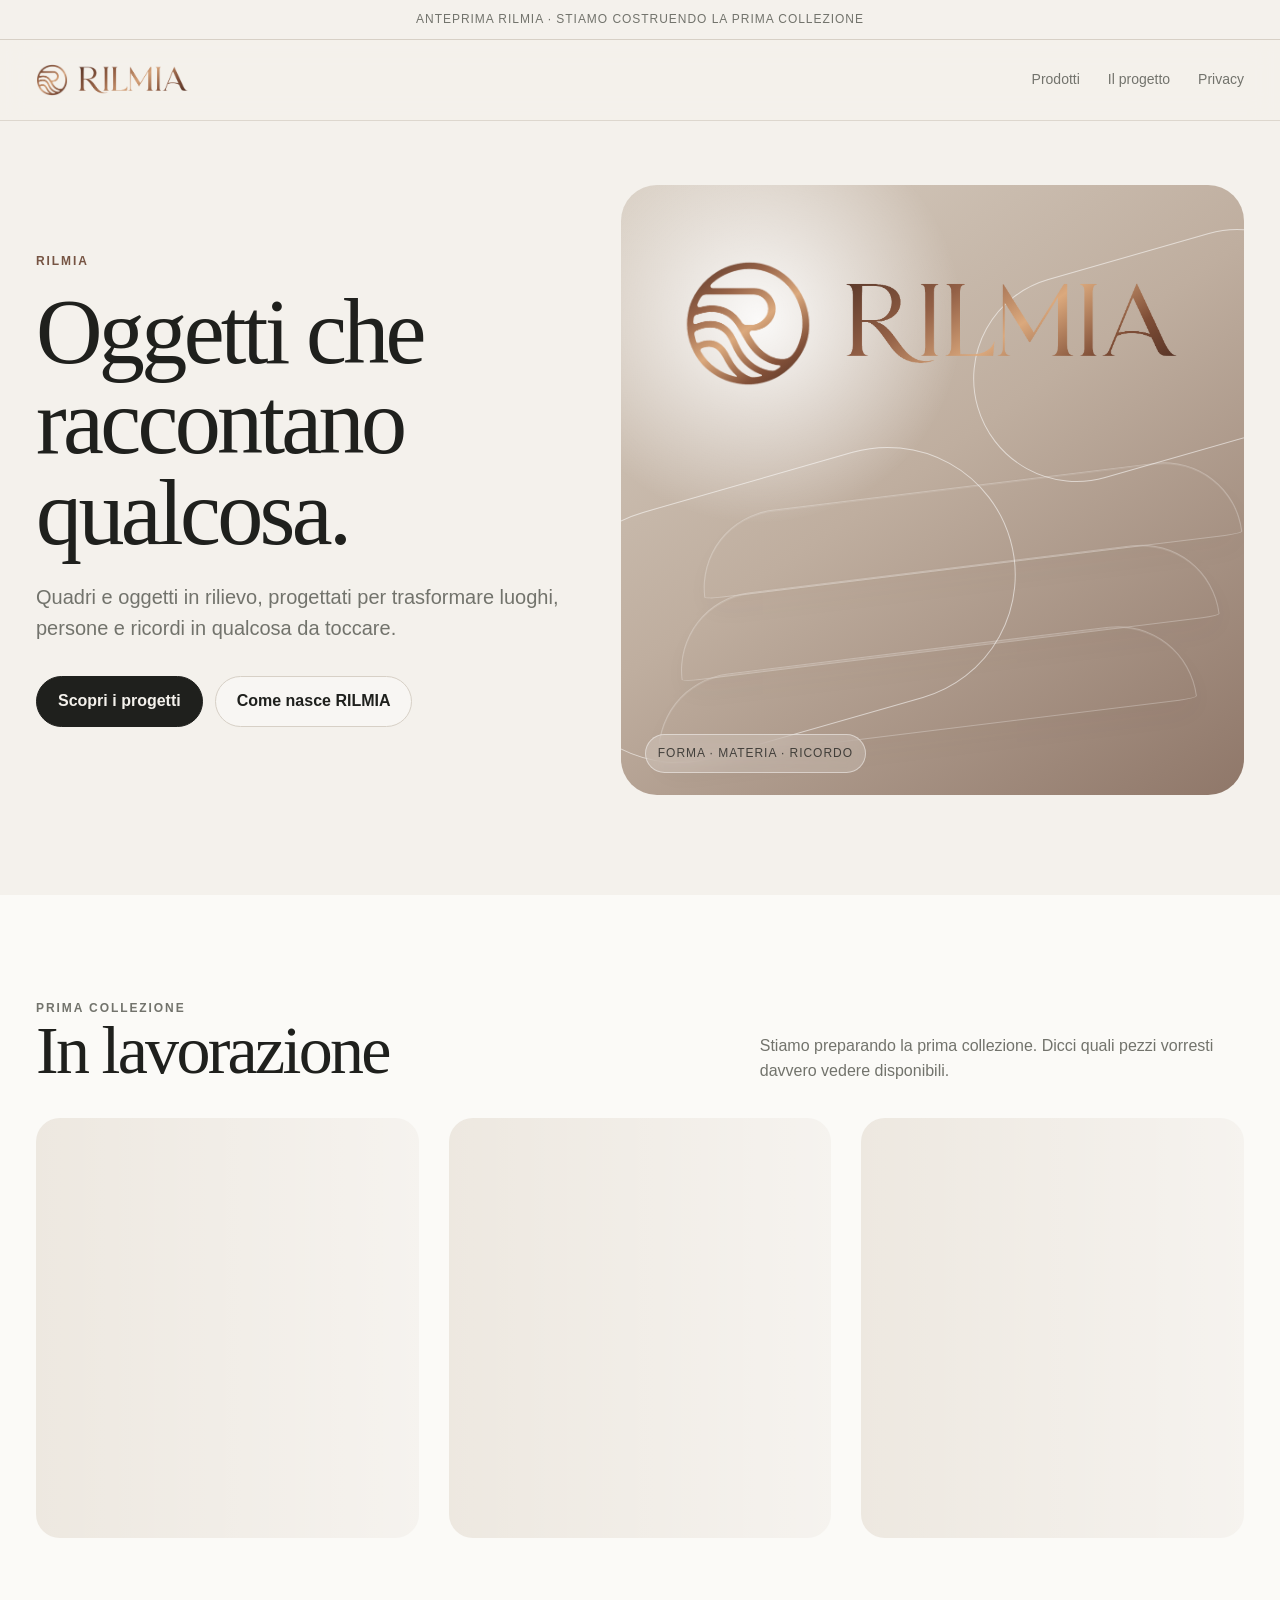
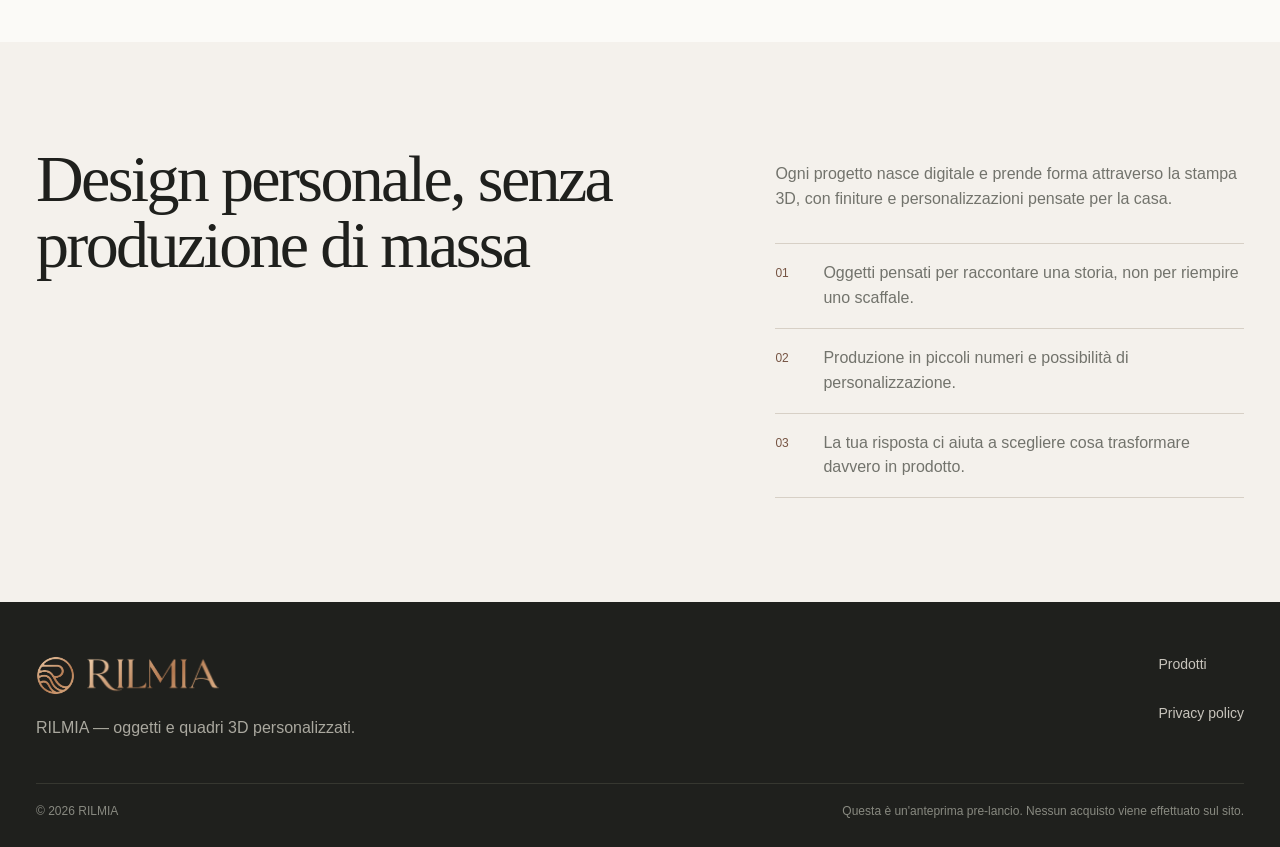
<file: index.html>
<!doctype html>
<html lang="it">
<head>
  <meta charset="utf-8">
  <meta name="viewport" content="width=device-width, initial-scale=1">
  <meta name="description" content="RILMIA crea quadri e oggetti 3D personalizzati per trasformare luoghi, persone e ricordi in forme da vivere.">
  <meta name="theme-color" content="#f4f1ec">
<title>RILMIA — Oggetti che raccontano qualcosa</title>




  <link rel="icon" type="image/png" href="[data-uri]">
  <style>
:root {
  --paper: #f4f1ec;
  --paper-2: #ebe5dc;
  --surface: #fbfaf7;
  --ink: #1f201d;
  --muted: #72736c;
  --line: #d7d0c6;
  --accent: #9a725e;
  --accent-deep: #765443;
  --olive: #6e7465;
  --white: #ffffff;
  --danger: #8a403c;
  --success: #526b55;
  --radius-sm: 14px;
  --radius-md: 24px;
  --radius-lg: 36px;
  --shadow: 0 18px 50px rgba(31, 32, 29, .07);
  --content: min(1320px, calc(100vw - 36px));
  --sans: "Avenir Next", "Segoe UI", Helvetica, Arial, sans-serif;
  --serif: Iowan Old Style, Baskerville, "Times New Roman", serif;
}

*,
*::before,
*::after {
  box-sizing: border-box;
}

html {
  scroll-behavior: smooth;
}

body {
  margin: 0;
  background: var(--paper);
  color: var(--ink);
  font-family: var(--sans);
  font-size: 16px;
  line-height: 1.55;
  -webkit-font-smoothing: antialiased;
}

body.modal-open,
body.menu-open {
  overflow: hidden;
}

img {
  display: block;
  max-width: 100%;
}

a {
  color: inherit;
  text-decoration: none;
}

button,
input {
  font: inherit;
}

button,
a {
  -webkit-tap-highlight-color: transparent;
}

button:focus-visible,
a:focus-visible,
input:focus-visible {
  outline: 2px solid var(--accent);
  outline-offset: 3px;
}

[hidden] {
  display: none !important;
}

.site-shell {
  width: var(--content);
  margin-inline: auto;
}

.announcement {
  padding: 10px 18px;
  border-bottom: 1px solid var(--line);
  text-align: center;
  color: var(--muted);
  font-size: 12px;
  letter-spacing: .08em;
  text-transform: uppercase;
}

.site-header {
  position: relative;
  z-index: 20;
  border-bottom: 1px solid rgba(215, 208, 198, .78);
  background: rgba(244, 241, 236, .9);
  backdrop-filter: blur(14px);
}

.site-header__inner {
  width: var(--content);
  min-height: 72px;
  margin: 0 auto;
  display: flex;
  align-items: center;
  justify-content: space-between;
  gap: 24px;
}

.wordmark {
  font-size: 18px;
  font-weight: 700;
  letter-spacing: .34em;
  line-height: 1;
}

.desktop-nav {
  display: none;
  align-items: center;
  gap: 28px;
  color: var(--muted);
  font-size: 14px;
}

.desktop-nav a:hover {
  color: var(--ink);
}

.menu-toggle {
  width: 44px;
  height: 44px;
  padding: 0;
  border: 0;
  background: transparent;
  display: grid;
  place-items: center;
  cursor: pointer;
}

.menu-toggle span,
.menu-toggle::before,
.menu-toggle::after {
  content: "";
  width: 21px;
  height: 1.5px;
  background: var(--ink);
  display: block;
  transition: transform .2s ease;
}

.menu-toggle span {
  margin: 5px 0;
}

.mobile-nav {
  position: fixed;
  inset: 72px 0 0;
  z-index: 30;
  padding: 28px 18px;
  background: var(--paper);
  border-top: 1px solid var(--line);
}

.mobile-nav__inner {
  display: grid;
  gap: 4px;
}

.mobile-nav a {
  padding: 16px 0;
  border-bottom: 1px solid var(--line);
  font-family: var(--serif);
  font-size: 30px;
}

.hero {
  padding: 42px 0 74px;
}

.hero__grid {
  width: var(--content);
  margin: 0 auto;
  display: grid;
  gap: 36px;
}

.eyebrow {
  margin: 0 0 16px;
  color: var(--accent-deep);
  font-size: 12px;
  font-weight: 700;
  letter-spacing: .16em;
  text-transform: uppercase;
}

.hero h1,
.section-heading h2,
.product-info h1,
.legal-page h1,
.result-card h1 {
  margin: 0;
  font-family: var(--serif);
  font-weight: 400;
  letter-spacing: -.04em;
  line-height: .98;
}

.hero h1 {
  max-width: 9.5ch;
  font-size: clamp(54px, 16vw, 94px);
}

.hero__copy {
  max-width: 620px;
}

.hero__copy > p:not(.eyebrow) {
  max-width: 52ch;
  margin: 24px 0 0;
  color: var(--muted);
  font-size: clamp(17px, 2vw, 20px);
}

.hero__actions {
  margin-top: 32px;
  display: flex;
  flex-wrap: wrap;
  gap: 12px;
}

.button {
  min-height: 48px;
  padding: 12px 21px;
  border: 1px solid var(--ink);
  border-radius: 999px;
  display: inline-flex;
  align-items: center;
  justify-content: center;
  gap: 8px;
  background: transparent;
  color: var(--ink);
  font-weight: 650;
  cursor: pointer;
  transition:
    transform .18s ease,
    background .18s ease,
    color .18s ease,
    border-color .18s ease;
}

.button:hover {
  transform: translateY(-1px);
}

.button--dark {
  background: var(--ink);
  color: var(--paper);
}

.button--dark:hover {
  background: #34352f;
}

.button--soft {
  border-color: var(--line);
  background: rgba(255,255,255,.35);
}

.button[disabled] {
  opacity: .55;
  cursor: wait;
  transform: none;
}

.hero-art {
  min-height: 410px;
  position: relative;
  overflow: hidden;
  border-radius: var(--radius-lg);
  background:
    radial-gradient(circle at 22% 22%, rgba(255,255,255,.92), transparent 30%),
    linear-gradient(145deg, #d7cdc1 0%, #bfae9f 47%, #8f7769 100%);
}

.hero-art::before,
.hero-art::after {
  content: "";
  position: absolute;
  border: 1px solid rgba(255,255,255,.55);
  border-radius: 999px;
  transform: rotate(-16deg);
}

.hero-art::before {
  width: 76%;
  height: 42%;
  left: -12%;
  bottom: 10%;
}

.hero-art::after {
  width: 60%;
  height: 34%;
  right: -16%;
  top: 11%;
}


.hero-art__tag {
  position: absolute;
  left: 24px;
  bottom: 22px;
  padding: 9px 12px;
  border: 1px solid rgba(255,255,255,.45);
  border-radius: 999px;
  background: rgba(255,255,255,.18);
  backdrop-filter: blur(8px);
  color: rgba(31,32,29,.78);
  font-size: 12px;
  letter-spacing: .08em;
  text-transform: uppercase;
}

.section {
  padding: 76px 0;
}

.section--surface {
  background: var(--surface);
}

.section-heading {
  width: var(--content);
  margin: 0 auto 34px;
  display: grid;
  gap: 16px;
}

.section-heading h2 {
  max-width: 11ch;
  font-size: clamp(42px, 11vw, 68px);
}

.section-heading p {
  max-width: 58ch;
  margin: 0;
  color: var(--muted);
}

.product-grid {
  width: var(--content);
  margin: 0 auto;
  display: grid;
  gap: 34px;
}

.product-card {
  min-width: 0;
}

.product-card__media {
  aspect-ratio: 4 / 5;
  position: relative;
  overflow: hidden;
  border-radius: var(--radius-md);
  display: block;
  background: var(--paper-2);
}

.product-card__media img,
.product-card__image {
  width: 100%;
  height: 100%;
  object-fit: cover;
  transition: transform .55s cubic-bezier(.2,.75,.25,1);
}

.product-card:hover .product-card__media img {
  transform: scale(1.025);
}

.product-status {
  position: absolute;
  left: 14px;
  top: 14px;
  padding: 8px 11px;
  border-radius: 999px;
  background: rgba(251,250,247,.9);
  backdrop-filter: blur(8px);
  font-size: 11px;
  font-weight: 700;
  letter-spacing: .08em;
  text-transform: uppercase;
}

.product-card__content {
  padding-top: 18px;
}

.product-card__content h3 {
  margin: 3px 0 0;
  font-family: var(--serif);
  font-size: 30px;
  font-weight: 400;
  letter-spacing: -.025em;
}

.product-card__eyebrow {
  margin: 0;
  color: var(--muted);
  font-size: 12px;
  letter-spacing: .08em;
  text-transform: uppercase;
}

.product-card__meta {
  margin-top: 13px;
  padding-top: 13px;
  border-top: 1px solid var(--line);
  display: flex;
  align-items: center;
  justify-content: space-between;
  gap: 15px;
  color: var(--muted);
  font-size: 13px;
}

.arrow-link {
  flex: 0 0 auto;
  width: 38px;
  height: 38px;
  display: grid;
  place-items: center;
  border: 1px solid var(--line);
  border-radius: 50%;
  color: var(--ink);
}

.image-placeholder {
  width: 100%;
  height: 100%;
  min-height: 260px;
  display: grid;
  place-items: center;
  background:
    linear-gradient(135deg, rgba(255,255,255,.5), transparent 42%),
    radial-gradient(circle at 70% 25%, #dbd0c6, transparent 32%),
    #c8b8aa;
  color: rgba(31,32,29,.72);
}

.image-placeholder span {
  font-size: 14px;
  font-weight: 700;
  letter-spacing: .35em;
}

.loading-grid,
.empty-state {
  width: var(--content);
  margin: 0 auto;
}

.loading-grid {
  display: grid;
  gap: 22px;
}

.skeleton {
  min-height: 420px;
  border-radius: var(--radius-md);
  background:
    linear-gradient(90deg,
      rgba(255,255,255,.12),
      rgba(255,255,255,.58),
      rgba(255,255,255,.12)
    ),
    var(--paper-2);
  background-size: 220% 100%;
  animation: shimmer 1.7s infinite linear;
}

@keyframes shimmer {
  to { background-position: -220% 0; }
}

.empty-state {
  padding: 42px 0 10px;
  border-top: 1px solid var(--line);
}

.empty-state strong {
  display: block;
  font-family: var(--serif);
  font-size: 30px;
  font-weight: 400;
}

.empty-state span {
  color: var(--muted);
}

.about-grid {
  width: var(--content);
  margin: 0 auto;
  display: grid;
  gap: 28px;
}

.about-grid__lead {
  font-family: var(--serif);
  font-size: clamp(38px, 10vw, 66px);
  letter-spacing: -.04em;
  line-height: 1;
}

.about-grid__lead p {
  margin: 0;
}

.about-grid__body {
  max-width: 58ch;
  color: var(--muted);
}

.about-points {
  margin-top: 32px;
  display: grid;
  gap: 0;
  border-top: 1px solid var(--line);
}

.about-point {
  padding: 17px 0;
  border-bottom: 1px solid var(--line);
  display: grid;
  grid-template-columns: 36px 1fr;
  gap: 12px;
}

.about-point__number {
  color: var(--accent-deep);
  font-size: 12px;
  padding-top: 3px;
}

.site-footer {
  padding: 52px 0 26px;
  background: var(--ink);
  color: #e8e3db;
}

.site-footer__grid {
  width: var(--content);
  margin: 0 auto;
  display: grid;
  gap: 38px;
}

.site-footer .wordmark {
  font-size: 21px;
}

.site-footer__text {
  max-width: 40ch;
  margin: 14px 0 0;
  color: #aaa89f;
}

.footer-links {
  display: grid;
  gap: 10px;
  color: #c8c4bc;
  font-size: 14px;
}

.footer-bottom {
  width: var(--content);
  margin: 42px auto 0;
  padding-top: 18px;
  border-top: 1px solid #363730;
  display: flex;
  flex-wrap: wrap;
  justify-content: space-between;
  gap: 10px 20px;
  color: #888980;
  font-size: 12px;
}

/* PRODUCT PAGE */
.product-page {
  padding: 34px 0 80px;
}

.product-layout {
  width: var(--content);
  margin: 0 auto;
  display: grid;
  gap: 34px;
}

.product-gallery__main {
  aspect-ratio: 1 / 1.14;
  overflow: hidden;
  border-radius: var(--radius-md);
  background: var(--paper-2);
}

.product-gallery__main img,
.product-gallery__main-image,
.product-gallery__main-placeholder {
  width: 100%;
  height: 100%;
  object-fit: cover;
}

.product-gallery__thumbs {
  margin-top: 10px;
  display: grid;
  grid-template-columns: repeat(5, 1fr);
  gap: 8px;
}

.gallery-thumb {
  aspect-ratio: 1;
  padding: 0;
  overflow: hidden;
  border: 1px solid transparent;
  border-radius: 10px;
  background: transparent;
  opacity: .64;
  cursor: pointer;
}

.gallery-thumb.is-active {
  opacity: 1;
  border-color: var(--ink);
}

.gallery-thumb img {
  width: 100%;
  height: 100%;
  object-fit: cover;
}

.product-info {
  align-self: start;
}

.product-info__status {
  display: inline-flex;
  margin-bottom: 18px;
  padding: 7px 11px;
  border: 1px solid var(--line);
  border-radius: 999px;
  color: var(--accent-deep);
  font-size: 11px;
  font-weight: 700;
  letter-spacing: .08em;
  text-transform: uppercase;
}

.product-info h1 {
  font-size: clamp(50px, 14vw, 82px);
}

.product-info__subtitle {
  max-width: 46ch;
  margin: 20px 0 0;
  color: var(--muted);
  font-size: 18px;
}

.product-info__price {
  margin: 30px 0 0;
  font-size: 17px;
  font-weight: 700;
}

.product-info__price small {
  display: block;
  color: var(--muted);
  font-size: 11px;
  font-weight: 500;
  letter-spacing: .08em;
  text-transform: uppercase;
}

.product-info__cta {
  width: 100%;
  margin-top: 26px;
}

.product-details {
  margin-top: 36px;
  border-top: 1px solid var(--line);
}

.product-detail-row {
  padding: 17px 0;
  border-bottom: 1px solid var(--line);
  display: grid;
  grid-template-columns: 120px 1fr;
  gap: 14px;
  font-size: 14px;
}

.product-detail-row dt {
  color: var(--muted);
}

.product-detail-row dd {
  margin: 0;
}

.product-story {
  width: var(--content);
  margin: 62px auto 0;
  padding-top: 42px;
  border-top: 1px solid var(--line);
  display: grid;
  gap: 24px;
}

.product-story h2 {
  margin: 0;
  font-family: var(--serif);
  font-size: clamp(38px, 9vw, 58px);
  font-weight: 400;
  letter-spacing: -.035em;
  line-height: 1;
}

.product-story p {
  max-width: 65ch;
  margin: 0;
  color: var(--muted);
  white-space: pre-line;
}

/* MODAL */
.modal {
  position: fixed;
  inset: 0;
  z-index: 100;
}

.modal__backdrop {
  position: absolute;
  inset: 0;
  background: rgba(23,24,21,.58);
  backdrop-filter: blur(7px);
}

.modal__panel {
  width: min(620px, calc(100vw - 24px));
  max-height: calc(100vh - 24px);
  overflow-y: auto;
  position: absolute;
  left: 50%;
  bottom: 12px;
  transform: translateX(-50%);
  padding: 26px 20px 22px;
  border-radius: 28px;
  background: var(--surface);
  box-shadow: 0 30px 90px rgba(0,0,0,.24);
}

.modal__close {
  width: 40px;
  height: 40px;
  position: absolute;
  right: 14px;
  top: 14px;
  border: 1px solid var(--line);
  border-radius: 50%;
  background: transparent;
  cursor: pointer;
}

.modal h2 {
  max-width: 11ch;
  margin: 4px 48px 8px 0;
  font-family: var(--serif);
  font-size: 42px;
  font-weight: 400;
  letter-spacing: -.035em;
  line-height: 1;
}

.modal__lead {
  margin: 0 0 26px;
  color: var(--muted);
}

.form-field {
  display: grid;
  gap: 8px;
  margin-bottom: 17px;
}

.form-field label {
  font-size: 13px;
  font-weight: 650;
}

.form-field input[type="email"],
.form-field input[type="number"] {
  width: 100%;
  min-height: 52px;
  padding: 12px 14px;
  border: 1px solid var(--line);
  border-radius: 13px;
  background: var(--white);
  color: var(--ink);
}

.form-field input:focus {
  border-color: var(--accent);
  outline: none;
  box-shadow: 0 0 0 3px rgba(154,114,94,.13);
}

.checkbox {
  margin: 6px 0 22px;
  display: grid;
  grid-template-columns: 20px 1fr;
  align-items: start;
  gap: 10px;
  color: var(--muted);
  font-size: 12px;
}

.checkbox input {
  width: 18px;
  height: 18px;
  margin: 1px 0 0;
  accent-color: var(--ink);
}

.checkbox a {
  text-decoration: underline;
  text-underline-offset: 2px;
}

.form-status {
  min-height: 22px;
  margin: 0 0 10px;
  color: var(--danger);
  font-size: 13px;
}

.form-success {
  padding: 24px 0 10px;
}

.form-success strong {
  display: block;
  font-family: var(--serif);
  font-size: 36px;
  font-weight: 400;
}

.form-success span {
  color: var(--muted);
}

/* LEGAL / RESULT */
.legal-page,
.result-page {
  min-height: calc(100vh - 73px);
  padding: 58px 0 90px;
}

.legal-page__inner,
.result-card {
  width: min(850px, calc(100vw - 36px));
  margin: 0 auto;
}

.legal-page h1,
.result-card h1 {
  font-size: clamp(48px, 12vw, 78px);
}

.legal-page__intro {
  max-width: 60ch;
  margin: 22px 0 46px;
  color: var(--muted);
}

.legal-section {
  padding: 26px 0;
  border-top: 1px solid var(--line);
}

.legal-section h2 {
  margin: 0 0 10px;
  font-size: 17px;
}

.legal-section p,
.legal-section li {
  color: var(--muted);
}

.legal-section ul {
  padding-left: 22px;
}

.result-card {
  padding-top: 40px;
}

.result-mark {
  width: 54px;
  height: 54px;
  margin-bottom: 24px;
  display: grid;
  place-items: center;
  border: 1px solid var(--line);
  border-radius: 50%;
  font-family: var(--serif);
  font-size: 28px;
}

.result-card p {
  max-width: 48ch;
  margin: 20px 0 28px;
  color: var(--muted);
}

/* UTILITIES */
.toast-host {
  position: fixed;
  z-index: 200;
  right: 16px;
  bottom: 16px;
  display: grid;
  gap: 8px;
}

.toast {
  max-width: min(360px, calc(100vw - 32px));
  padding: 13px 15px;
  border: 1px solid var(--line);
  border-radius: 13px;
  background: var(--surface);
  box-shadow: var(--shadow);
  opacity: 0;
  transform: translateY(8px);
  transition: all .2s ease;
}

.toast.is-visible {
  opacity: 1;
  transform: none;
}

.reveal {
  animation: reveal .6s both;
  animation-delay: var(--delay, 0ms);
}

@keyframes reveal {
  from {
    opacity: 0;
    transform: translateY(12px);
  }
}

@media (prefers-reduced-motion: reduce) {
  *,
  *::before,
  *::after {
    scroll-behavior: auto !important;
    animation-duration: .001ms !important;
    animation-iteration-count: 1 !important;
    transition-duration: .001ms !important;
  }
}

@media (min-width: 720px) {
  :root {
    --content: min(1320px, calc(100vw - 72px));
  }

  .site-header__inner {
    min-height: 80px;
  }

  .menu-toggle,
  .mobile-nav {
    display: none !important;
  }

  .desktop-nav {
    display: flex;
  }

  .hero {
    padding: 64px 0 100px;
  }

  .hero__grid {
    grid-template-columns: minmax(0, .92fr) minmax(380px, 1.08fr);
    align-items: center;
    gap: 54px;
  }

  .hero-art {
    min-height: 610px;
  }

  .section {
    padding: 104px 0;
  }

  .section-heading {
    grid-template-columns: minmax(0, .95fr) minmax(300px, .65fr);
    align-items: end;
  }

  .product-grid,
  .loading-grid {
    grid-template-columns: repeat(2, minmax(0, 1fr));
  }

  .about-grid {
    grid-template-columns: minmax(0, 1fr) minmax(320px, .7fr);
    gap: 70px;
  }

  .site-footer__grid {
    grid-template-columns: 1fr auto;
  }

  .product-layout {
    grid-template-columns: minmax(0, 1.15fr) minmax(340px, .85fr);
    gap: 64px;
    align-items: start;
  }

  .product-info {
    position: sticky;
    top: 112px;
  }

  .product-story {
    grid-template-columns: minmax(260px, .7fr) minmax(0, 1fr);
  }

  .modal__panel {
    bottom: auto;
    top: 50%;
    transform: translate(-50%, -50%);
    padding: 34px;
  }
}

@media (min-width: 1080px) {
  .product-grid,
  .loading-grid {
    grid-template-columns: repeat(3, minmax(0, 1fr));
    gap: 30px;
  }

  .product-card__media {
    aspect-ratio: 4 / 5.15;
  }

  .hero h1 {
    font-size: clamp(72px, 7.2vw, 116px);
  }
}


/* =========================================================
   RILMIA — IDENTITÀ APPROVATA
   simbolo + scritta separati, finitura rilievo/bronzo
   ========================================================= */
.brand-link {
  display: inline-flex;
  align-items: center;
  min-width: 0;
}

.brand-lockup {
  display: inline-flex;
  align-items: center;
  gap: 9px;
  height: 34px;
}

.brand-symbol,
.brand-wordmark {
  display: block;
  flex: 0 0 auto;
  background:
    linear-gradient(145deg, #553326 0%, #946044 31%, #d3a077 54%, #825039 77%, #492c21 100%);
  filter:
    drop-shadow(0 1px 0 rgba(255,255,255,.58))
    drop-shadow(0 2px 2px rgba(65,37,25,.18));
}

.brand-symbol {
  width: 32px;
  height: 32px;
  -webkit-mask: url("[data-uri]") center / contain no-repeat;
  mask: url("[data-uri]") center / contain no-repeat;
}

.brand-wordmark {
  width: 112px;
  height: 30px;
  -webkit-mask: url("[data-uri]") center / contain no-repeat;
  mask: url("[data-uri]") center / contain no-repeat;
}

@supports not ((mask: url("")) or (-webkit-mask: url(""))) {
  .brand-symbol {
    background: transparent url("[data-uri]") center / contain no-repeat;
  }
  .brand-wordmark {
    background: transparent url("[data-uri]") center / contain no-repeat;
  }
}

.site-footer .brand-lockup {
  height: 42px;
}

.site-footer .brand-symbol {
  width: 39px;
  height: 39px;
  background: linear-gradient(145deg, #f0d0ad, #b47a51 58%, #e0b58c);
}

.site-footer .brand-wordmark {
  width: 138px;
  height: 36px;
  background: linear-gradient(145deg, #f0d0ad, #b47a51 58%, #e0b58c);
}

.hero-brand {
  position: absolute;
  z-index: 4;
  left: clamp(24px, 5vw, 62px);
  top: clamp(30px, 7vw, 74px);
  right: clamp(24px, 5vw, 62px);
  display: grid;
  grid-template-columns: auto minmax(0, 1fr);
  align-items: center;
  gap: clamp(16px, 2.2vw, 30px);
}

.hero-brand .brand-symbol {
  width: clamp(82px, 12vw, 130px);
  height: clamp(82px, 12vw, 130px);
  background:
    linear-gradient(145deg, #513124 0%, #966247 29%, #dba97d 52%, #835139 76%, #482b20 100%);
  filter:
    drop-shadow(0 2px 0 rgba(255,255,255,.52))
    drop-shadow(0 8px 9px rgba(69,39,25,.23));
}

.hero-brand .brand-wordmark {
  width: min(100%, 380px);
  height: clamp(70px, 9vw, 108px);
  background:
    linear-gradient(145deg, #513124 0%, #936046 29%, #dba97d 52%, #7e4d36 76%, #472a20 100%);
  filter:
    drop-shadow(0 2px 0 rgba(255,255,255,.52))
    drop-shadow(0 8px 9px rgba(69,39,25,.22));
}

.hero-art__relief {
  position: absolute;
  inset: auto 5% 7% 8%;
  height: 43%;
  opacity: .44;
  transform: rotate(-7deg);
}

.hero-art__relief span {
  position: absolute;
  left: 0;
  right: 0;
  height: 31%;
  border: 1px solid rgba(255,255,255,.60);
  border-radius: 999px 999px 42% 42%;
  box-shadow:
    inset 0 1px 0 rgba(255,255,255,.28),
    0 13px 30px rgba(81,50,34,.07);
}

.hero-art__relief span:nth-child(1) { top: 0; transform: translateX(7%); }
.hero-art__relief span:nth-child(2) { top: 30%; transform: translateX(1%); }
.hero-art__relief span:nth-child(3) { top: 60%; transform: translateX(-5%); }

.wordmark {
  display: none;
}

@media (max-width: 420px) {
  .brand-lockup {
    gap: 7px;
  }

  .brand-symbol {
    width: 29px;
    height: 29px;
  }

  .brand-wordmark {
    width: 99px;
    height: 27px;
  }

  .hero-brand {
    grid-template-columns: 72px minmax(0, 1fr);
    gap: 12px;
    left: 22px;
    right: 22px;
    top: 28px;
  }

  .hero-brand .brand-symbol {
    width: 72px;
    height: 72px;
  }

  .hero-brand .brand-wordmark {
    width: 100%;
    height: 62px;
  }
}

</style>
  <script>
window.RILMIA_CONFIG = Object.freeze({
  API_URL: "https://script.google.com/macros/s/AKfycbxsMFN6wtDQnZLeILydhGnTCQIdBZ5mix4perwW59-XrvgP5bIa4fxM4Z-cCzrNdbBt/exec",
  BRIDGE_URL: "https://script.google.com/macros/s/AKfycbxsMFN6wtDQnZLeILydhGnTCQIdBZ5mix4perwW59-XrvgP5bIa4fxM4Z-cCzrNdbBt/exec?bridge=1",
  API_TIMEOUT_MS: 20000,

  BRAND_NAME: "RILMIA",
  PRIVACY_EMAIL: "privacy@rilmia.it",

  // Cambia questi valori quando avrai dominio/social definitivi.
  INSTAGRAM_URL: "",
  SITE_URL: "",

  PRODUCT_PAGE: "prodotto.html",
  PRIVACY_PAGE: "privacy.html",
  UNSUBSCRIBE_PAGE: "unsubscribe.html"
});

</script>
<script>
(() => {
  "use strict";

  const cfg = window.RILMIA_CONFIG;
  if (!cfg) throw new Error("RILMIA_CONFIG non caricato.");

  const SITE_ORIGIN = window.location.origin;
  const BRIDGE_URL = "https://script.google.com/macros/s/AKfycbxsMFN6wtDQnZLeILydhGnTCQIdBZ5mix4perwW59-XrvgP5bIa4fxM4Z-cCzrNdbBt/exec?bridge=1";

  let outerFrame = null;
  let bridgeSource = null;
  let bridgeReadyPromise = null;
  const pending = new Map();

  function requestId() {
    if (window.crypto && crypto.randomUUID) return crypto.randomUUID();
    return "req_" + Date.now() + "_" + Math.random().toString(36).slice(2);
  }

  function sourceBelongsToFrame(source, frameWindow) {
    try {
      let current = source;
      for (let i = 0; i < 6 && current; i++) {
        if (current === frameWindow) return true;
        if (current === current.parent) break;
        current = current.parent;
      }
    } catch (_) {
      // WindowProxy cross-origin: il confronto/parent è comunque normalmente disponibile.
    }
    return false;
  }

  window.addEventListener("message", event => {
    const data = event.data || {};
    if (data.type !== "RILMIA_FROM_IFRAME") return;

    // Apps Script HTMLService esegue il JS dentro un frame googleusercontent.
    // Non assumiamo che event.source === outerFrame.contentWindow:
    // catturiamo la vera finestra interna quando invia bridgeReady.
    if (data.action === "bridgeReady") {
      if (!outerFrame) return;

      const host = (() => {
        try { return new URL(event.origin).hostname; }
        catch (_) { return ""; }
      })();

      const googleOrigin =
        host === "script.google.com" ||
        host.endsWith(".googleusercontent.com");

      if (!googleOrigin) return;

      if (!sourceBelongsToFrame(event.source, outerFrame.contentWindow)) {
        return;
      }

      bridgeSource = event.source;
      document.dispatchEvent(new CustomEvent("rilmia:bridge-ready"));
      return;
    }

    if (data.action === "serverResponse" && data.idRequest) {
      const req = pending.get(data.idRequest);
      if (!req) return;

      pending.delete(data.idRequest);
      clearTimeout(req.timer);

      if (data.data && data.data.error) {
        req.reject(new Error(data.data.error));
      } else {
        req.resolve(data.data ? data.data.result : null);
      }
    }
  });

  function ensureBridge() {
    if (bridgeSource) return Promise.resolve();

    if (bridgeReadyPromise) return bridgeReadyPromise;

    bridgeReadyPromise = new Promise((resolve, reject) => {
      if (!document.body) {
        reject(new Error("DOM non pronto."));
        return;
      }

      outerFrame = document.createElement("iframe");
      outerFrame.src = BRIDGE_URL;
      outerFrame.title = "RILMIA backend bridge";
      outerFrame.setAttribute("aria-hidden", "true");
      outerFrame.tabIndex = -1;
      outerFrame.style.cssText =
        "position:fixed;width:1px;height:1px;left:-9999px;top:-9999px;border:0;opacity:0;pointer-events:none;";

      const timeout = window.setTimeout(() => {
        reject(new Error(
          "Bridge Apps Script non inizializzato. Verifica Bridge.html e il deployment."
        ));
      }, cfg.API_TIMEOUT_MS);

      const onReady = () => {
        clearTimeout(timeout);
        document.removeEventListener("rilmia:bridge-ready", onReady);
        resolve();
      };

      document.addEventListener("rilmia:bridge-ready", onReady);
      document.body.appendChild(outerFrame);
    });

    return bridgeReadyPromise;
  }

  async function call(action, payload = {}) {
    await ensureBridge();

    if (!bridgeSource) {
      throw new Error("Bridge non disponibile.");
    }

    const id = requestId();

    return new Promise((resolve, reject) => {
      const timer = window.setTimeout(() => {
        pending.delete(id);
        reject(new Error("Timeout backend RILMIA."));
      }, cfg.API_TIMEOUT_MS);

      pending.set(id, { resolve, reject, timer });

      bridgeSource.postMessage(
        {
          type: "RILMIA_FROM_PARENT",
          action: "serverRequest",
          idRequest: id,
          data: {
            functionName: "rilmiaRpc",
            arguments: JSON.stringify([action, payload])
          }
        },
        "*"
      );
    });
  }

  window.RilmiaAPI = Object.freeze({ call, ensureBridge });
})();

</script>
<script>
(() => {
  "use strict";

  function escapeHtml(value) {
    return String(value ?? "")
      .replace(/&/g, "&amp;")
      .replace(/</g, "&lt;")
      .replace(/>/g, "&gt;")
      .replace(/"/g, "&quot;")
      .replace(/'/g, "&#039;");
  }

  function formatPrice(value) {
    if (value === "" || value === null || value === undefined) return "";
    const number = Number(value);
    if (!Number.isFinite(number)) return String(value);
    return new Intl.NumberFormat("it-IT", {
      style: "currency",
      currency: "EUR",
      maximumFractionDigits: Number.isInteger(number) ? 0 : 2
    }).format(number);
  }

  function statusLabel(status) {
    const map = {
      in_arrivo: "In arrivo",
      disponibile: "Disponibile"
    };
    return map[status] || status || "";
  }

  function imageOrPlaceholder(url, alt, className = "") {
    if (!url) {
      return `
        <div class="image-placeholder ${escapeHtml(className)}" role="img"
             aria-label="${escapeHtml(alt || "Immagine prodotto")}">
          <span>RILMIA</span>
        </div>`;
    }

    return `
      <img
        class="${escapeHtml(className)}"
        src="${escapeHtml(url)}"
        alt="${escapeHtml(alt || "")}"
        loading="lazy"
        decoding="async"
      >`;
  }

  function setYear() {
    document.querySelectorAll("[data-current-year]").forEach(el => {
      el.textContent = String(new Date().getFullYear());
    });
  }

  function initMenu() {
    const button = document.querySelector("[data-menu-toggle]");
    const nav = document.querySelector("[data-mobile-nav]");
    if (!button || !nav) return;

    button.addEventListener("click", () => {
      const open = button.getAttribute("aria-expanded") === "true";
      button.setAttribute("aria-expanded", String(!open));
      nav.hidden = open;
      document.body.classList.toggle("menu-open", !open);
    });

    nav.querySelectorAll("a").forEach(link => {
      link.addEventListener("click", () => {
        button.setAttribute("aria-expanded", "false");
        nav.hidden = true;
        document.body.classList.remove("menu-open");
      });
    });
  }

  function showToast(message, type = "info") {
    let host = document.querySelector(".toast-host");
    if (!host) {
      host = document.createElement("div");
      host.className = "toast-host";
      host.setAttribute("aria-live", "polite");
      document.body.appendChild(host);
    }

    const toast = document.createElement("div");
    toast.className = `toast toast--${type}`;
    toast.textContent = message;
    host.appendChild(toast);

    requestAnimationFrame(() => toast.classList.add("is-visible"));

    window.setTimeout(() => {
      toast.classList.remove("is-visible");
      window.setTimeout(() => toast.remove(), 220);
    }, 3600);
  }

  document.addEventListener("DOMContentLoaded", () => {
    setYear();
    initMenu();
  });

  window.RilmiaUI = Object.freeze({
    escapeHtml,
    formatPrice,
    statusLabel,
    imageOrPlaceholder,
    showToast
  });
})();

</script>
<script>
(() => {
  "use strict";

  const SESSION_KEY = "rilmia_session_id";
  const UTM_KEY = "rilmia_utm";

  function randomId() {
    if (window.crypto && crypto.randomUUID) return crypto.randomUUID();
    return "ses_" + Date.now() + "_" + Math.random().toString(36).slice(2);
  }

  function sessionId() {
    let id = sessionStorage.getItem(SESSION_KEY);
    if (!id) {
      id = randomId();
      sessionStorage.setItem(SESSION_KEY, id);
    }
    return id;
  }

  function captureUtm() {
    const url = new URL(window.location.href);
    const current = {
      utm_source: url.searchParams.get("utm_source") || "",
      utm_medium: url.searchParams.get("utm_medium") || "",
      utm_campaign: url.searchParams.get("utm_campaign") || ""
    };

    if (current.utm_source || current.utm_medium || current.utm_campaign) {
      sessionStorage.setItem(UTM_KEY, JSON.stringify(current));
      return current;
    }

    try {
      return JSON.parse(sessionStorage.getItem(UTM_KEY) || "{}");
    } catch {
      return {};
    }
  }

  function context(extra = {}) {
    const utm = captureUtm();

    return {
      sessionId: sessionId(),
      page: window.location.pathname + window.location.search,
      referrer: document.referrer || "",
      utm_source: utm.utm_source || "",
      utm_medium: utm.utm_medium || "",
      utm_campaign: utm.utm_campaign || "",
      ...extra
    };
  }

  async function track(eventType, extra = {}) {
    try {
      await window.RilmiaAPI.call("track", {
        eventType,
        ...context(extra)
      });
    } catch (error) {
      // L'analytics non deve mai bloccare la navigazione.
      console.warn("RILMIA analytics:", error.message);
    }
  }

  window.RilmiaAnalytics = Object.freeze({
    track,
    context,
    sessionId
  });
})();

</script>
<script>
(() => {
  "use strict";

  const productsGrid = document.querySelector("[data-products-grid]");
  const loading = document.querySelector("[data-products-loading]");
  const empty = document.querySelector("[data-products-empty]");

  async function loadHome() {
    try {
      const [homeResponse, productsResponse] = await Promise.all([
        window.RilmiaAPI.call("getHome"),
        window.RilmiaAPI.call("getProducts")
      ]);

      if (homeResponse && homeResponse.success) {
        applyHome(homeResponse.home || {});
      }

      if (!productsResponse || !productsResponse.success) {
        throw new Error(
          (productsResponse && productsResponse.message) ||
          "Impossibile caricare i prodotti."
        );
      }

      renderProducts(productsResponse.products || []);
    } catch (error) {
      loading.hidden = true;
      empty.hidden = false;
      empty.querySelector("strong").textContent =
        "Non riusciamo a caricare i prodotti.";
      empty.querySelector("span").textContent =
        error.message || "Riprova tra qualche secondo.";
      console.error(error);
    }
  }

  function applyHome(home) {
    const bindings = {
      hero_eyebrow: "[data-home-hero-eyebrow]",
      hero_title: "[data-home-hero-title]",
      hero_text: "[data-home-hero-text]",
      products_title: "[data-home-products-title]",
      products_text: "[data-home-products-text]",
      about_title: "[data-home-about-title]",
      about_text: "[data-home-about-text]",
      footer_text: "[data-home-footer-text]"
    };

    Object.entries(bindings).forEach(([key, selector]) => {
      const element = document.querySelector(selector);
      if (element && home[key]) element.textContent = home[key];
    });
  }

  function renderProducts(products) {
    loading.hidden = true;

    if (!products.length) {
      empty.hidden = false;
      return;
    }

    empty.hidden = true;

    productsGrid.innerHTML = products.map((product, index) => {
      const href = `${window.RILMIA_CONFIG.PRODUCT_PAGE}?slug=${encodeURIComponent(product.slug)}`;
      const status = window.RilmiaUI.statusLabel(product.stato);
      const price = window.RilmiaUI.formatPrice(product.prezzo);
      const image = window.RilmiaUI.imageOrPlaceholder(
        product.foto_cover,
        product.nome,
        "product-card__image"
      );

      return `
        <article class="product-card reveal" style="--delay:${Math.min(index * 70, 350)}ms">
          <a class="product-card__media" href="${href}" aria-label="Scopri ${window.RilmiaUI.escapeHtml(product.nome)}">
            ${image}
            ${status ? `<span class="product-status">${window.RilmiaUI.escapeHtml(status)}</span>` : ""}
          </a>

          <div class="product-card__content">
            <div>
              <p class="product-card__eyebrow">${window.RilmiaUI.escapeHtml(product.materiali || "Oggetto 3D")}</p>
              <h3><a href="${href}">${window.RilmiaUI.escapeHtml(product.nome)}</a></h3>
            </div>

            <div class="product-card__meta">
              ${price ? `<span>Indicativamente ${price}</span>` : `<span>Prezzo in definizione</span>`}
              <a class="arrow-link" href="${href}" aria-label="Apri ${window.RilmiaUI.escapeHtml(product.nome)}">↗</a>
            </div>
          </div>
        </article>
      `;
    }).join("");
  }

  document.addEventListener("DOMContentLoaded", () => {
    loadHome();
    window.RilmiaAnalytics.track("page_view");
  });
})();

</script>
  <meta name="rilmia-build" content="final-bridge-v2">
</head>
<body>
  <div class="announcement">
    Anteprima RILMIA · stiamo costruendo la prima collezione
  </div>

  <header class="site-header">
    <div class="site-header__inner">
      <a class="brand-link" href="index.html" aria-label="RILMIA, home"><span class="brand-lockup" aria-label="RILMIA">
          <span class="brand-symbol" aria-hidden="true"></span>
          <span class="brand-wordmark" aria-hidden="true"></span>
        </span></a>

      <nav class="desktop-nav" aria-label="Navigazione principale">
        <a href="#prodotti">Prodotti</a>
        <a href="#manifesto">Il progetto</a>
        <a href="privacy.html">Privacy</a>
      </nav>

      <button class="menu-toggle" type="button" data-menu-toggle
              aria-expanded="false" aria-label="Apri menu">
        <span></span>
      </button>
    </div>
  </header>

  <nav class="mobile-nav" data-mobile-nav hidden aria-label="Navigazione mobile">
    <div class="mobile-nav__inner">
      <a href="#prodotti">Prodotti</a>
      <a href="#manifesto">Il progetto</a>
      <a href="privacy.html">Privacy</a>
    </div>
  </nav>

  <main>
    <section class="hero">
      <div class="hero__grid">
        <div class="hero__copy">
          <p class="eyebrow" data-home-hero-eyebrow>RILMIA</p>
          <h1 data-home-hero-title>Oggetti che raccontano qualcosa.</h1>
          <p data-home-hero-text>
            Quadri e oggetti in rilievo, progettati per trasformare luoghi,
            persone e ricordi in qualcosa da toccare.
          </p>

          <div class="hero__actions">
            <a class="button button--dark" href="#prodotti">Scopri i progetti</a>
            <a class="button button--soft" href="#manifesto">Come nasce RILMIA</a>
          </div>
        </div>

        <div class="hero-art" aria-label="Identità visiva RILMIA">
          <div class="hero-brand" aria-label="Logo RILMIA">
            <span class="hero-brand__symbol brand-symbol" aria-hidden="true"></span>
            <span class="hero-brand__wordmark brand-wordmark" aria-hidden="true"></span>
          </div>
          <div class="hero-art__relief" aria-hidden="true">
            <span></span><span></span><span></span>
          </div>
          <span class="hero-art__tag">Forma · materia · ricordo</span>
        </div>
      </div>
    </section>

    <section class="section section--surface" id="prodotti">
      <div class="section-heading">
        <div>
          <p class="eyebrow">Prima collezione</p>
          <h2 data-home-products-title>In lavorazione</h2>
        </div>
        <p data-home-products-text>
          Stiamo preparando la prima collezione. Dicci quali pezzi vorresti
          davvero vedere disponibili.
        </p>
      </div>

      <div class="loading-grid" data-products-loading aria-label="Caricamento prodotti">
        <div class="skeleton"></div>
        <div class="skeleton"></div>
        <div class="skeleton"></div>
      </div>

      <div class="product-grid" data-products-grid></div>

      <div class="empty-state" data-products-empty hidden>
        <strong>I primi pezzi stanno prendendo forma.</strong>
        <span>Presto troverai qui i progetti RILMIA da valutare.</span>
      </div>
    </section>

    <section class="section" id="manifesto">
      <div class="about-grid">
        <div class="about-grid__lead">
          <p data-home-about-title>Design personale, senza produzione di massa</p>
        </div>

        <div class="about-grid__body">
          <p data-home-about-text>
            Ogni progetto nasce digitale e prende forma attraverso la stampa 3D,
            con finiture e personalizzazioni pensate per la casa.
          </p>

          <div class="about-points">
            <div class="about-point">
              <span class="about-point__number">01</span>
              <span>Oggetti pensati per raccontare una storia, non per riempire uno scaffale.</span>
            </div>
            <div class="about-point">
              <span class="about-point__number">02</span>
              <span>Produzione in piccoli numeri e possibilità di personalizzazione.</span>
            </div>
            <div class="about-point">
              <span class="about-point__number">03</span>
              <span>La tua risposta ci aiuta a scegliere cosa trasformare davvero in prodotto.</span>
            </div>
          </div>
        </div>
      </div>
    </section>
  </main>

  <footer class="site-footer">
    <div class="site-footer__grid">
      <div>
        <a class="brand-link" href="index.html"><span class="brand-lockup" aria-label="RILMIA">
          <span class="brand-symbol" aria-hidden="true"></span>
          <span class="brand-wordmark" aria-hidden="true"></span>
        </span></a>
        <p class="site-footer__text" data-home-footer-text>
          RILMIA — oggetti e quadri 3D personalizzati.
        </p>
      </div>

      <div class="footer-links">
        <a href="#prodotti">Prodotti</a>
        <a href="privacy.html">Privacy policy</a>
      </div>
    </div>

    <div class="footer-bottom">
      <span>© <span data-current-year></span> RILMIA</span>
      <span>Questa è un'anteprima pre-lancio. Nessun acquisto viene effettuato sul sito.</span>
    </div>
  </footer>

  <noscript>
    <div style="padding:20px;text-align:center">
      Per visualizzare i prodotti RILMIA è necessario abilitare JavaScript.
    </div>
  </noscript>
</body>
</html>
</file>
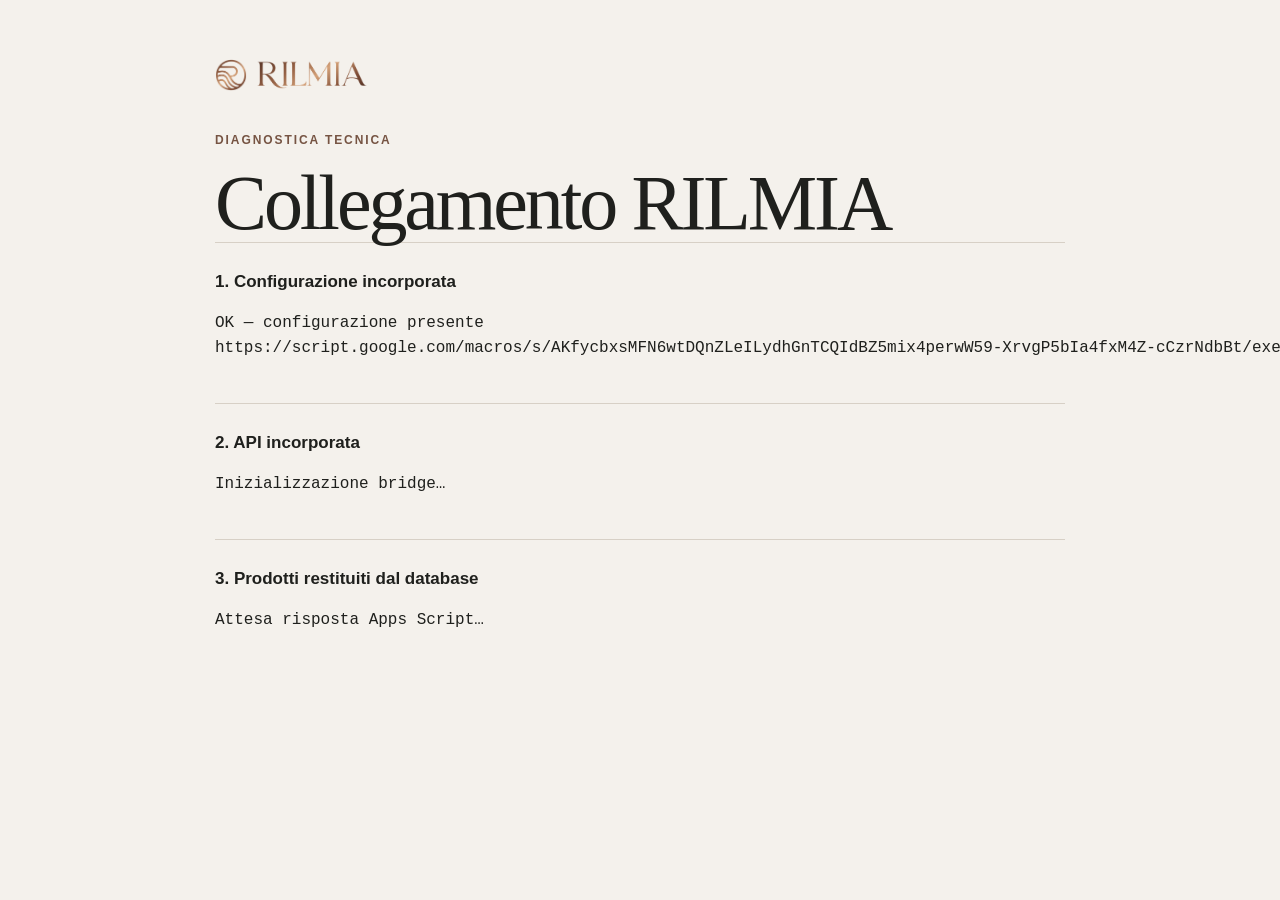
<file: diagnostica.html>
<!doctype html>
<html lang="it">
<head>
  <meta charset="utf-8">
  <meta name="viewport" content="width=device-width,initial-scale=1">
  <meta name="theme-color" content="#f4f1ec">
  <link rel="icon" type="image/png" href="[data-uri]">
  <title>Diagnostica — RILMIA</title>
  <style>:root {
  --paper: #f4f1ec;
  --paper-2: #ebe5dc;
  --surface: #fbfaf7;
  --ink: #1f201d;
  --muted: #72736c;
  --line: #d7d0c6;
  --accent: #9a725e;
  --accent-deep: #765443;
  --olive: #6e7465;
  --white: #ffffff;
  --danger: #8a403c;
  --success: #526b55;
  --radius-sm: 14px;
  --radius-md: 24px;
  --radius-lg: 36px;
  --shadow: 0 18px 50px rgba(31, 32, 29, .07);
  --content: min(1320px, calc(100vw - 36px));
  --sans: "Avenir Next", "Segoe UI", Helvetica, Arial, sans-serif;
  --serif: Iowan Old Style, Baskerville, "Times New Roman", serif;
}

*,
*::before,
*::after {
  box-sizing: border-box;
}

html {
  scroll-behavior: smooth;
}

body {
  margin: 0;
  background: var(--paper);
  color: var(--ink);
  font-family: var(--sans);
  font-size: 16px;
  line-height: 1.55;
  -webkit-font-smoothing: antialiased;
}

body.modal-open,
body.menu-open {
  overflow: hidden;
}

img {
  display: block;
  max-width: 100%;
}

a {
  color: inherit;
  text-decoration: none;
}

button,
input {
  font: inherit;
}

button,
a {
  -webkit-tap-highlight-color: transparent;
}

button:focus-visible,
a:focus-visible,
input:focus-visible {
  outline: 2px solid var(--accent);
  outline-offset: 3px;
}

[hidden] {
  display: none !important;
}

.site-shell {
  width: var(--content);
  margin-inline: auto;
}

.announcement {
  padding: 10px 18px;
  border-bottom: 1px solid var(--line);
  text-align: center;
  color: var(--muted);
  font-size: 12px;
  letter-spacing: .08em;
  text-transform: uppercase;
}

.site-header {
  position: relative;
  z-index: 20;
  border-bottom: 1px solid rgba(215, 208, 198, .78);
  background: rgba(244, 241, 236, .9);
  backdrop-filter: blur(14px);
}

.site-header__inner {
  width: var(--content);
  min-height: 72px;
  margin: 0 auto;
  display: flex;
  align-items: center;
  justify-content: space-between;
  gap: 24px;
}

.wordmark {
  font-size: 18px;
  font-weight: 700;
  letter-spacing: .34em;
  line-height: 1;
}

.desktop-nav {
  display: none;
  align-items: center;
  gap: 28px;
  color: var(--muted);
  font-size: 14px;
}

.desktop-nav a:hover {
  color: var(--ink);
}

.menu-toggle {
  width: 44px;
  height: 44px;
  padding: 0;
  border: 0;
  background: transparent;
  display: grid;
  place-items: center;
  cursor: pointer;
}

.menu-toggle span,
.menu-toggle::before,
.menu-toggle::after {
  content: "";
  width: 21px;
  height: 1.5px;
  background: var(--ink);
  display: block;
  transition: transform .2s ease;
}

.menu-toggle span {
  margin: 5px 0;
}

.mobile-nav {
  position: fixed;
  inset: 72px 0 0;
  z-index: 30;
  padding: 28px 18px;
  background: var(--paper);
  border-top: 1px solid var(--line);
}

.mobile-nav__inner {
  display: grid;
  gap: 4px;
}

.mobile-nav a {
  padding: 16px 0;
  border-bottom: 1px solid var(--line);
  font-family: var(--serif);
  font-size: 30px;
}

.hero {
  padding: 42px 0 74px;
}

.hero__grid {
  width: var(--content);
  margin: 0 auto;
  display: grid;
  gap: 36px;
}

.eyebrow {
  margin: 0 0 16px;
  color: var(--accent-deep);
  font-size: 12px;
  font-weight: 700;
  letter-spacing: .16em;
  text-transform: uppercase;
}

.hero h1,
.section-heading h2,
.product-info h1,
.legal-page h1,
.result-card h1 {
  margin: 0;
  font-family: var(--serif);
  font-weight: 400;
  letter-spacing: -.04em;
  line-height: .98;
}

.hero h1 {
  max-width: 9.5ch;
  font-size: clamp(54px, 16vw, 94px);
}

.hero__copy {
  max-width: 620px;
}

.hero__copy > p:not(.eyebrow) {
  max-width: 52ch;
  margin: 24px 0 0;
  color: var(--muted);
  font-size: clamp(17px, 2vw, 20px);
}

.hero__actions {
  margin-top: 32px;
  display: flex;
  flex-wrap: wrap;
  gap: 12px;
}

.button {
  min-height: 48px;
  padding: 12px 21px;
  border: 1px solid var(--ink);
  border-radius: 999px;
  display: inline-flex;
  align-items: center;
  justify-content: center;
  gap: 8px;
  background: transparent;
  color: var(--ink);
  font-weight: 650;
  cursor: pointer;
  transition:
    transform .18s ease,
    background .18s ease,
    color .18s ease,
    border-color .18s ease;
}

.button:hover {
  transform: translateY(-1px);
}

.button--dark {
  background: var(--ink);
  color: var(--paper);
}

.button--dark:hover {
  background: #34352f;
}

.button--soft {
  border-color: var(--line);
  background: rgba(255,255,255,.35);
}

.button[disabled] {
  opacity: .55;
  cursor: wait;
  transform: none;
}

.hero-art {
  min-height: 410px;
  position: relative;
  overflow: hidden;
  border-radius: var(--radius-lg);
  background:
    radial-gradient(circle at 22% 22%, rgba(255,255,255,.92), transparent 30%),
    linear-gradient(145deg, #d7cdc1 0%, #bfae9f 47%, #8f7769 100%);
}

.hero-art::before,
.hero-art::after {
  content: "";
  position: absolute;
  border: 1px solid rgba(255,255,255,.55);
  border-radius: 999px;
  transform: rotate(-16deg);
}

.hero-art::before {
  width: 76%;
  height: 42%;
  left: -12%;
  bottom: 10%;
}

.hero-art::after {
  width: 60%;
  height: 34%;
  right: -16%;
  top: 11%;
}


.hero-art__tag {
  position: absolute;
  left: 24px;
  bottom: 22px;
  padding: 9px 12px;
  border: 1px solid rgba(255,255,255,.45);
  border-radius: 999px;
  background: rgba(255,255,255,.18);
  backdrop-filter: blur(8px);
  color: rgba(31,32,29,.78);
  font-size: 12px;
  letter-spacing: .08em;
  text-transform: uppercase;
}

.section {
  padding: 76px 0;
}

.section--surface {
  background: var(--surface);
}

.section-heading {
  width: var(--content);
  margin: 0 auto 34px;
  display: grid;
  gap: 16px;
}

.section-heading h2 {
  max-width: 11ch;
  font-size: clamp(42px, 11vw, 68px);
}

.section-heading p {
  max-width: 58ch;
  margin: 0;
  color: var(--muted);
}

.product-grid {
  width: var(--content);
  margin: 0 auto;
  display: grid;
  gap: 34px;
}

.product-card {
  min-width: 0;
}

.product-card__media {
  aspect-ratio: 4 / 5;
  position: relative;
  overflow: hidden;
  border-radius: var(--radius-md);
  display: block;
  background: var(--paper-2);
}

.product-card__media img,
.product-card__image {
  width: 100%;
  height: 100%;
  object-fit: cover;
  transition: transform .55s cubic-bezier(.2,.75,.25,1);
}

.product-card:hover .product-card__media img {
  transform: scale(1.025);
}

.product-status {
  position: absolute;
  left: 14px;
  top: 14px;
  padding: 8px 11px;
  border-radius: 999px;
  background: rgba(251,250,247,.9);
  backdrop-filter: blur(8px);
  font-size: 11px;
  font-weight: 700;
  letter-spacing: .08em;
  text-transform: uppercase;
}

.product-card__content {
  padding-top: 18px;
}

.product-card__content h3 {
  margin: 3px 0 0;
  font-family: var(--serif);
  font-size: 30px;
  font-weight: 400;
  letter-spacing: -.025em;
}

.product-card__eyebrow {
  margin: 0;
  color: var(--muted);
  font-size: 12px;
  letter-spacing: .08em;
  text-transform: uppercase;
}

.product-card__meta {
  margin-top: 13px;
  padding-top: 13px;
  border-top: 1px solid var(--line);
  display: flex;
  align-items: center;
  justify-content: space-between;
  gap: 15px;
  color: var(--muted);
  font-size: 13px;
}

.arrow-link {
  flex: 0 0 auto;
  width: 38px;
  height: 38px;
  display: grid;
  place-items: center;
  border: 1px solid var(--line);
  border-radius: 50%;
  color: var(--ink);
}

.image-placeholder {
  width: 100%;
  height: 100%;
  min-height: 260px;
  display: grid;
  place-items: center;
  background:
    linear-gradient(135deg, rgba(255,255,255,.5), transparent 42%),
    radial-gradient(circle at 70% 25%, #dbd0c6, transparent 32%),
    #c8b8aa;
  color: rgba(31,32,29,.72);
}

.image-placeholder span {
  font-size: 14px;
  font-weight: 700;
  letter-spacing: .35em;
}

.loading-grid,
.empty-state {
  width: var(--content);
  margin: 0 auto;
}

.loading-grid {
  display: grid;
  gap: 22px;
}

.skeleton {
  min-height: 420px;
  border-radius: var(--radius-md);
  background:
    linear-gradient(90deg,
      rgba(255,255,255,.12),
      rgba(255,255,255,.58),
      rgba(255,255,255,.12)
    ),
    var(--paper-2);
  background-size: 220% 100%;
  animation: shimmer 1.7s infinite linear;
}

@keyframes shimmer {
  to { background-position: -220% 0; }
}

.empty-state {
  padding: 42px 0 10px;
  border-top: 1px solid var(--line);
}

.empty-state strong {
  display: block;
  font-family: var(--serif);
  font-size: 30px;
  font-weight: 400;
}

.empty-state span {
  color: var(--muted);
}

.about-grid {
  width: var(--content);
  margin: 0 auto;
  display: grid;
  gap: 28px;
}

.about-grid__lead {
  font-family: var(--serif);
  font-size: clamp(38px, 10vw, 66px);
  letter-spacing: -.04em;
  line-height: 1;
}

.about-grid__lead p {
  margin: 0;
}

.about-grid__body {
  max-width: 58ch;
  color: var(--muted);
}

.about-points {
  margin-top: 32px;
  display: grid;
  gap: 0;
  border-top: 1px solid var(--line);
}

.about-point {
  padding: 17px 0;
  border-bottom: 1px solid var(--line);
  display: grid;
  grid-template-columns: 36px 1fr;
  gap: 12px;
}

.about-point__number {
  color: var(--accent-deep);
  font-size: 12px;
  padding-top: 3px;
}

.site-footer {
  padding: 52px 0 26px;
  background: var(--ink);
  color: #e8e3db;
}

.site-footer__grid {
  width: var(--content);
  margin: 0 auto;
  display: grid;
  gap: 38px;
}

.site-footer .wordmark {
  font-size: 21px;
}

.site-footer__text {
  max-width: 40ch;
  margin: 14px 0 0;
  color: #aaa89f;
}

.footer-links {
  display: grid;
  gap: 10px;
  color: #c8c4bc;
  font-size: 14px;
}

.footer-bottom {
  width: var(--content);
  margin: 42px auto 0;
  padding-top: 18px;
  border-top: 1px solid #363730;
  display: flex;
  flex-wrap: wrap;
  justify-content: space-between;
  gap: 10px 20px;
  color: #888980;
  font-size: 12px;
}

/* PRODUCT PAGE */
.product-page {
  padding: 34px 0 80px;
}

.product-layout {
  width: var(--content);
  margin: 0 auto;
  display: grid;
  gap: 34px;
}

.product-gallery__main {
  aspect-ratio: 1 / 1.14;
  overflow: hidden;
  border-radius: var(--radius-md);
  background: var(--paper-2);
}

.product-gallery__main img,
.product-gallery__main-image,
.product-gallery__main-placeholder {
  width: 100%;
  height: 100%;
  object-fit: cover;
}

.product-gallery__thumbs {
  margin-top: 10px;
  display: grid;
  grid-template-columns: repeat(5, 1fr);
  gap: 8px;
}

.gallery-thumb {
  aspect-ratio: 1;
  padding: 0;
  overflow: hidden;
  border: 1px solid transparent;
  border-radius: 10px;
  background: transparent;
  opacity: .64;
  cursor: pointer;
}

.gallery-thumb.is-active {
  opacity: 1;
  border-color: var(--ink);
}

.gallery-thumb img {
  width: 100%;
  height: 100%;
  object-fit: cover;
}

.product-info {
  align-self: start;
}

.product-info__status {
  display: inline-flex;
  margin-bottom: 18px;
  padding: 7px 11px;
  border: 1px solid var(--line);
  border-radius: 999px;
  color: var(--accent-deep);
  font-size: 11px;
  font-weight: 700;
  letter-spacing: .08em;
  text-transform: uppercase;
}

.product-info h1 {
  font-size: clamp(50px, 14vw, 82px);
}

.product-info__subtitle {
  max-width: 46ch;
  margin: 20px 0 0;
  color: var(--muted);
  font-size: 18px;
}

.product-info__price {
  margin: 30px 0 0;
  font-size: 17px;
  font-weight: 700;
}

.product-info__price small {
  display: block;
  color: var(--muted);
  font-size: 11px;
  font-weight: 500;
  letter-spacing: .08em;
  text-transform: uppercase;
}

.product-info__cta {
  width: 100%;
  margin-top: 26px;
}

.product-details {
  margin-top: 36px;
  border-top: 1px solid var(--line);
}

.product-detail-row {
  padding: 17px 0;
  border-bottom: 1px solid var(--line);
  display: grid;
  grid-template-columns: 120px 1fr;
  gap: 14px;
  font-size: 14px;
}

.product-detail-row dt {
  color: var(--muted);
}

.product-detail-row dd {
  margin: 0;
}

.product-story {
  width: var(--content);
  margin: 62px auto 0;
  padding-top: 42px;
  border-top: 1px solid var(--line);
  display: grid;
  gap: 24px;
}

.product-story h2 {
  margin: 0;
  font-family: var(--serif);
  font-size: clamp(38px, 9vw, 58px);
  font-weight: 400;
  letter-spacing: -.035em;
  line-height: 1;
}

.product-story p {
  max-width: 65ch;
  margin: 0;
  color: var(--muted);
  white-space: pre-line;
}

/* MODAL */
.modal {
  position: fixed;
  inset: 0;
  z-index: 100;
}

.modal__backdrop {
  position: absolute;
  inset: 0;
  background: rgba(23,24,21,.58);
  backdrop-filter: blur(7px);
}

.modal__panel {
  width: min(620px, calc(100vw - 24px));
  max-height: calc(100vh - 24px);
  overflow-y: auto;
  position: absolute;
  left: 50%;
  bottom: 12px;
  transform: translateX(-50%);
  padding: 26px 20px 22px;
  border-radius: 28px;
  background: var(--surface);
  box-shadow: 0 30px 90px rgba(0,0,0,.24);
}

.modal__close {
  width: 40px;
  height: 40px;
  position: absolute;
  right: 14px;
  top: 14px;
  border: 1px solid var(--line);
  border-radius: 50%;
  background: transparent;
  cursor: pointer;
}

.modal h2 {
  max-width: 11ch;
  margin: 4px 48px 8px 0;
  font-family: var(--serif);
  font-size: 42px;
  font-weight: 400;
  letter-spacing: -.035em;
  line-height: 1;
}

.modal__lead {
  margin: 0 0 26px;
  color: var(--muted);
}

.form-field {
  display: grid;
  gap: 8px;
  margin-bottom: 17px;
}

.form-field label {
  font-size: 13px;
  font-weight: 650;
}

.form-field input[type="email"],
.form-field input[type="number"] {
  width: 100%;
  min-height: 52px;
  padding: 12px 14px;
  border: 1px solid var(--line);
  border-radius: 13px;
  background: var(--white);
  color: var(--ink);
}

.form-field input:focus {
  border-color: var(--accent);
  outline: none;
  box-shadow: 0 0 0 3px rgba(154,114,94,.13);
}

.checkbox {
  margin: 6px 0 22px;
  display: grid;
  grid-template-columns: 20px 1fr;
  align-items: start;
  gap: 10px;
  color: var(--muted);
  font-size: 12px;
}

.checkbox input {
  width: 18px;
  height: 18px;
  margin: 1px 0 0;
  accent-color: var(--ink);
}

.checkbox a {
  text-decoration: underline;
  text-underline-offset: 2px;
}

.form-status {
  min-height: 22px;
  margin: 0 0 10px;
  color: var(--danger);
  font-size: 13px;
}

.form-success {
  padding: 24px 0 10px;
}

.form-success strong {
  display: block;
  font-family: var(--serif);
  font-size: 36px;
  font-weight: 400;
}

.form-success span {
  color: var(--muted);
}

/* LEGAL / RESULT */
.legal-page,
.result-page {
  min-height: calc(100vh - 73px);
  padding: 58px 0 90px;
}

.legal-page__inner,
.result-card {
  width: min(850px, calc(100vw - 36px));
  margin: 0 auto;
}

.legal-page h1,
.result-card h1 {
  font-size: clamp(48px, 12vw, 78px);
}

.legal-page__intro {
  max-width: 60ch;
  margin: 22px 0 46px;
  color: var(--muted);
}

.legal-section {
  padding: 26px 0;
  border-top: 1px solid var(--line);
}

.legal-section h2 {
  margin: 0 0 10px;
  font-size: 17px;
}

.legal-section p,
.legal-section li {
  color: var(--muted);
}

.legal-section ul {
  padding-left: 22px;
}

.result-card {
  padding-top: 40px;
}

.result-mark {
  width: 54px;
  height: 54px;
  margin-bottom: 24px;
  display: grid;
  place-items: center;
  border: 1px solid var(--line);
  border-radius: 50%;
  font-family: var(--serif);
  font-size: 28px;
}

.result-card p {
  max-width: 48ch;
  margin: 20px 0 28px;
  color: var(--muted);
}

/* UTILITIES */
.toast-host {
  position: fixed;
  z-index: 200;
  right: 16px;
  bottom: 16px;
  display: grid;
  gap: 8px;
}

.toast {
  max-width: min(360px, calc(100vw - 32px));
  padding: 13px 15px;
  border: 1px solid var(--line);
  border-radius: 13px;
  background: var(--surface);
  box-shadow: var(--shadow);
  opacity: 0;
  transform: translateY(8px);
  transition: all .2s ease;
}

.toast.is-visible {
  opacity: 1;
  transform: none;
}

.reveal {
  animation: reveal .6s both;
  animation-delay: var(--delay, 0ms);
}

@keyframes reveal {
  from {
    opacity: 0;
    transform: translateY(12px);
  }
}

@media (prefers-reduced-motion: reduce) {
  *,
  *::before,
  *::after {
    scroll-behavior: auto !important;
    animation-duration: .001ms !important;
    animation-iteration-count: 1 !important;
    transition-duration: .001ms !important;
  }
}

@media (min-width: 720px) {
  :root {
    --content: min(1320px, calc(100vw - 72px));
  }

  .site-header__inner {
    min-height: 80px;
  }

  .menu-toggle,
  .mobile-nav {
    display: none !important;
  }

  .desktop-nav {
    display: flex;
  }

  .hero {
    padding: 64px 0 100px;
  }

  .hero__grid {
    grid-template-columns: minmax(0, .92fr) minmax(380px, 1.08fr);
    align-items: center;
    gap: 54px;
  }

  .hero-art {
    min-height: 610px;
  }

  .section {
    padding: 104px 0;
  }

  .section-heading {
    grid-template-columns: minmax(0, .95fr) minmax(300px, .65fr);
    align-items: end;
  }

  .product-grid,
  .loading-grid {
    grid-template-columns: repeat(2, minmax(0, 1fr));
  }

  .about-grid {
    grid-template-columns: minmax(0, 1fr) minmax(320px, .7fr);
    gap: 70px;
  }

  .site-footer__grid {
    grid-template-columns: 1fr auto;
  }

  .product-layout {
    grid-template-columns: minmax(0, 1.15fr) minmax(340px, .85fr);
    gap: 64px;
    align-items: start;
  }

  .product-info {
    position: sticky;
    top: 112px;
  }

  .product-story {
    grid-template-columns: minmax(260px, .7fr) minmax(0, 1fr);
  }

  .modal__panel {
    bottom: auto;
    top: 50%;
    transform: translate(-50%, -50%);
    padding: 34px;
  }
}

@media (min-width: 1080px) {
  .product-grid,
  .loading-grid {
    grid-template-columns: repeat(3, minmax(0, 1fr));
    gap: 30px;
  }

  .product-card__media {
    aspect-ratio: 4 / 5.15;
  }

  .hero h1 {
    font-size: clamp(72px, 7.2vw, 116px);
  }
}


/* =========================================================
   RILMIA — IDENTITÀ APPROVATA
   simbolo + scritta separati, finitura rilievo/bronzo
   ========================================================= */
.brand-link {
  display: inline-flex;
  align-items: center;
  min-width: 0;
}

.brand-lockup {
  display: inline-flex;
  align-items: center;
  gap: 9px;
  height: 34px;
}

.brand-symbol,
.brand-wordmark {
  display: block;
  flex: 0 0 auto;
  background:
    linear-gradient(145deg, #553326 0%, #946044 31%, #d3a077 54%, #825039 77%, #492c21 100%);
  filter:
    drop-shadow(0 1px 0 rgba(255,255,255,.58))
    drop-shadow(0 2px 2px rgba(65,37,25,.18));
}

.brand-symbol {
  width: 32px;
  height: 32px;
  -webkit-mask: url("[data-uri]") center / contain no-repeat;
  mask: url("[data-uri]") center / contain no-repeat;
}

.brand-wordmark {
  width: 112px;
  height: 30px;
  -webkit-mask: url("[data-uri]") center / contain no-repeat;
  mask: url("[data-uri]") center / contain no-repeat;
}

@supports not ((mask: url("")) or (-webkit-mask: url(""))) {
  .brand-symbol {
    background: transparent url("[data-uri]") center / contain no-repeat;
  }
  .brand-wordmark {
    background: transparent url("[data-uri]") center / contain no-repeat;
  }
}

.site-footer .brand-lockup {
  height: 42px;
}

.site-footer .brand-symbol {
  width: 39px;
  height: 39px;
  background: linear-gradient(145deg, #f0d0ad, #b47a51 58%, #e0b58c);
}

.site-footer .brand-wordmark {
  width: 138px;
  height: 36px;
  background: linear-gradient(145deg, #f0d0ad, #b47a51 58%, #e0b58c);
}

.hero-brand {
  position: absolute;
  z-index: 4;
  left: clamp(24px, 5vw, 62px);
  top: clamp(30px, 7vw, 74px);
  right: clamp(24px, 5vw, 62px);
  display: grid;
  grid-template-columns: auto minmax(0, 1fr);
  align-items: center;
  gap: clamp(16px, 2.2vw, 30px);
}

.hero-brand .brand-symbol {
  width: clamp(82px, 12vw, 130px);
  height: clamp(82px, 12vw, 130px);
  background:
    linear-gradient(145deg, #513124 0%, #966247 29%, #dba97d 52%, #835139 76%, #482b20 100%);
  filter:
    drop-shadow(0 2px 0 rgba(255,255,255,.52))
    drop-shadow(0 8px 9px rgba(69,39,25,.23));
}

.hero-brand .brand-wordmark {
  width: min(100%, 380px);
  height: clamp(70px, 9vw, 108px);
  background:
    linear-gradient(145deg, #513124 0%, #936046 29%, #dba97d 52%, #7e4d36 76%, #472a20 100%);
  filter:
    drop-shadow(0 2px 0 rgba(255,255,255,.52))
    drop-shadow(0 8px 9px rgba(69,39,25,.22));
}

.hero-art__relief {
  position: absolute;
  inset: auto 5% 7% 8%;
  height: 43%;
  opacity: .44;
  transform: rotate(-7deg);
}

.hero-art__relief span {
  position: absolute;
  left: 0;
  right: 0;
  height: 31%;
  border: 1px solid rgba(255,255,255,.60);
  border-radius: 999px 999px 42% 42%;
  box-shadow:
    inset 0 1px 0 rgba(255,255,255,.28),
    0 13px 30px rgba(81,50,34,.07);
}

.hero-art__relief span:nth-child(1) { top: 0; transform: translateX(7%); }
.hero-art__relief span:nth-child(2) { top: 30%; transform: translateX(1%); }
.hero-art__relief span:nth-child(3) { top: 60%; transform: translateX(-5%); }

.wordmark {
  display: none;
}

@media (max-width: 420px) {
  .brand-lockup {
    gap: 7px;
  }

  .brand-symbol {
    width: 29px;
    height: 29px;
  }

  .brand-wordmark {
    width: 99px;
    height: 27px;
  }

  .hero-brand {
    grid-template-columns: 72px minmax(0, 1fr);
    gap: 12px;
    left: 22px;
    right: 22px;
    top: 28px;
  }

  .hero-brand .brand-symbol {
    width: 72px;
    height: 72px;
  }

  .hero-brand .brand-wordmark {
    width: 100%;
    height: 62px;
  }
}
</style>
  <script>window.RILMIA_CONFIG = Object.freeze({
  API_URL: "https://script.google.com/macros/s/AKfycbxsMFN6wtDQnZLeILydhGnTCQIdBZ5mix4perwW59-XrvgP5bIa4fxM4Z-cCzrNdbBt/exec",
  BRIDGE_URL: "https://script.google.com/macros/s/AKfycbxsMFN6wtDQnZLeILydhGnTCQIdBZ5mix4perwW59-XrvgP5bIa4fxM4Z-cCzrNdbBt/exec?bridge=1",
  API_TIMEOUT_MS: 20000,

  BRAND_NAME: "RILMIA",
  PRIVACY_EMAIL: "privacy@rilmia.it",

  // Cambia questi valori quando avrai dominio/social definitivi.
  INSTAGRAM_URL: "",
  SITE_URL: "",

  PRODUCT_PAGE: "prodotto.html",
  PRIVACY_PAGE: "privacy.html",
  UNSUBSCRIBE_PAGE: "unsubscribe.html"
});
</script>
  <script>(() => {
  "use strict";

  const cfg = window.RILMIA_CONFIG;
  if (!cfg) throw new Error("RILMIA_CONFIG non caricato.");

  const SITE_ORIGIN = window.location.origin;
  const BRIDGE_URL = "https://script.google.com/macros/s/AKfycbxsMFN6wtDQnZLeILydhGnTCQIdBZ5mix4perwW59-XrvgP5bIa4fxM4Z-cCzrNdbBt/exec?bridge=1";

  let outerFrame = null;
  let bridgeSource = null;
  let bridgeReadyPromise = null;
  const pending = new Map();

  function requestId() {
    if (window.crypto && crypto.randomUUID) return crypto.randomUUID();
    return "req_" + Date.now() + "_" + Math.random().toString(36).slice(2);
  }

  function sourceBelongsToFrame(source, frameWindow) {
    try {
      let current = source;
      for (let i = 0; i < 6 && current; i++) {
        if (current === frameWindow) return true;
        if (current === current.parent) break;
        current = current.parent;
      }
    } catch (_) {
      // WindowProxy cross-origin: il confronto/parent è comunque normalmente disponibile.
    }
    return false;
  }

  window.addEventListener("message", event => {
    const data = event.data || {};
    if (data.type !== "RILMIA_FROM_IFRAME") return;

    // Apps Script HTMLService esegue il JS dentro un frame googleusercontent.
    // Non assumiamo che event.source === outerFrame.contentWindow:
    // catturiamo la vera finestra interna quando invia bridgeReady.
    if (data.action === "bridgeReady") {
      if (!outerFrame) return;

      const host = (() => {
        try { return new URL(event.origin).hostname; }
        catch (_) { return ""; }
      })();

      const googleOrigin =
        host === "script.google.com" ||
        host.endsWith(".googleusercontent.com");

      if (!googleOrigin) return;

      if (!sourceBelongsToFrame(event.source, outerFrame.contentWindow)) {
        return;
      }

      bridgeSource = event.source;
      document.dispatchEvent(new CustomEvent("rilmia:bridge-ready"));
      return;
    }

    if (data.action === "serverResponse" && data.idRequest) {
      const req = pending.get(data.idRequest);
      if (!req) return;

      pending.delete(data.idRequest);
      clearTimeout(req.timer);

      if (data.data && data.data.error) {
        req.reject(new Error(data.data.error));
      } else {
        req.resolve(data.data ? data.data.result : null);
      }
    }
  });

  function ensureBridge() {
    if (bridgeSource) return Promise.resolve();

    if (bridgeReadyPromise) return bridgeReadyPromise;

    bridgeReadyPromise = new Promise((resolve, reject) => {
      if (!document.body) {
        reject(new Error("DOM non pronto."));
        return;
      }

      outerFrame = document.createElement("iframe");
      outerFrame.src = BRIDGE_URL;
      outerFrame.title = "RILMIA backend bridge";
      outerFrame.setAttribute("aria-hidden", "true");
      outerFrame.tabIndex = -1;
      outerFrame.style.cssText =
        "position:fixed;width:1px;height:1px;left:-9999px;top:-9999px;border:0;opacity:0;pointer-events:none;";

      const timeout = window.setTimeout(() => {
        reject(new Error(
          "Bridge Apps Script non inizializzato. Verifica Bridge.html e il deployment."
        ));
      }, cfg.API_TIMEOUT_MS);

      const onReady = () => {
        clearTimeout(timeout);
        document.removeEventListener("rilmia:bridge-ready", onReady);
        resolve();
      };

      document.addEventListener("rilmia:bridge-ready", onReady);
      document.body.appendChild(outerFrame);
    });

    return bridgeReadyPromise;
  }

  async function call(action, payload = {}) {
    await ensureBridge();

    if (!bridgeSource) {
      throw new Error("Bridge non disponibile.");
    }

    const id = requestId();

    return new Promise((resolve, reject) => {
      const timer = window.setTimeout(() => {
        pending.delete(id);
        reject(new Error("Timeout backend RILMIA."));
      }, cfg.API_TIMEOUT_MS);

      pending.set(id, { resolve, reject, timer });

      bridgeSource.postMessage(
        {
          type: "RILMIA_FROM_PARENT",
          action: "serverRequest",
          idRequest: id,
          data: {
            functionName: "rilmiaRpc",
            arguments: JSON.stringify([action, payload])
          }
        },
        "*"
      );
    });
  }

  window.RilmiaAPI = Object.freeze({ call, ensureBridge });
})();
</script>
  <meta name="rilmia-build" content="final-bridge-v2">
</head>
<body>
  <main class="legal-page">
    <section class="legal-page__inner">
      <span class="brand-lockup" aria-label="RILMIA">
        <span class="brand-symbol" aria-hidden="true"></span>
        <span class="brand-wordmark" aria-hidden="true"></span>
      </span>

      <p class="eyebrow" style="margin-top:32px">Diagnostica tecnica</p>
      <h1>Collegamento RILMIA</h1>

      <div class="legal-section">
        <h2>1. Configurazione incorporata</h2>
        <pre id="config-test">Controllo…</pre>
      </div>

      <div class="legal-section">
        <h2>2. API incorporata</h2>
        <pre id="api-test">Controllo…</pre>
      </div>

      <div class="legal-section">
        <h2>3. Prodotti restituiti dal database</h2>
        <pre id="output" style="white-space:pre-wrap;overflow-wrap:anywhere">Test in corso…</pre>
      </div>
    </section>
  </main>

  <script>
(async () => {
  const configTest = document.getElementById("config-test");
  const apiTest = document.getElementById("api-test");
  const output = document.getElementById("output");

  configTest.textContent =
    "OK — configurazione presente\n" +
    window.RILMIA_CONFIG.BRIDGE_URL;

  apiTest.textContent = "Inizializzazione bridge…";
  output.textContent = "Attesa risposta Apps Script…";

  try {
    await window.RilmiaAPI.ensureBridge();
    apiTest.textContent = "OK — bridge Apps Script inizializzato";

    const result = await window.RilmiaAPI.call("getProducts");
    output.textContent = JSON.stringify(result, null, 2);
  } catch (error) {
    apiTest.textContent = "ERRORE — bridge non operativo";
    output.textContent = String(error && error.message ? error.message : error);
  }
})();
</script>
</body>
</html>
</file>
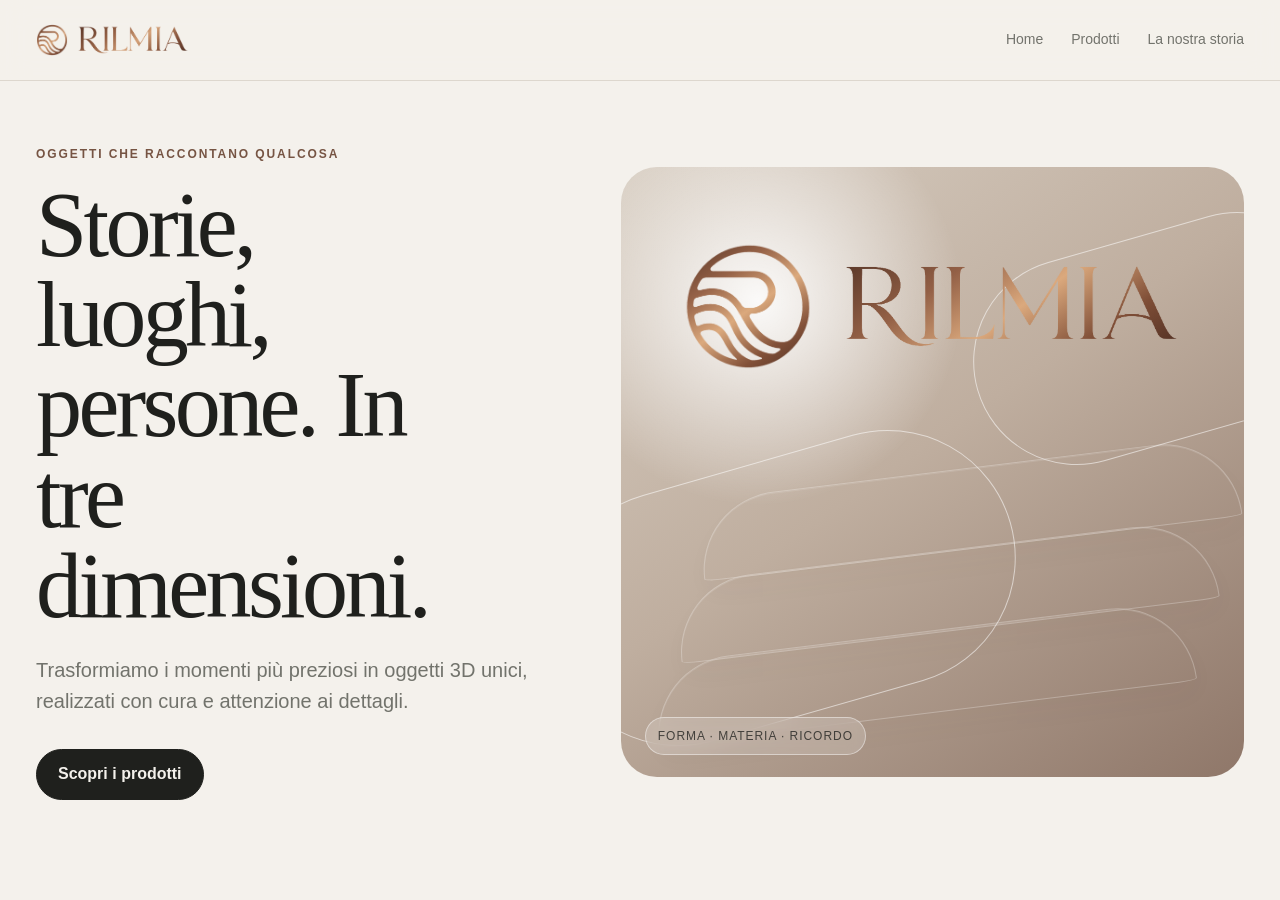
<file: preview-logo3d.html>
<!doctype html>
<html lang="it">
<head>
<meta charset="utf-8"><meta name="viewport" content="width=device-width,initial-scale=1">
<title>Anteprima RILMIA logo 3D</title>
<link rel="stylesheet" href="style.css">
</head>
<body>
<header class="site-header"><div class="site-header__inner">
<a class="brand-link" href="#"><span class="brand-lockup"><span class="brand-symbol"></span><span class="brand-wordmark"></span></span></a>
<nav class="desktop-nav"><a href="#">Home</a><a href="#">Prodotti</a><a href="#">La nostra storia</a></nav>
</div></header>
<section class="hero"><div class="hero__grid">
<div class="hero__copy">
<p class="eyebrow">Oggetti che raccontano qualcosa</p>
<h1>Storie, luoghi, persone. In tre dimensioni.</h1>
<p>Trasformiamo i momenti più preziosi in oggetti 3D unici, realizzati con cura e attenzione ai dettagli.</p>
<div class="hero__actions"><a class="button button--dark" href="#">Scopri i prodotti</a></div>
</div>
<div class="hero-art" aria-label="Identità visiva RILMIA">
<div class="hero-brand"><span class="hero-brand__symbol brand-symbol"></span><span class="hero-brand__wordmark brand-wordmark"></span></div>
<div class="hero-art__relief"><span></span><span></span><span></span></div>
<span class="hero-art__tag">Forma · materia · ricordo</span>
</div>
</div></section>
</body></html>
</file>
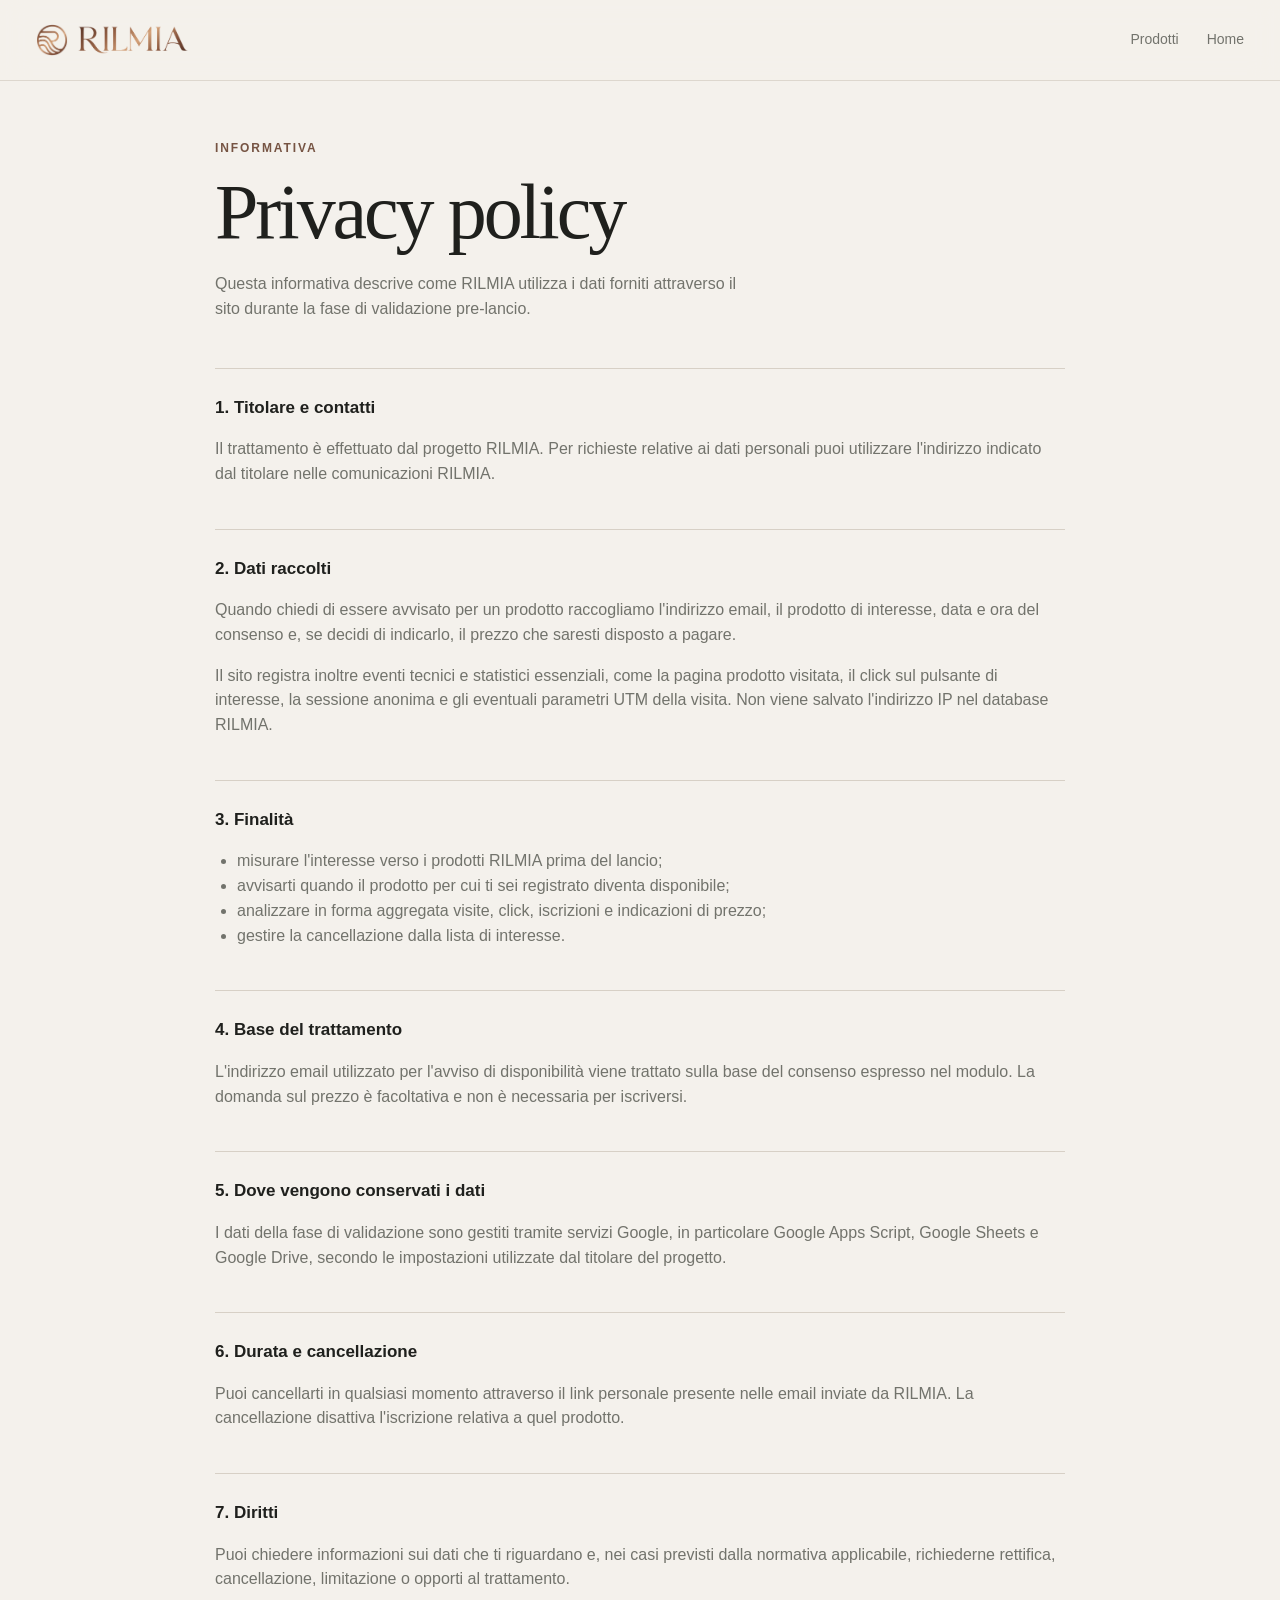
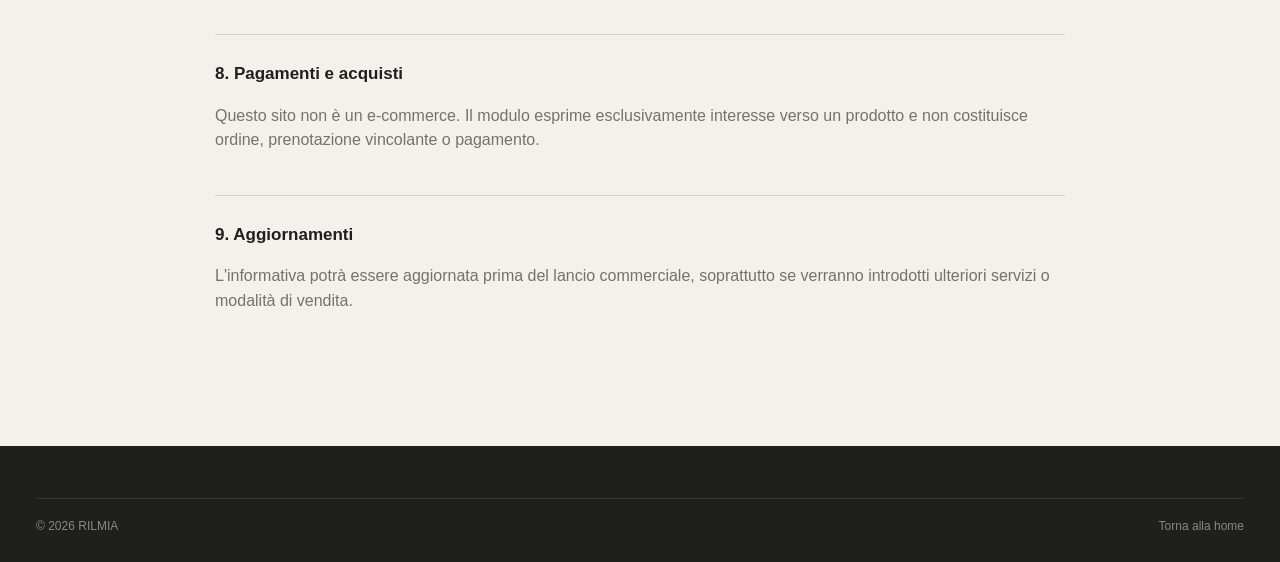
<file: privacy.html>
<!doctype html>
<html lang="it">
<head>
  <meta charset="utf-8">
  <meta name="viewport" content="width=device-width, initial-scale=1">
  <meta name="description" content="Privacy policy del sito RILMIA.">
  <meta name="theme-color" content="#f4f1ec">
<title>Privacy policy — RILMIA</title>

  <link rel="icon" type="image/png" href="[data-uri]">
  <style>
:root {
  --paper: #f4f1ec;
  --paper-2: #ebe5dc;
  --surface: #fbfaf7;
  --ink: #1f201d;
  --muted: #72736c;
  --line: #d7d0c6;
  --accent: #9a725e;
  --accent-deep: #765443;
  --olive: #6e7465;
  --white: #ffffff;
  --danger: #8a403c;
  --success: #526b55;
  --radius-sm: 14px;
  --radius-md: 24px;
  --radius-lg: 36px;
  --shadow: 0 18px 50px rgba(31, 32, 29, .07);
  --content: min(1320px, calc(100vw - 36px));
  --sans: "Avenir Next", "Segoe UI", Helvetica, Arial, sans-serif;
  --serif: Iowan Old Style, Baskerville, "Times New Roman", serif;
}

*,
*::before,
*::after {
  box-sizing: border-box;
}

html {
  scroll-behavior: smooth;
}

body {
  margin: 0;
  background: var(--paper);
  color: var(--ink);
  font-family: var(--sans);
  font-size: 16px;
  line-height: 1.55;
  -webkit-font-smoothing: antialiased;
}

body.modal-open,
body.menu-open {
  overflow: hidden;
}

img {
  display: block;
  max-width: 100%;
}

a {
  color: inherit;
  text-decoration: none;
}

button,
input {
  font: inherit;
}

button,
a {
  -webkit-tap-highlight-color: transparent;
}

button:focus-visible,
a:focus-visible,
input:focus-visible {
  outline: 2px solid var(--accent);
  outline-offset: 3px;
}

[hidden] {
  display: none !important;
}

.site-shell {
  width: var(--content);
  margin-inline: auto;
}

.announcement {
  padding: 10px 18px;
  border-bottom: 1px solid var(--line);
  text-align: center;
  color: var(--muted);
  font-size: 12px;
  letter-spacing: .08em;
  text-transform: uppercase;
}

.site-header {
  position: relative;
  z-index: 20;
  border-bottom: 1px solid rgba(215, 208, 198, .78);
  background: rgba(244, 241, 236, .9);
  backdrop-filter: blur(14px);
}

.site-header__inner {
  width: var(--content);
  min-height: 72px;
  margin: 0 auto;
  display: flex;
  align-items: center;
  justify-content: space-between;
  gap: 24px;
}

.wordmark {
  font-size: 18px;
  font-weight: 700;
  letter-spacing: .34em;
  line-height: 1;
}

.desktop-nav {
  display: none;
  align-items: center;
  gap: 28px;
  color: var(--muted);
  font-size: 14px;
}

.desktop-nav a:hover {
  color: var(--ink);
}

.menu-toggle {
  width: 44px;
  height: 44px;
  padding: 0;
  border: 0;
  background: transparent;
  display: grid;
  place-items: center;
  cursor: pointer;
}

.menu-toggle span,
.menu-toggle::before,
.menu-toggle::after {
  content: "";
  width: 21px;
  height: 1.5px;
  background: var(--ink);
  display: block;
  transition: transform .2s ease;
}

.menu-toggle span {
  margin: 5px 0;
}

.mobile-nav {
  position: fixed;
  inset: 72px 0 0;
  z-index: 30;
  padding: 28px 18px;
  background: var(--paper);
  border-top: 1px solid var(--line);
}

.mobile-nav__inner {
  display: grid;
  gap: 4px;
}

.mobile-nav a {
  padding: 16px 0;
  border-bottom: 1px solid var(--line);
  font-family: var(--serif);
  font-size: 30px;
}

.hero {
  padding: 42px 0 74px;
}

.hero__grid {
  width: var(--content);
  margin: 0 auto;
  display: grid;
  gap: 36px;
}

.eyebrow {
  margin: 0 0 16px;
  color: var(--accent-deep);
  font-size: 12px;
  font-weight: 700;
  letter-spacing: .16em;
  text-transform: uppercase;
}

.hero h1,
.section-heading h2,
.product-info h1,
.legal-page h1,
.result-card h1 {
  margin: 0;
  font-family: var(--serif);
  font-weight: 400;
  letter-spacing: -.04em;
  line-height: .98;
}

.hero h1 {
  max-width: 9.5ch;
  font-size: clamp(54px, 16vw, 94px);
}

.hero__copy {
  max-width: 620px;
}

.hero__copy > p:not(.eyebrow) {
  max-width: 52ch;
  margin: 24px 0 0;
  color: var(--muted);
  font-size: clamp(17px, 2vw, 20px);
}

.hero__actions {
  margin-top: 32px;
  display: flex;
  flex-wrap: wrap;
  gap: 12px;
}

.button {
  min-height: 48px;
  padding: 12px 21px;
  border: 1px solid var(--ink);
  border-radius: 999px;
  display: inline-flex;
  align-items: center;
  justify-content: center;
  gap: 8px;
  background: transparent;
  color: var(--ink);
  font-weight: 650;
  cursor: pointer;
  transition:
    transform .18s ease,
    background .18s ease,
    color .18s ease,
    border-color .18s ease;
}

.button:hover {
  transform: translateY(-1px);
}

.button--dark {
  background: var(--ink);
  color: var(--paper);
}

.button--dark:hover {
  background: #34352f;
}

.button--soft {
  border-color: var(--line);
  background: rgba(255,255,255,.35);
}

.button[disabled] {
  opacity: .55;
  cursor: wait;
  transform: none;
}

.hero-art {
  min-height: 410px;
  position: relative;
  overflow: hidden;
  border-radius: var(--radius-lg);
  background:
    radial-gradient(circle at 22% 22%, rgba(255,255,255,.92), transparent 30%),
    linear-gradient(145deg, #d7cdc1 0%, #bfae9f 47%, #8f7769 100%);
}

.hero-art::before,
.hero-art::after {
  content: "";
  position: absolute;
  border: 1px solid rgba(255,255,255,.55);
  border-radius: 999px;
  transform: rotate(-16deg);
}

.hero-art::before {
  width: 76%;
  height: 42%;
  left: -12%;
  bottom: 10%;
}

.hero-art::after {
  width: 60%;
  height: 34%;
  right: -16%;
  top: 11%;
}


.hero-art__tag {
  position: absolute;
  left: 24px;
  bottom: 22px;
  padding: 9px 12px;
  border: 1px solid rgba(255,255,255,.45);
  border-radius: 999px;
  background: rgba(255,255,255,.18);
  backdrop-filter: blur(8px);
  color: rgba(31,32,29,.78);
  font-size: 12px;
  letter-spacing: .08em;
  text-transform: uppercase;
}

.section {
  padding: 76px 0;
}

.section--surface {
  background: var(--surface);
}

.section-heading {
  width: var(--content);
  margin: 0 auto 34px;
  display: grid;
  gap: 16px;
}

.section-heading h2 {
  max-width: 11ch;
  font-size: clamp(42px, 11vw, 68px);
}

.section-heading p {
  max-width: 58ch;
  margin: 0;
  color: var(--muted);
}

.product-grid {
  width: var(--content);
  margin: 0 auto;
  display: grid;
  gap: 34px;
}

.product-card {
  min-width: 0;
}

.product-card__media {
  aspect-ratio: 4 / 5;
  position: relative;
  overflow: hidden;
  border-radius: var(--radius-md);
  display: block;
  background: var(--paper-2);
}

.product-card__media img,
.product-card__image {
  width: 100%;
  height: 100%;
  object-fit: cover;
  transition: transform .55s cubic-bezier(.2,.75,.25,1);
}

.product-card:hover .product-card__media img {
  transform: scale(1.025);
}

.product-status {
  position: absolute;
  left: 14px;
  top: 14px;
  padding: 8px 11px;
  border-radius: 999px;
  background: rgba(251,250,247,.9);
  backdrop-filter: blur(8px);
  font-size: 11px;
  font-weight: 700;
  letter-spacing: .08em;
  text-transform: uppercase;
}

.product-card__content {
  padding-top: 18px;
}

.product-card__content h3 {
  margin: 3px 0 0;
  font-family: var(--serif);
  font-size: 30px;
  font-weight: 400;
  letter-spacing: -.025em;
}

.product-card__eyebrow {
  margin: 0;
  color: var(--muted);
  font-size: 12px;
  letter-spacing: .08em;
  text-transform: uppercase;
}

.product-card__meta {
  margin-top: 13px;
  padding-top: 13px;
  border-top: 1px solid var(--line);
  display: flex;
  align-items: center;
  justify-content: space-between;
  gap: 15px;
  color: var(--muted);
  font-size: 13px;
}

.arrow-link {
  flex: 0 0 auto;
  width: 38px;
  height: 38px;
  display: grid;
  place-items: center;
  border: 1px solid var(--line);
  border-radius: 50%;
  color: var(--ink);
}

.image-placeholder {
  width: 100%;
  height: 100%;
  min-height: 260px;
  display: grid;
  place-items: center;
  background:
    linear-gradient(135deg, rgba(255,255,255,.5), transparent 42%),
    radial-gradient(circle at 70% 25%, #dbd0c6, transparent 32%),
    #c8b8aa;
  color: rgba(31,32,29,.72);
}

.image-placeholder span {
  font-size: 14px;
  font-weight: 700;
  letter-spacing: .35em;
}

.loading-grid,
.empty-state {
  width: var(--content);
  margin: 0 auto;
}

.loading-grid {
  display: grid;
  gap: 22px;
}

.skeleton {
  min-height: 420px;
  border-radius: var(--radius-md);
  background:
    linear-gradient(90deg,
      rgba(255,255,255,.12),
      rgba(255,255,255,.58),
      rgba(255,255,255,.12)
    ),
    var(--paper-2);
  background-size: 220% 100%;
  animation: shimmer 1.7s infinite linear;
}

@keyframes shimmer {
  to { background-position: -220% 0; }
}

.empty-state {
  padding: 42px 0 10px;
  border-top: 1px solid var(--line);
}

.empty-state strong {
  display: block;
  font-family: var(--serif);
  font-size: 30px;
  font-weight: 400;
}

.empty-state span {
  color: var(--muted);
}

.about-grid {
  width: var(--content);
  margin: 0 auto;
  display: grid;
  gap: 28px;
}

.about-grid__lead {
  font-family: var(--serif);
  font-size: clamp(38px, 10vw, 66px);
  letter-spacing: -.04em;
  line-height: 1;
}

.about-grid__lead p {
  margin: 0;
}

.about-grid__body {
  max-width: 58ch;
  color: var(--muted);
}

.about-points {
  margin-top: 32px;
  display: grid;
  gap: 0;
  border-top: 1px solid var(--line);
}

.about-point {
  padding: 17px 0;
  border-bottom: 1px solid var(--line);
  display: grid;
  grid-template-columns: 36px 1fr;
  gap: 12px;
}

.about-point__number {
  color: var(--accent-deep);
  font-size: 12px;
  padding-top: 3px;
}

.site-footer {
  padding: 52px 0 26px;
  background: var(--ink);
  color: #e8e3db;
}

.site-footer__grid {
  width: var(--content);
  margin: 0 auto;
  display: grid;
  gap: 38px;
}

.site-footer .wordmark {
  font-size: 21px;
}

.site-footer__text {
  max-width: 40ch;
  margin: 14px 0 0;
  color: #aaa89f;
}

.footer-links {
  display: grid;
  gap: 10px;
  color: #c8c4bc;
  font-size: 14px;
}

.footer-bottom {
  width: var(--content);
  margin: 42px auto 0;
  padding-top: 18px;
  border-top: 1px solid #363730;
  display: flex;
  flex-wrap: wrap;
  justify-content: space-between;
  gap: 10px 20px;
  color: #888980;
  font-size: 12px;
}

/* PRODUCT PAGE */
.product-page {
  padding: 34px 0 80px;
}

.product-layout {
  width: var(--content);
  margin: 0 auto;
  display: grid;
  gap: 34px;
}

.product-gallery__main {
  aspect-ratio: 1 / 1.14;
  overflow: hidden;
  border-radius: var(--radius-md);
  background: var(--paper-2);
}

.product-gallery__main img,
.product-gallery__main-image,
.product-gallery__main-placeholder {
  width: 100%;
  height: 100%;
  object-fit: cover;
}

.product-gallery__thumbs {
  margin-top: 10px;
  display: grid;
  grid-template-columns: repeat(5, 1fr);
  gap: 8px;
}

.gallery-thumb {
  aspect-ratio: 1;
  padding: 0;
  overflow: hidden;
  border: 1px solid transparent;
  border-radius: 10px;
  background: transparent;
  opacity: .64;
  cursor: pointer;
}

.gallery-thumb.is-active {
  opacity: 1;
  border-color: var(--ink);
}

.gallery-thumb img {
  width: 100%;
  height: 100%;
  object-fit: cover;
}

.product-info {
  align-self: start;
}

.product-info__status {
  display: inline-flex;
  margin-bottom: 18px;
  padding: 7px 11px;
  border: 1px solid var(--line);
  border-radius: 999px;
  color: var(--accent-deep);
  font-size: 11px;
  font-weight: 700;
  letter-spacing: .08em;
  text-transform: uppercase;
}

.product-info h1 {
  font-size: clamp(50px, 14vw, 82px);
}

.product-info__subtitle {
  max-width: 46ch;
  margin: 20px 0 0;
  color: var(--muted);
  font-size: 18px;
}

.product-info__price {
  margin: 30px 0 0;
  font-size: 17px;
  font-weight: 700;
}

.product-info__price small {
  display: block;
  color: var(--muted);
  font-size: 11px;
  font-weight: 500;
  letter-spacing: .08em;
  text-transform: uppercase;
}

.product-info__cta {
  width: 100%;
  margin-top: 26px;
}

.product-details {
  margin-top: 36px;
  border-top: 1px solid var(--line);
}

.product-detail-row {
  padding: 17px 0;
  border-bottom: 1px solid var(--line);
  display: grid;
  grid-template-columns: 120px 1fr;
  gap: 14px;
  font-size: 14px;
}

.product-detail-row dt {
  color: var(--muted);
}

.product-detail-row dd {
  margin: 0;
}

.product-story {
  width: var(--content);
  margin: 62px auto 0;
  padding-top: 42px;
  border-top: 1px solid var(--line);
  display: grid;
  gap: 24px;
}

.product-story h2 {
  margin: 0;
  font-family: var(--serif);
  font-size: clamp(38px, 9vw, 58px);
  font-weight: 400;
  letter-spacing: -.035em;
  line-height: 1;
}

.product-story p {
  max-width: 65ch;
  margin: 0;
  color: var(--muted);
  white-space: pre-line;
}

/* MODAL */
.modal {
  position: fixed;
  inset: 0;
  z-index: 100;
}

.modal__backdrop {
  position: absolute;
  inset: 0;
  background: rgba(23,24,21,.58);
  backdrop-filter: blur(7px);
}

.modal__panel {
  width: min(620px, calc(100vw - 24px));
  max-height: calc(100vh - 24px);
  overflow-y: auto;
  position: absolute;
  left: 50%;
  bottom: 12px;
  transform: translateX(-50%);
  padding: 26px 20px 22px;
  border-radius: 28px;
  background: var(--surface);
  box-shadow: 0 30px 90px rgba(0,0,0,.24);
}

.modal__close {
  width: 40px;
  height: 40px;
  position: absolute;
  right: 14px;
  top: 14px;
  border: 1px solid var(--line);
  border-radius: 50%;
  background: transparent;
  cursor: pointer;
}

.modal h2 {
  max-width: 11ch;
  margin: 4px 48px 8px 0;
  font-family: var(--serif);
  font-size: 42px;
  font-weight: 400;
  letter-spacing: -.035em;
  line-height: 1;
}

.modal__lead {
  margin: 0 0 26px;
  color: var(--muted);
}

.form-field {
  display: grid;
  gap: 8px;
  margin-bottom: 17px;
}

.form-field label {
  font-size: 13px;
  font-weight: 650;
}

.form-field input[type="email"],
.form-field input[type="number"] {
  width: 100%;
  min-height: 52px;
  padding: 12px 14px;
  border: 1px solid var(--line);
  border-radius: 13px;
  background: var(--white);
  color: var(--ink);
}

.form-field input:focus {
  border-color: var(--accent);
  outline: none;
  box-shadow: 0 0 0 3px rgba(154,114,94,.13);
}

.checkbox {
  margin: 6px 0 22px;
  display: grid;
  grid-template-columns: 20px 1fr;
  align-items: start;
  gap: 10px;
  color: var(--muted);
  font-size: 12px;
}

.checkbox input {
  width: 18px;
  height: 18px;
  margin: 1px 0 0;
  accent-color: var(--ink);
}

.checkbox a {
  text-decoration: underline;
  text-underline-offset: 2px;
}

.form-status {
  min-height: 22px;
  margin: 0 0 10px;
  color: var(--danger);
  font-size: 13px;
}

.form-success {
  padding: 24px 0 10px;
}

.form-success strong {
  display: block;
  font-family: var(--serif);
  font-size: 36px;
  font-weight: 400;
}

.form-success span {
  color: var(--muted);
}

/* LEGAL / RESULT */
.legal-page,
.result-page {
  min-height: calc(100vh - 73px);
  padding: 58px 0 90px;
}

.legal-page__inner,
.result-card {
  width: min(850px, calc(100vw - 36px));
  margin: 0 auto;
}

.legal-page h1,
.result-card h1 {
  font-size: clamp(48px, 12vw, 78px);
}

.legal-page__intro {
  max-width: 60ch;
  margin: 22px 0 46px;
  color: var(--muted);
}

.legal-section {
  padding: 26px 0;
  border-top: 1px solid var(--line);
}

.legal-section h2 {
  margin: 0 0 10px;
  font-size: 17px;
}

.legal-section p,
.legal-section li {
  color: var(--muted);
}

.legal-section ul {
  padding-left: 22px;
}

.result-card {
  padding-top: 40px;
}

.result-mark {
  width: 54px;
  height: 54px;
  margin-bottom: 24px;
  display: grid;
  place-items: center;
  border: 1px solid var(--line);
  border-radius: 50%;
  font-family: var(--serif);
  font-size: 28px;
}

.result-card p {
  max-width: 48ch;
  margin: 20px 0 28px;
  color: var(--muted);
}

/* UTILITIES */
.toast-host {
  position: fixed;
  z-index: 200;
  right: 16px;
  bottom: 16px;
  display: grid;
  gap: 8px;
}

.toast {
  max-width: min(360px, calc(100vw - 32px));
  padding: 13px 15px;
  border: 1px solid var(--line);
  border-radius: 13px;
  background: var(--surface);
  box-shadow: var(--shadow);
  opacity: 0;
  transform: translateY(8px);
  transition: all .2s ease;
}

.toast.is-visible {
  opacity: 1;
  transform: none;
}

.reveal {
  animation: reveal .6s both;
  animation-delay: var(--delay, 0ms);
}

@keyframes reveal {
  from {
    opacity: 0;
    transform: translateY(12px);
  }
}

@media (prefers-reduced-motion: reduce) {
  *,
  *::before,
  *::after {
    scroll-behavior: auto !important;
    animation-duration: .001ms !important;
    animation-iteration-count: 1 !important;
    transition-duration: .001ms !important;
  }
}

@media (min-width: 720px) {
  :root {
    --content: min(1320px, calc(100vw - 72px));
  }

  .site-header__inner {
    min-height: 80px;
  }

  .menu-toggle,
  .mobile-nav {
    display: none !important;
  }

  .desktop-nav {
    display: flex;
  }

  .hero {
    padding: 64px 0 100px;
  }

  .hero__grid {
    grid-template-columns: minmax(0, .92fr) minmax(380px, 1.08fr);
    align-items: center;
    gap: 54px;
  }

  .hero-art {
    min-height: 610px;
  }

  .section {
    padding: 104px 0;
  }

  .section-heading {
    grid-template-columns: minmax(0, .95fr) minmax(300px, .65fr);
    align-items: end;
  }

  .product-grid,
  .loading-grid {
    grid-template-columns: repeat(2, minmax(0, 1fr));
  }

  .about-grid {
    grid-template-columns: minmax(0, 1fr) minmax(320px, .7fr);
    gap: 70px;
  }

  .site-footer__grid {
    grid-template-columns: 1fr auto;
  }

  .product-layout {
    grid-template-columns: minmax(0, 1.15fr) minmax(340px, .85fr);
    gap: 64px;
    align-items: start;
  }

  .product-info {
    position: sticky;
    top: 112px;
  }

  .product-story {
    grid-template-columns: minmax(260px, .7fr) minmax(0, 1fr);
  }

  .modal__panel {
    bottom: auto;
    top: 50%;
    transform: translate(-50%, -50%);
    padding: 34px;
  }
}

@media (min-width: 1080px) {
  .product-grid,
  .loading-grid {
    grid-template-columns: repeat(3, minmax(0, 1fr));
    gap: 30px;
  }

  .product-card__media {
    aspect-ratio: 4 / 5.15;
  }

  .hero h1 {
    font-size: clamp(72px, 7.2vw, 116px);
  }
}


/* =========================================================
   RILMIA — IDENTITÀ APPROVATA
   simbolo + scritta separati, finitura rilievo/bronzo
   ========================================================= */
.brand-link {
  display: inline-flex;
  align-items: center;
  min-width: 0;
}

.brand-lockup {
  display: inline-flex;
  align-items: center;
  gap: 9px;
  height: 34px;
}

.brand-symbol,
.brand-wordmark {
  display: block;
  flex: 0 0 auto;
  background:
    linear-gradient(145deg, #553326 0%, #946044 31%, #d3a077 54%, #825039 77%, #492c21 100%);
  filter:
    drop-shadow(0 1px 0 rgba(255,255,255,.58))
    drop-shadow(0 2px 2px rgba(65,37,25,.18));
}

.brand-symbol {
  width: 32px;
  height: 32px;
  -webkit-mask: url("[data-uri]") center / contain no-repeat;
  mask: url("[data-uri]") center / contain no-repeat;
}

.brand-wordmark {
  width: 112px;
  height: 30px;
  -webkit-mask: url("[data-uri]") center / contain no-repeat;
  mask: url("[data-uri]") center / contain no-repeat;
}

@supports not ((mask: url("")) or (-webkit-mask: url(""))) {
  .brand-symbol {
    background: transparent url("[data-uri]") center / contain no-repeat;
  }
  .brand-wordmark {
    background: transparent url("[data-uri]") center / contain no-repeat;
  }
}

.site-footer .brand-lockup {
  height: 42px;
}

.site-footer .brand-symbol {
  width: 39px;
  height: 39px;
  background: linear-gradient(145deg, #f0d0ad, #b47a51 58%, #e0b58c);
}

.site-footer .brand-wordmark {
  width: 138px;
  height: 36px;
  background: linear-gradient(145deg, #f0d0ad, #b47a51 58%, #e0b58c);
}

.hero-brand {
  position: absolute;
  z-index: 4;
  left: clamp(24px, 5vw, 62px);
  top: clamp(30px, 7vw, 74px);
  right: clamp(24px, 5vw, 62px);
  display: grid;
  grid-template-columns: auto minmax(0, 1fr);
  align-items: center;
  gap: clamp(16px, 2.2vw, 30px);
}

.hero-brand .brand-symbol {
  width: clamp(82px, 12vw, 130px);
  height: clamp(82px, 12vw, 130px);
  background:
    linear-gradient(145deg, #513124 0%, #966247 29%, #dba97d 52%, #835139 76%, #482b20 100%);
  filter:
    drop-shadow(0 2px 0 rgba(255,255,255,.52))
    drop-shadow(0 8px 9px rgba(69,39,25,.23));
}

.hero-brand .brand-wordmark {
  width: min(100%, 380px);
  height: clamp(70px, 9vw, 108px);
  background:
    linear-gradient(145deg, #513124 0%, #936046 29%, #dba97d 52%, #7e4d36 76%, #472a20 100%);
  filter:
    drop-shadow(0 2px 0 rgba(255,255,255,.52))
    drop-shadow(0 8px 9px rgba(69,39,25,.22));
}

.hero-art__relief {
  position: absolute;
  inset: auto 5% 7% 8%;
  height: 43%;
  opacity: .44;
  transform: rotate(-7deg);
}

.hero-art__relief span {
  position: absolute;
  left: 0;
  right: 0;
  height: 31%;
  border: 1px solid rgba(255,255,255,.60);
  border-radius: 999px 999px 42% 42%;
  box-shadow:
    inset 0 1px 0 rgba(255,255,255,.28),
    0 13px 30px rgba(81,50,34,.07);
}

.hero-art__relief span:nth-child(1) { top: 0; transform: translateX(7%); }
.hero-art__relief span:nth-child(2) { top: 30%; transform: translateX(1%); }
.hero-art__relief span:nth-child(3) { top: 60%; transform: translateX(-5%); }

.wordmark {
  display: none;
}

@media (max-width: 420px) {
  .brand-lockup {
    gap: 7px;
  }

  .brand-symbol {
    width: 29px;
    height: 29px;
  }

  .brand-wordmark {
    width: 99px;
    height: 27px;
  }

  .hero-brand {
    grid-template-columns: 72px minmax(0, 1fr);
    gap: 12px;
    left: 22px;
    right: 22px;
    top: 28px;
  }

  .hero-brand .brand-symbol {
    width: 72px;
    height: 72px;
  }

  .hero-brand .brand-wordmark {
    width: 100%;
    height: 62px;
  }
}

</style>
  <script>
(() => {
  "use strict";

  function escapeHtml(value) {
    return String(value ?? "")
      .replace(/&/g, "&amp;")
      .replace(/</g, "&lt;")
      .replace(/>/g, "&gt;")
      .replace(/"/g, "&quot;")
      .replace(/'/g, "&#039;");
  }

  function formatPrice(value) {
    if (value === "" || value === null || value === undefined) return "";
    const number = Number(value);
    if (!Number.isFinite(number)) return String(value);
    return new Intl.NumberFormat("it-IT", {
      style: "currency",
      currency: "EUR",
      maximumFractionDigits: Number.isInteger(number) ? 0 : 2
    }).format(number);
  }

  function statusLabel(status) {
    const map = {
      in_arrivo: "In arrivo",
      disponibile: "Disponibile"
    };
    return map[status] || status || "";
  }

  function imageOrPlaceholder(url, alt, className = "") {
    if (!url) {
      return `
        <div class="image-placeholder ${escapeHtml(className)}" role="img"
             aria-label="${escapeHtml(alt || "Immagine prodotto")}">
          <span>RILMIA</span>
        </div>`;
    }

    return `
      <img
        class="${escapeHtml(className)}"
        src="${escapeHtml(url)}"
        alt="${escapeHtml(alt || "")}"
        loading="lazy"
        decoding="async"
      >`;
  }

  function setYear() {
    document.querySelectorAll("[data-current-year]").forEach(el => {
      el.textContent = String(new Date().getFullYear());
    });
  }

  function initMenu() {
    const button = document.querySelector("[data-menu-toggle]");
    const nav = document.querySelector("[data-mobile-nav]");
    if (!button || !nav) return;

    button.addEventListener("click", () => {
      const open = button.getAttribute("aria-expanded") === "true";
      button.setAttribute("aria-expanded", String(!open));
      nav.hidden = open;
      document.body.classList.toggle("menu-open", !open);
    });

    nav.querySelectorAll("a").forEach(link => {
      link.addEventListener("click", () => {
        button.setAttribute("aria-expanded", "false");
        nav.hidden = true;
        document.body.classList.remove("menu-open");
      });
    });
  }

  function showToast(message, type = "info") {
    let host = document.querySelector(".toast-host");
    if (!host) {
      host = document.createElement("div");
      host.className = "toast-host";
      host.setAttribute("aria-live", "polite");
      document.body.appendChild(host);
    }

    const toast = document.createElement("div");
    toast.className = `toast toast--${type}`;
    toast.textContent = message;
    host.appendChild(toast);

    requestAnimationFrame(() => toast.classList.add("is-visible"));

    window.setTimeout(() => {
      toast.classList.remove("is-visible");
      window.setTimeout(() => toast.remove(), 220);
    }, 3600);
  }

  document.addEventListener("DOMContentLoaded", () => {
    setYear();
    initMenu();
  });

  window.RilmiaUI = Object.freeze({
    escapeHtml,
    formatPrice,
    statusLabel,
    imageOrPlaceholder,
    showToast
  });
})();

</script>
</head>
<body>
  <header class="site-header">
    <div class="site-header__inner">
      <a class="brand-link" href="index.html"><span class="brand-lockup" aria-label="RILMIA">
          <span class="brand-symbol" aria-hidden="true"></span>
          <span class="brand-wordmark" aria-hidden="true"></span>
        </span></a>
      <nav class="desktop-nav" aria-label="Navigazione principale">
        <a href="index.html#prodotti">Prodotti</a>
        <a href="index.html">Home</a>
      </nav>
    </div>
  </header>

  <main class="legal-page">
    <article class="legal-page__inner">
      <p class="eyebrow">Informativa</p>
      <h1>Privacy policy</h1>
      <p class="legal-page__intro">
        Questa informativa descrive come RILMIA utilizza i dati forniti
        attraverso il sito durante la fase di validazione pre-lancio.
      </p>

      <section class="legal-section">
        <h2>1. Titolare e contatti</h2>
        <p>
          Il trattamento è effettuato dal progetto RILMIA.
          Per richieste relative ai dati personali puoi utilizzare
          l'indirizzo indicato dal titolare nelle comunicazioni RILMIA.
        </p>
      </section>

      <section class="legal-section">
        <h2>2. Dati raccolti</h2>
        <p>
          Quando chiedi di essere avvisato per un prodotto raccogliamo
          l'indirizzo email, il prodotto di interesse, data e ora del consenso
          e, se decidi di indicarlo, il prezzo che saresti disposto a pagare.
        </p>
        <p>
          Il sito registra inoltre eventi tecnici e statistici essenziali,
          come la pagina prodotto visitata, il click sul pulsante di interesse,
          la sessione anonima e gli eventuali parametri UTM della visita.
          Non viene salvato l'indirizzo IP nel database RILMIA.
        </p>
      </section>

      <section class="legal-section">
        <h2>3. Finalità</h2>
        <ul>
          <li>misurare l'interesse verso i prodotti RILMIA prima del lancio;</li>
          <li>avvisarti quando il prodotto per cui ti sei registrato diventa disponibile;</li>
          <li>analizzare in forma aggregata visite, click, iscrizioni e indicazioni di prezzo;</li>
          <li>gestire la cancellazione dalla lista di interesse.</li>
        </ul>
      </section>

      <section class="legal-section">
        <h2>4. Base del trattamento</h2>
        <p>
          L'indirizzo email utilizzato per l'avviso di disponibilità viene
          trattato sulla base del consenso espresso nel modulo. La domanda sul
          prezzo è facoltativa e non è necessaria per iscriversi.
        </p>
      </section>

      <section class="legal-section">
        <h2>5. Dove vengono conservati i dati</h2>
        <p>
          I dati della fase di validazione sono gestiti tramite servizi Google,
          in particolare Google Apps Script, Google Sheets e Google Drive,
          secondo le impostazioni utilizzate dal titolare del progetto.
        </p>
      </section>

      <section class="legal-section">
        <h2>6. Durata e cancellazione</h2>
        <p>
          Puoi cancellarti in qualsiasi momento attraverso il link personale
          presente nelle email inviate da RILMIA. La cancellazione disattiva
          l'iscrizione relativa a quel prodotto.
        </p>
      </section>

      <section class="legal-section">
        <h2>7. Diritti</h2>
        <p>
          Puoi chiedere informazioni sui dati che ti riguardano e, nei casi
          previsti dalla normativa applicabile, richiederne rettifica,
          cancellazione, limitazione o opporti al trattamento.
        </p>
      </section>

      <section class="legal-section">
        <h2>8. Pagamenti e acquisti</h2>
        <p>
          Questo sito non è un e-commerce. Il modulo esprime esclusivamente
          interesse verso un prodotto e non costituisce ordine, prenotazione
          vincolante o pagamento.
        </p>
      </section>

      <section class="legal-section">
        <h2>9. Aggiornamenti</h2>
        <p>
          L'informativa potrà essere aggiornata prima del lancio commerciale,
          soprattutto se verranno introdotti ulteriori servizi o modalità di
          vendita.
        </p>
      </section>
    </article>
  </main>

  <footer class="site-footer">
    <div class="footer-bottom" style="margin-top:0">
      <span>© <span data-current-year></span> RILMIA</span>
      <a href="index.html">Torna alla home</a>
    </div>
  </footer>
</body>
</html>
</file>
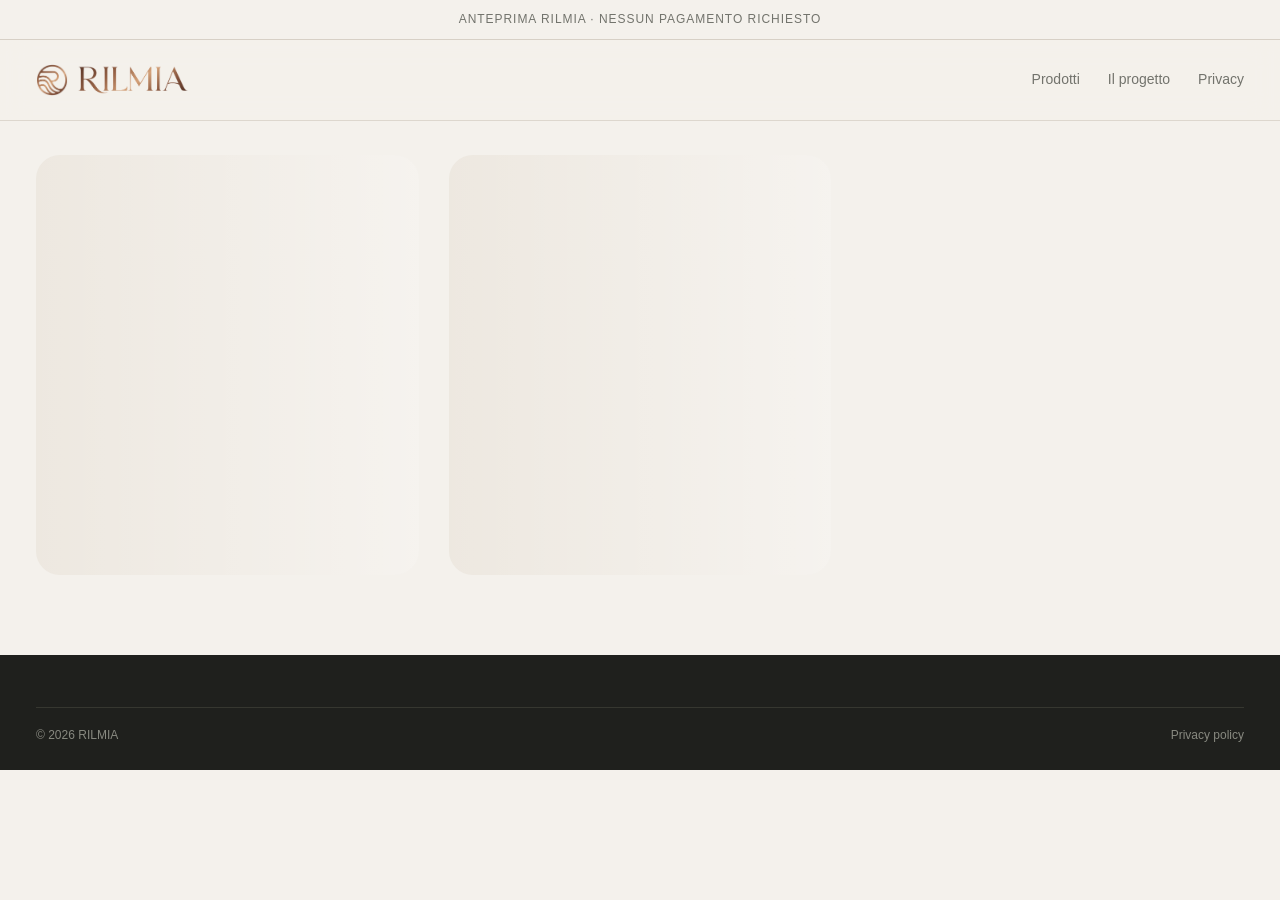
<file: prodotto.html>
<!doctype html>
<html lang="it">
<head>
  <meta charset="utf-8">
  <meta name="viewport" content="width=device-width, initial-scale=1">
  <meta name="description" content="Scopri questo progetto RILMIA e registrati per essere avvisato quando sarà disponibile.">
  <meta name="theme-color" content="#f4f1ec">
<title>Prodotto — RILMIA</title>





  <link rel="icon" type="image/png" href="[data-uri]">
  <style>
:root {
  --paper: #f4f1ec;
  --paper-2: #ebe5dc;
  --surface: #fbfaf7;
  --ink: #1f201d;
  --muted: #72736c;
  --line: #d7d0c6;
  --accent: #9a725e;
  --accent-deep: #765443;
  --olive: #6e7465;
  --white: #ffffff;
  --danger: #8a403c;
  --success: #526b55;
  --radius-sm: 14px;
  --radius-md: 24px;
  --radius-lg: 36px;
  --shadow: 0 18px 50px rgba(31, 32, 29, .07);
  --content: min(1320px, calc(100vw - 36px));
  --sans: "Avenir Next", "Segoe UI", Helvetica, Arial, sans-serif;
  --serif: Iowan Old Style, Baskerville, "Times New Roman", serif;
}

*,
*::before,
*::after {
  box-sizing: border-box;
}

html {
  scroll-behavior: smooth;
}

body {
  margin: 0;
  background: var(--paper);
  color: var(--ink);
  font-family: var(--sans);
  font-size: 16px;
  line-height: 1.55;
  -webkit-font-smoothing: antialiased;
}

body.modal-open,
body.menu-open {
  overflow: hidden;
}

img {
  display: block;
  max-width: 100%;
}

a {
  color: inherit;
  text-decoration: none;
}

button,
input {
  font: inherit;
}

button,
a {
  -webkit-tap-highlight-color: transparent;
}

button:focus-visible,
a:focus-visible,
input:focus-visible {
  outline: 2px solid var(--accent);
  outline-offset: 3px;
}

[hidden] {
  display: none !important;
}

.site-shell {
  width: var(--content);
  margin-inline: auto;
}

.announcement {
  padding: 10px 18px;
  border-bottom: 1px solid var(--line);
  text-align: center;
  color: var(--muted);
  font-size: 12px;
  letter-spacing: .08em;
  text-transform: uppercase;
}

.site-header {
  position: relative;
  z-index: 20;
  border-bottom: 1px solid rgba(215, 208, 198, .78);
  background: rgba(244, 241, 236, .9);
  backdrop-filter: blur(14px);
}

.site-header__inner {
  width: var(--content);
  min-height: 72px;
  margin: 0 auto;
  display: flex;
  align-items: center;
  justify-content: space-between;
  gap: 24px;
}

.wordmark {
  font-size: 18px;
  font-weight: 700;
  letter-spacing: .34em;
  line-height: 1;
}

.desktop-nav {
  display: none;
  align-items: center;
  gap: 28px;
  color: var(--muted);
  font-size: 14px;
}

.desktop-nav a:hover {
  color: var(--ink);
}

.menu-toggle {
  width: 44px;
  height: 44px;
  padding: 0;
  border: 0;
  background: transparent;
  display: grid;
  place-items: center;
  cursor: pointer;
}

.menu-toggle span,
.menu-toggle::before,
.menu-toggle::after {
  content: "";
  width: 21px;
  height: 1.5px;
  background: var(--ink);
  display: block;
  transition: transform .2s ease;
}

.menu-toggle span {
  margin: 5px 0;
}

.mobile-nav {
  position: fixed;
  inset: 72px 0 0;
  z-index: 30;
  padding: 28px 18px;
  background: var(--paper);
  border-top: 1px solid var(--line);
}

.mobile-nav__inner {
  display: grid;
  gap: 4px;
}

.mobile-nav a {
  padding: 16px 0;
  border-bottom: 1px solid var(--line);
  font-family: var(--serif);
  font-size: 30px;
}

.hero {
  padding: 42px 0 74px;
}

.hero__grid {
  width: var(--content);
  margin: 0 auto;
  display: grid;
  gap: 36px;
}

.eyebrow {
  margin: 0 0 16px;
  color: var(--accent-deep);
  font-size: 12px;
  font-weight: 700;
  letter-spacing: .16em;
  text-transform: uppercase;
}

.hero h1,
.section-heading h2,
.product-info h1,
.legal-page h1,
.result-card h1 {
  margin: 0;
  font-family: var(--serif);
  font-weight: 400;
  letter-spacing: -.04em;
  line-height: .98;
}

.hero h1 {
  max-width: 9.5ch;
  font-size: clamp(54px, 16vw, 94px);
}

.hero__copy {
  max-width: 620px;
}

.hero__copy > p:not(.eyebrow) {
  max-width: 52ch;
  margin: 24px 0 0;
  color: var(--muted);
  font-size: clamp(17px, 2vw, 20px);
}

.hero__actions {
  margin-top: 32px;
  display: flex;
  flex-wrap: wrap;
  gap: 12px;
}

.button {
  min-height: 48px;
  padding: 12px 21px;
  border: 1px solid var(--ink);
  border-radius: 999px;
  display: inline-flex;
  align-items: center;
  justify-content: center;
  gap: 8px;
  background: transparent;
  color: var(--ink);
  font-weight: 650;
  cursor: pointer;
  transition:
    transform .18s ease,
    background .18s ease,
    color .18s ease,
    border-color .18s ease;
}

.button:hover {
  transform: translateY(-1px);
}

.button--dark {
  background: var(--ink);
  color: var(--paper);
}

.button--dark:hover {
  background: #34352f;
}

.button--soft {
  border-color: var(--line);
  background: rgba(255,255,255,.35);
}

.button[disabled] {
  opacity: .55;
  cursor: wait;
  transform: none;
}

.hero-art {
  min-height: 410px;
  position: relative;
  overflow: hidden;
  border-radius: var(--radius-lg);
  background:
    radial-gradient(circle at 22% 22%, rgba(255,255,255,.92), transparent 30%),
    linear-gradient(145deg, #d7cdc1 0%, #bfae9f 47%, #8f7769 100%);
}

.hero-art::before,
.hero-art::after {
  content: "";
  position: absolute;
  border: 1px solid rgba(255,255,255,.55);
  border-radius: 999px;
  transform: rotate(-16deg);
}

.hero-art::before {
  width: 76%;
  height: 42%;
  left: -12%;
  bottom: 10%;
}

.hero-art::after {
  width: 60%;
  height: 34%;
  right: -16%;
  top: 11%;
}


.hero-art__tag {
  position: absolute;
  left: 24px;
  bottom: 22px;
  padding: 9px 12px;
  border: 1px solid rgba(255,255,255,.45);
  border-radius: 999px;
  background: rgba(255,255,255,.18);
  backdrop-filter: blur(8px);
  color: rgba(31,32,29,.78);
  font-size: 12px;
  letter-spacing: .08em;
  text-transform: uppercase;
}

.section {
  padding: 76px 0;
}

.section--surface {
  background: var(--surface);
}

.section-heading {
  width: var(--content);
  margin: 0 auto 34px;
  display: grid;
  gap: 16px;
}

.section-heading h2 {
  max-width: 11ch;
  font-size: clamp(42px, 11vw, 68px);
}

.section-heading p {
  max-width: 58ch;
  margin: 0;
  color: var(--muted);
}

.product-grid {
  width: var(--content);
  margin: 0 auto;
  display: grid;
  gap: 34px;
}

.product-card {
  min-width: 0;
}

.product-card__media {
  aspect-ratio: 4 / 5;
  position: relative;
  overflow: hidden;
  border-radius: var(--radius-md);
  display: block;
  background: var(--paper-2);
}

.product-card__media img,
.product-card__image {
  width: 100%;
  height: 100%;
  object-fit: cover;
  transition: transform .55s cubic-bezier(.2,.75,.25,1);
}

.product-card:hover .product-card__media img {
  transform: scale(1.025);
}

.product-status {
  position: absolute;
  left: 14px;
  top: 14px;
  padding: 8px 11px;
  border-radius: 999px;
  background: rgba(251,250,247,.9);
  backdrop-filter: blur(8px);
  font-size: 11px;
  font-weight: 700;
  letter-spacing: .08em;
  text-transform: uppercase;
}

.product-card__content {
  padding-top: 18px;
}

.product-card__content h3 {
  margin: 3px 0 0;
  font-family: var(--serif);
  font-size: 30px;
  font-weight: 400;
  letter-spacing: -.025em;
}

.product-card__eyebrow {
  margin: 0;
  color: var(--muted);
  font-size: 12px;
  letter-spacing: .08em;
  text-transform: uppercase;
}

.product-card__meta {
  margin-top: 13px;
  padding-top: 13px;
  border-top: 1px solid var(--line);
  display: flex;
  align-items: center;
  justify-content: space-between;
  gap: 15px;
  color: var(--muted);
  font-size: 13px;
}

.arrow-link {
  flex: 0 0 auto;
  width: 38px;
  height: 38px;
  display: grid;
  place-items: center;
  border: 1px solid var(--line);
  border-radius: 50%;
  color: var(--ink);
}

.image-placeholder {
  width: 100%;
  height: 100%;
  min-height: 260px;
  display: grid;
  place-items: center;
  background:
    linear-gradient(135deg, rgba(255,255,255,.5), transparent 42%),
    radial-gradient(circle at 70% 25%, #dbd0c6, transparent 32%),
    #c8b8aa;
  color: rgba(31,32,29,.72);
}

.image-placeholder span {
  font-size: 14px;
  font-weight: 700;
  letter-spacing: .35em;
}

.loading-grid,
.empty-state {
  width: var(--content);
  margin: 0 auto;
}

.loading-grid {
  display: grid;
  gap: 22px;
}

.skeleton {
  min-height: 420px;
  border-radius: var(--radius-md);
  background:
    linear-gradient(90deg,
      rgba(255,255,255,.12),
      rgba(255,255,255,.58),
      rgba(255,255,255,.12)
    ),
    var(--paper-2);
  background-size: 220% 100%;
  animation: shimmer 1.7s infinite linear;
}

@keyframes shimmer {
  to { background-position: -220% 0; }
}

.empty-state {
  padding: 42px 0 10px;
  border-top: 1px solid var(--line);
}

.empty-state strong {
  display: block;
  font-family: var(--serif);
  font-size: 30px;
  font-weight: 400;
}

.empty-state span {
  color: var(--muted);
}

.about-grid {
  width: var(--content);
  margin: 0 auto;
  display: grid;
  gap: 28px;
}

.about-grid__lead {
  font-family: var(--serif);
  font-size: clamp(38px, 10vw, 66px);
  letter-spacing: -.04em;
  line-height: 1;
}

.about-grid__lead p {
  margin: 0;
}

.about-grid__body {
  max-width: 58ch;
  color: var(--muted);
}

.about-points {
  margin-top: 32px;
  display: grid;
  gap: 0;
  border-top: 1px solid var(--line);
}

.about-point {
  padding: 17px 0;
  border-bottom: 1px solid var(--line);
  display: grid;
  grid-template-columns: 36px 1fr;
  gap: 12px;
}

.about-point__number {
  color: var(--accent-deep);
  font-size: 12px;
  padding-top: 3px;
}

.site-footer {
  padding: 52px 0 26px;
  background: var(--ink);
  color: #e8e3db;
}

.site-footer__grid {
  width: var(--content);
  margin: 0 auto;
  display: grid;
  gap: 38px;
}

.site-footer .wordmark {
  font-size: 21px;
}

.site-footer__text {
  max-width: 40ch;
  margin: 14px 0 0;
  color: #aaa89f;
}

.footer-links {
  display: grid;
  gap: 10px;
  color: #c8c4bc;
  font-size: 14px;
}

.footer-bottom {
  width: var(--content);
  margin: 42px auto 0;
  padding-top: 18px;
  border-top: 1px solid #363730;
  display: flex;
  flex-wrap: wrap;
  justify-content: space-between;
  gap: 10px 20px;
  color: #888980;
  font-size: 12px;
}

/* PRODUCT PAGE */
.product-page {
  padding: 34px 0 80px;
}

.product-layout {
  width: var(--content);
  margin: 0 auto;
  display: grid;
  gap: 34px;
}

.product-gallery__main {
  aspect-ratio: 1 / 1.14;
  overflow: hidden;
  border-radius: var(--radius-md);
  background: var(--paper-2);
}

.product-gallery__main img,
.product-gallery__main-image,
.product-gallery__main-placeholder {
  width: 100%;
  height: 100%;
  object-fit: cover;
}

.product-gallery__thumbs {
  margin-top: 10px;
  display: grid;
  grid-template-columns: repeat(5, 1fr);
  gap: 8px;
}

.gallery-thumb {
  aspect-ratio: 1;
  padding: 0;
  overflow: hidden;
  border: 1px solid transparent;
  border-radius: 10px;
  background: transparent;
  opacity: .64;
  cursor: pointer;
}

.gallery-thumb.is-active {
  opacity: 1;
  border-color: var(--ink);
}

.gallery-thumb img {
  width: 100%;
  height: 100%;
  object-fit: cover;
}

.product-info {
  align-self: start;
}

.product-info__status {
  display: inline-flex;
  margin-bottom: 18px;
  padding: 7px 11px;
  border: 1px solid var(--line);
  border-radius: 999px;
  color: var(--accent-deep);
  font-size: 11px;
  font-weight: 700;
  letter-spacing: .08em;
  text-transform: uppercase;
}

.product-info h1 {
  font-size: clamp(50px, 14vw, 82px);
}

.product-info__subtitle {
  max-width: 46ch;
  margin: 20px 0 0;
  color: var(--muted);
  font-size: 18px;
}

.product-info__price {
  margin: 30px 0 0;
  font-size: 17px;
  font-weight: 700;
}

.product-info__price small {
  display: block;
  color: var(--muted);
  font-size: 11px;
  font-weight: 500;
  letter-spacing: .08em;
  text-transform: uppercase;
}

.product-info__cta {
  width: 100%;
  margin-top: 26px;
}

.product-details {
  margin-top: 36px;
  border-top: 1px solid var(--line);
}

.product-detail-row {
  padding: 17px 0;
  border-bottom: 1px solid var(--line);
  display: grid;
  grid-template-columns: 120px 1fr;
  gap: 14px;
  font-size: 14px;
}

.product-detail-row dt {
  color: var(--muted);
}

.product-detail-row dd {
  margin: 0;
}

.product-story {
  width: var(--content);
  margin: 62px auto 0;
  padding-top: 42px;
  border-top: 1px solid var(--line);
  display: grid;
  gap: 24px;
}

.product-story h2 {
  margin: 0;
  font-family: var(--serif);
  font-size: clamp(38px, 9vw, 58px);
  font-weight: 400;
  letter-spacing: -.035em;
  line-height: 1;
}

.product-story p {
  max-width: 65ch;
  margin: 0;
  color: var(--muted);
  white-space: pre-line;
}

/* MODAL */
.modal {
  position: fixed;
  inset: 0;
  z-index: 100;
}

.modal__backdrop {
  position: absolute;
  inset: 0;
  background: rgba(23,24,21,.58);
  backdrop-filter: blur(7px);
}

.modal__panel {
  width: min(620px, calc(100vw - 24px));
  max-height: calc(100vh - 24px);
  overflow-y: auto;
  position: absolute;
  left: 50%;
  bottom: 12px;
  transform: translateX(-50%);
  padding: 26px 20px 22px;
  border-radius: 28px;
  background: var(--surface);
  box-shadow: 0 30px 90px rgba(0,0,0,.24);
}

.modal__close {
  width: 40px;
  height: 40px;
  position: absolute;
  right: 14px;
  top: 14px;
  border: 1px solid var(--line);
  border-radius: 50%;
  background: transparent;
  cursor: pointer;
}

.modal h2 {
  max-width: 11ch;
  margin: 4px 48px 8px 0;
  font-family: var(--serif);
  font-size: 42px;
  font-weight: 400;
  letter-spacing: -.035em;
  line-height: 1;
}

.modal__lead {
  margin: 0 0 26px;
  color: var(--muted);
}

.form-field {
  display: grid;
  gap: 8px;
  margin-bottom: 17px;
}

.form-field label {
  font-size: 13px;
  font-weight: 650;
}

.form-field input[type="email"],
.form-field input[type="number"] {
  width: 100%;
  min-height: 52px;
  padding: 12px 14px;
  border: 1px solid var(--line);
  border-radius: 13px;
  background: var(--white);
  color: var(--ink);
}

.form-field input:focus {
  border-color: var(--accent);
  outline: none;
  box-shadow: 0 0 0 3px rgba(154,114,94,.13);
}

.checkbox {
  margin: 6px 0 22px;
  display: grid;
  grid-template-columns: 20px 1fr;
  align-items: start;
  gap: 10px;
  color: var(--muted);
  font-size: 12px;
}

.checkbox input {
  width: 18px;
  height: 18px;
  margin: 1px 0 0;
  accent-color: var(--ink);
}

.checkbox a {
  text-decoration: underline;
  text-underline-offset: 2px;
}

.form-status {
  min-height: 22px;
  margin: 0 0 10px;
  color: var(--danger);
  font-size: 13px;
}

.form-success {
  padding: 24px 0 10px;
}

.form-success strong {
  display: block;
  font-family: var(--serif);
  font-size: 36px;
  font-weight: 400;
}

.form-success span {
  color: var(--muted);
}

/* LEGAL / RESULT */
.legal-page,
.result-page {
  min-height: calc(100vh - 73px);
  padding: 58px 0 90px;
}

.legal-page__inner,
.result-card {
  width: min(850px, calc(100vw - 36px));
  margin: 0 auto;
}

.legal-page h1,
.result-card h1 {
  font-size: clamp(48px, 12vw, 78px);
}

.legal-page__intro {
  max-width: 60ch;
  margin: 22px 0 46px;
  color: var(--muted);
}

.legal-section {
  padding: 26px 0;
  border-top: 1px solid var(--line);
}

.legal-section h2 {
  margin: 0 0 10px;
  font-size: 17px;
}

.legal-section p,
.legal-section li {
  color: var(--muted);
}

.legal-section ul {
  padding-left: 22px;
}

.result-card {
  padding-top: 40px;
}

.result-mark {
  width: 54px;
  height: 54px;
  margin-bottom: 24px;
  display: grid;
  place-items: center;
  border: 1px solid var(--line);
  border-radius: 50%;
  font-family: var(--serif);
  font-size: 28px;
}

.result-card p {
  max-width: 48ch;
  margin: 20px 0 28px;
  color: var(--muted);
}

/* UTILITIES */
.toast-host {
  position: fixed;
  z-index: 200;
  right: 16px;
  bottom: 16px;
  display: grid;
  gap: 8px;
}

.toast {
  max-width: min(360px, calc(100vw - 32px));
  padding: 13px 15px;
  border: 1px solid var(--line);
  border-radius: 13px;
  background: var(--surface);
  box-shadow: var(--shadow);
  opacity: 0;
  transform: translateY(8px);
  transition: all .2s ease;
}

.toast.is-visible {
  opacity: 1;
  transform: none;
}

.reveal {
  animation: reveal .6s both;
  animation-delay: var(--delay, 0ms);
}

@keyframes reveal {
  from {
    opacity: 0;
    transform: translateY(12px);
  }
}

@media (prefers-reduced-motion: reduce) {
  *,
  *::before,
  *::after {
    scroll-behavior: auto !important;
    animation-duration: .001ms !important;
    animation-iteration-count: 1 !important;
    transition-duration: .001ms !important;
  }
}

@media (min-width: 720px) {
  :root {
    --content: min(1320px, calc(100vw - 72px));
  }

  .site-header__inner {
    min-height: 80px;
  }

  .menu-toggle,
  .mobile-nav {
    display: none !important;
  }

  .desktop-nav {
    display: flex;
  }

  .hero {
    padding: 64px 0 100px;
  }

  .hero__grid {
    grid-template-columns: minmax(0, .92fr) minmax(380px, 1.08fr);
    align-items: center;
    gap: 54px;
  }

  .hero-art {
    min-height: 610px;
  }

  .section {
    padding: 104px 0;
  }

  .section-heading {
    grid-template-columns: minmax(0, .95fr) minmax(300px, .65fr);
    align-items: end;
  }

  .product-grid,
  .loading-grid {
    grid-template-columns: repeat(2, minmax(0, 1fr));
  }

  .about-grid {
    grid-template-columns: minmax(0, 1fr) minmax(320px, .7fr);
    gap: 70px;
  }

  .site-footer__grid {
    grid-template-columns: 1fr auto;
  }

  .product-layout {
    grid-template-columns: minmax(0, 1.15fr) minmax(340px, .85fr);
    gap: 64px;
    align-items: start;
  }

  .product-info {
    position: sticky;
    top: 112px;
  }

  .product-story {
    grid-template-columns: minmax(260px, .7fr) minmax(0, 1fr);
  }

  .modal__panel {
    bottom: auto;
    top: 50%;
    transform: translate(-50%, -50%);
    padding: 34px;
  }
}

@media (min-width: 1080px) {
  .product-grid,
  .loading-grid {
    grid-template-columns: repeat(3, minmax(0, 1fr));
    gap: 30px;
  }

  .product-card__media {
    aspect-ratio: 4 / 5.15;
  }

  .hero h1 {
    font-size: clamp(72px, 7.2vw, 116px);
  }
}


/* =========================================================
   RILMIA — IDENTITÀ APPROVATA
   simbolo + scritta separati, finitura rilievo/bronzo
   ========================================================= */
.brand-link {
  display: inline-flex;
  align-items: center;
  min-width: 0;
}

.brand-lockup {
  display: inline-flex;
  align-items: center;
  gap: 9px;
  height: 34px;
}

.brand-symbol,
.brand-wordmark {
  display: block;
  flex: 0 0 auto;
  background:
    linear-gradient(145deg, #553326 0%, #946044 31%, #d3a077 54%, #825039 77%, #492c21 100%);
  filter:
    drop-shadow(0 1px 0 rgba(255,255,255,.58))
    drop-shadow(0 2px 2px rgba(65,37,25,.18));
}

.brand-symbol {
  width: 32px;
  height: 32px;
  -webkit-mask: url("[data-uri]") center / contain no-repeat;
  mask: url("[data-uri]") center / contain no-repeat;
}

.brand-wordmark {
  width: 112px;
  height: 30px;
  -webkit-mask: url("[data-uri]") center / contain no-repeat;
  mask: url("[data-uri]") center / contain no-repeat;
}

@supports not ((mask: url("")) or (-webkit-mask: url(""))) {
  .brand-symbol {
    background: transparent url("[data-uri]") center / contain no-repeat;
  }
  .brand-wordmark {
    background: transparent url("[data-uri]") center / contain no-repeat;
  }
}

.site-footer .brand-lockup {
  height: 42px;
}

.site-footer .brand-symbol {
  width: 39px;
  height: 39px;
  background: linear-gradient(145deg, #f0d0ad, #b47a51 58%, #e0b58c);
}

.site-footer .brand-wordmark {
  width: 138px;
  height: 36px;
  background: linear-gradient(145deg, #f0d0ad, #b47a51 58%, #e0b58c);
}

.hero-brand {
  position: absolute;
  z-index: 4;
  left: clamp(24px, 5vw, 62px);
  top: clamp(30px, 7vw, 74px);
  right: clamp(24px, 5vw, 62px);
  display: grid;
  grid-template-columns: auto minmax(0, 1fr);
  align-items: center;
  gap: clamp(16px, 2.2vw, 30px);
}

.hero-brand .brand-symbol {
  width: clamp(82px, 12vw, 130px);
  height: clamp(82px, 12vw, 130px);
  background:
    linear-gradient(145deg, #513124 0%, #966247 29%, #dba97d 52%, #835139 76%, #482b20 100%);
  filter:
    drop-shadow(0 2px 0 rgba(255,255,255,.52))
    drop-shadow(0 8px 9px rgba(69,39,25,.23));
}

.hero-brand .brand-wordmark {
  width: min(100%, 380px);
  height: clamp(70px, 9vw, 108px);
  background:
    linear-gradient(145deg, #513124 0%, #936046 29%, #dba97d 52%, #7e4d36 76%, #472a20 100%);
  filter:
    drop-shadow(0 2px 0 rgba(255,255,255,.52))
    drop-shadow(0 8px 9px rgba(69,39,25,.22));
}

.hero-art__relief {
  position: absolute;
  inset: auto 5% 7% 8%;
  height: 43%;
  opacity: .44;
  transform: rotate(-7deg);
}

.hero-art__relief span {
  position: absolute;
  left: 0;
  right: 0;
  height: 31%;
  border: 1px solid rgba(255,255,255,.60);
  border-radius: 999px 999px 42% 42%;
  box-shadow:
    inset 0 1px 0 rgba(255,255,255,.28),
    0 13px 30px rgba(81,50,34,.07);
}

.hero-art__relief span:nth-child(1) { top: 0; transform: translateX(7%); }
.hero-art__relief span:nth-child(2) { top: 30%; transform: translateX(1%); }
.hero-art__relief span:nth-child(3) { top: 60%; transform: translateX(-5%); }

.wordmark {
  display: none;
}

@media (max-width: 420px) {
  .brand-lockup {
    gap: 7px;
  }

  .brand-symbol {
    width: 29px;
    height: 29px;
  }

  .brand-wordmark {
    width: 99px;
    height: 27px;
  }

  .hero-brand {
    grid-template-columns: 72px minmax(0, 1fr);
    gap: 12px;
    left: 22px;
    right: 22px;
    top: 28px;
  }

  .hero-brand .brand-symbol {
    width: 72px;
    height: 72px;
  }

  .hero-brand .brand-wordmark {
    width: 100%;
    height: 62px;
  }
}

</style>
  <script>
window.RILMIA_CONFIG = Object.freeze({
  API_URL: "https://script.google.com/macros/s/AKfycbxsMFN6wtDQnZLeILydhGnTCQIdBZ5mix4perwW59-XrvgP5bIa4fxM4Z-cCzrNdbBt/exec",
  BRIDGE_URL: "https://script.google.com/macros/s/AKfycbxsMFN6wtDQnZLeILydhGnTCQIdBZ5mix4perwW59-XrvgP5bIa4fxM4Z-cCzrNdbBt/exec?bridge=1",
  API_TIMEOUT_MS: 20000,

  BRAND_NAME: "RILMIA",
  PRIVACY_EMAIL: "privacy@rilmia.it",

  // Cambia questi valori quando avrai dominio/social definitivi.
  INSTAGRAM_URL: "",
  SITE_URL: "",

  PRODUCT_PAGE: "prodotto.html",
  PRIVACY_PAGE: "privacy.html",
  UNSUBSCRIBE_PAGE: "unsubscribe.html"
});

</script>
<script>
(() => {
  "use strict";

  const cfg = window.RILMIA_CONFIG;
  if (!cfg) throw new Error("RILMIA_CONFIG non caricato.");

  const SITE_ORIGIN = window.location.origin;
  const BRIDGE_URL = "https://script.google.com/macros/s/AKfycbxsMFN6wtDQnZLeILydhGnTCQIdBZ5mix4perwW59-XrvgP5bIa4fxM4Z-cCzrNdbBt/exec?bridge=1";

  let outerFrame = null;
  let bridgeSource = null;
  let bridgeReadyPromise = null;
  const pending = new Map();

  function requestId() {
    if (window.crypto && crypto.randomUUID) return crypto.randomUUID();
    return "req_" + Date.now() + "_" + Math.random().toString(36).slice(2);
  }

  function sourceBelongsToFrame(source, frameWindow) {
    try {
      let current = source;
      for (let i = 0; i < 6 && current; i++) {
        if (current === frameWindow) return true;
        if (current === current.parent) break;
        current = current.parent;
      }
    } catch (_) {
      // WindowProxy cross-origin: il confronto/parent è comunque normalmente disponibile.
    }
    return false;
  }

  window.addEventListener("message", event => {
    const data = event.data || {};
    if (data.type !== "RILMIA_FROM_IFRAME") return;

    // Apps Script HTMLService esegue il JS dentro un frame googleusercontent.
    // Non assumiamo che event.source === outerFrame.contentWindow:
    // catturiamo la vera finestra interna quando invia bridgeReady.
    if (data.action === "bridgeReady") {
      if (!outerFrame) return;

      const host = (() => {
        try { return new URL(event.origin).hostname; }
        catch (_) { return ""; }
      })();

      const googleOrigin =
        host === "script.google.com" ||
        host.endsWith(".googleusercontent.com");

      if (!googleOrigin) return;

      if (!sourceBelongsToFrame(event.source, outerFrame.contentWindow)) {
        return;
      }

      bridgeSource = event.source;
      document.dispatchEvent(new CustomEvent("rilmia:bridge-ready"));
      return;
    }

    if (data.action === "serverResponse" && data.idRequest) {
      const req = pending.get(data.idRequest);
      if (!req) return;

      pending.delete(data.idRequest);
      clearTimeout(req.timer);

      if (data.data && data.data.error) {
        req.reject(new Error(data.data.error));
      } else {
        req.resolve(data.data ? data.data.result : null);
      }
    }
  });

  function ensureBridge() {
    if (bridgeSource) return Promise.resolve();

    if (bridgeReadyPromise) return bridgeReadyPromise;

    bridgeReadyPromise = new Promise((resolve, reject) => {
      if (!document.body) {
        reject(new Error("DOM non pronto."));
        return;
      }

      outerFrame = document.createElement("iframe");
      outerFrame.src = BRIDGE_URL;
      outerFrame.title = "RILMIA backend bridge";
      outerFrame.setAttribute("aria-hidden", "true");
      outerFrame.tabIndex = -1;
      outerFrame.style.cssText =
        "position:fixed;width:1px;height:1px;left:-9999px;top:-9999px;border:0;opacity:0;pointer-events:none;";

      const timeout = window.setTimeout(() => {
        reject(new Error(
          "Bridge Apps Script non inizializzato. Verifica Bridge.html e il deployment."
        ));
      }, cfg.API_TIMEOUT_MS);

      const onReady = () => {
        clearTimeout(timeout);
        document.removeEventListener("rilmia:bridge-ready", onReady);
        resolve();
      };

      document.addEventListener("rilmia:bridge-ready", onReady);
      document.body.appendChild(outerFrame);
    });

    return bridgeReadyPromise;
  }

  async function call(action, payload = {}) {
    await ensureBridge();

    if (!bridgeSource) {
      throw new Error("Bridge non disponibile.");
    }

    const id = requestId();

    return new Promise((resolve, reject) => {
      const timer = window.setTimeout(() => {
        pending.delete(id);
        reject(new Error("Timeout backend RILMIA."));
      }, cfg.API_TIMEOUT_MS);

      pending.set(id, { resolve, reject, timer });

      bridgeSource.postMessage(
        {
          type: "RILMIA_FROM_PARENT",
          action: "serverRequest",
          idRequest: id,
          data: {
            functionName: "rilmiaRpc",
            arguments: JSON.stringify([action, payload])
          }
        },
        "*"
      );
    });
  }

  window.RilmiaAPI = Object.freeze({ call, ensureBridge });
})();

</script>
<script>
(() => {
  "use strict";

  function escapeHtml(value) {
    return String(value ?? "")
      .replace(/&/g, "&amp;")
      .replace(/</g, "&lt;")
      .replace(/>/g, "&gt;")
      .replace(/"/g, "&quot;")
      .replace(/'/g, "&#039;");
  }

  function formatPrice(value) {
    if (value === "" || value === null || value === undefined) return "";
    const number = Number(value);
    if (!Number.isFinite(number)) return String(value);
    return new Intl.NumberFormat("it-IT", {
      style: "currency",
      currency: "EUR",
      maximumFractionDigits: Number.isInteger(number) ? 0 : 2
    }).format(number);
  }

  function statusLabel(status) {
    const map = {
      in_arrivo: "In arrivo",
      disponibile: "Disponibile"
    };
    return map[status] || status || "";
  }

  function imageOrPlaceholder(url, alt, className = "") {
    if (!url) {
      return `
        <div class="image-placeholder ${escapeHtml(className)}" role="img"
             aria-label="${escapeHtml(alt || "Immagine prodotto")}">
          <span>RILMIA</span>
        </div>`;
    }

    return `
      <img
        class="${escapeHtml(className)}"
        src="${escapeHtml(url)}"
        alt="${escapeHtml(alt || "")}"
        loading="lazy"
        decoding="async"
      >`;
  }

  function setYear() {
    document.querySelectorAll("[data-current-year]").forEach(el => {
      el.textContent = String(new Date().getFullYear());
    });
  }

  function initMenu() {
    const button = document.querySelector("[data-menu-toggle]");
    const nav = document.querySelector("[data-mobile-nav]");
    if (!button || !nav) return;

    button.addEventListener("click", () => {
      const open = button.getAttribute("aria-expanded") === "true";
      button.setAttribute("aria-expanded", String(!open));
      nav.hidden = open;
      document.body.classList.toggle("menu-open", !open);
    });

    nav.querySelectorAll("a").forEach(link => {
      link.addEventListener("click", () => {
        button.setAttribute("aria-expanded", "false");
        nav.hidden = true;
        document.body.classList.remove("menu-open");
      });
    });
  }

  function showToast(message, type = "info") {
    let host = document.querySelector(".toast-host");
    if (!host) {
      host = document.createElement("div");
      host.className = "toast-host";
      host.setAttribute("aria-live", "polite");
      document.body.appendChild(host);
    }

    const toast = document.createElement("div");
    toast.className = `toast toast--${type}`;
    toast.textContent = message;
    host.appendChild(toast);

    requestAnimationFrame(() => toast.classList.add("is-visible"));

    window.setTimeout(() => {
      toast.classList.remove("is-visible");
      window.setTimeout(() => toast.remove(), 220);
    }, 3600);
  }

  document.addEventListener("DOMContentLoaded", () => {
    setYear();
    initMenu();
  });

  window.RilmiaUI = Object.freeze({
    escapeHtml,
    formatPrice,
    statusLabel,
    imageOrPlaceholder,
    showToast
  });
})();

</script>
<script>
(() => {
  "use strict";

  const SESSION_KEY = "rilmia_session_id";
  const UTM_KEY = "rilmia_utm";

  function randomId() {
    if (window.crypto && crypto.randomUUID) return crypto.randomUUID();
    return "ses_" + Date.now() + "_" + Math.random().toString(36).slice(2);
  }

  function sessionId() {
    let id = sessionStorage.getItem(SESSION_KEY);
    if (!id) {
      id = randomId();
      sessionStorage.setItem(SESSION_KEY, id);
    }
    return id;
  }

  function captureUtm() {
    const url = new URL(window.location.href);
    const current = {
      utm_source: url.searchParams.get("utm_source") || "",
      utm_medium: url.searchParams.get("utm_medium") || "",
      utm_campaign: url.searchParams.get("utm_campaign") || ""
    };

    if (current.utm_source || current.utm_medium || current.utm_campaign) {
      sessionStorage.setItem(UTM_KEY, JSON.stringify(current));
      return current;
    }

    try {
      return JSON.parse(sessionStorage.getItem(UTM_KEY) || "{}");
    } catch {
      return {};
    }
  }

  function context(extra = {}) {
    const utm = captureUtm();

    return {
      sessionId: sessionId(),
      page: window.location.pathname + window.location.search,
      referrer: document.referrer || "",
      utm_source: utm.utm_source || "",
      utm_medium: utm.utm_medium || "",
      utm_campaign: utm.utm_campaign || "",
      ...extra
    };
  }

  async function track(eventType, extra = {}) {
    try {
      await window.RilmiaAPI.call("track", {
        eventType,
        ...context(extra)
      });
    } catch (error) {
      // L'analytics non deve mai bloccare la navigazione.
      console.warn("RILMIA analytics:", error.message);
    }
  }

  window.RilmiaAnalytics = Object.freeze({
    track,
    context,
    sessionId
  });
})();

</script>
<script>
(() => {
  "use strict";

  let currentProduct = null;
  let modal = null;
  let form = null;
  let previouslyFocused = null;

  function init(product) {
    currentProduct = product;
    modal = document.querySelector("[data-interest-modal]");
    form = document.querySelector("[data-interest-form]");

    if (!modal || !form) return;

    document.querySelectorAll("[data-open-interest]").forEach(button => {
      button.addEventListener("click", () => {
        window.RilmiaAnalytics.track("cta_click", {
          productId: currentProduct.id,
          productSlug: currentProduct.slug
        });
        open();
      });
    });

    modal.querySelectorAll("[data-close-modal]").forEach(element => {
      element.addEventListener("click", close);
    });

    document.addEventListener("keydown", event => {
      if (event.key === "Escape" && !modal.hidden) close();
    });

    form.addEventListener("submit", onSubmit);
  }

  function open() {
    previouslyFocused = document.activeElement;
    modal.hidden = false;
    document.body.classList.add("modal-open");

    const title = modal.querySelector("[data-modal-product]");
    if (title) title.textContent = currentProduct.nome;

    requestAnimationFrame(() => {
      const email = form.querySelector('input[name="email"]');
      if (email) email.focus();
    });
  }

  function close() {
    modal.hidden = true;
    document.body.classList.remove("modal-open");
    if (previouslyFocused && previouslyFocused.focus) previouslyFocused.focus();
  }

  async function onSubmit(event) {
    event.preventDefault();

    const submit = form.querySelector('button[type="submit"]');
    const status = form.querySelector("[data-form-status]");
    const data = new FormData(form);

    submit.disabled = true;
    submit.textContent = "Invio…";
    status.textContent = "";

    try {
      const analyticsContext = window.RilmiaAnalytics.context();

      const response = await window.RilmiaAPI.call("subscribe", {
        productId: currentProduct.id,
        productSlug: currentProduct.slug,
        email: String(data.get("email") || "").trim(),
        priceInterest: String(data.get("priceInterest") || "").trim(),
        privacyConsent: data.get("privacyConsent") === "on",
        source: "product_page",
        ...analyticsContext
      });

      if (!response || !response.success) {
        throw new Error(
          (response && response.message) ||
          "Non è stato possibile completare l'iscrizione."
        );
      }

      form.reset();
      form.querySelector(".interest-form__fields").hidden = true;
      submit.hidden = true;

      const success = form.querySelector("[data-form-success]");
      success.hidden = false;

      const successTitle = success.querySelector("strong");
      const successText = success.querySelector("span");

      if (response.duplicate) {
        successTitle.textContent = "Sei già nella lista.";
        successText.textContent =
          "Non serve fare altro: ti avviseremo quando ci saranno novità.";
      } else {
        successTitle.textContent = "Interesse registrato.";
        successText.textContent =
          "Quando questo pezzo sarà pronto, sarai tra i primi a saperlo.";
      }
    } catch (error) {
      status.textContent = error.message || "Qualcosa è andato storto.";
      status.focus();
    } finally {
      submit.disabled = false;
      submit.textContent = "Avvisami quando esce";
    }
  }

  window.RilmiaSubscribe = Object.freeze({ init });
})();

</script>
<script>
(() => {
  "use strict";

  const root = document.querySelector("[data-product-root]");
  const loading = document.querySelector("[data-product-loading]");
  const notFound = document.querySelector("[data-product-not-found]");

  async function loadProduct() {
    const slug = new URL(window.location.href).searchParams.get("slug");

    if (!slug) {
      showNotFound();
      return;
    }

    try {
      const response = await window.RilmiaAPI.call("getProduct", { slug });

      if (!response || !response.success || !response.product) {
        showNotFound();
        return;
      }

      render(response.product);
      window.RilmiaAnalytics.track("product_view", {
        productId: response.product.id,
        productSlug: response.product.slug
      });
    } catch (error) {
      console.error(error);
      showNotFound("Non riusciamo a caricare questo prodotto.");
    }
  }

  function showNotFound(message) {
    loading.hidden = true;
    root.hidden = true;
    notFound.hidden = false;

    if (message) {
      const text = notFound.querySelector("[data-not-found-text]");
      if (text) text.textContent = message;
    }
  }

  function render(product) {
    loading.hidden = true;
    root.hidden = false;

    document.title = `${product.nome} — RILMIA`;

    const descriptionMeta = document.querySelector('meta[name="description"]');
    if (descriptionMeta && product.sottotitolo) {
      descriptionMeta.setAttribute("content", product.sottotitolo);
    }

    setText("[data-product-name]", product.nome);
    setText("[data-product-subtitle]", product.sottotitolo || "");
    setText("[data-product-description]", product.descrizione || "");
    setText("[data-product-materials]", product.materiali || "Da definire");
    setText("[data-product-dimensions]", product.dimensioni || "Da definire");
    setText(
      "[data-product-price]",
      product.prezzo !== "" && product.prezzo !== null
        ? window.RilmiaUI.formatPrice(product.prezzo)
        : "In definizione"
    );
    setText(
      "[data-product-status]",
      window.RilmiaUI.statusLabel(product.stato) || "In arrivo"
    );

    renderGallery(product);

    document.querySelectorAll("[data-open-interest]").forEach(button => {
      button.setAttribute(
        "aria-label",
        `Lo comprerei: avvisami quando ${product.nome} esce`
      );
    });

    window.RilmiaSubscribe.init(product);
  }

  function setText(selector, value) {
    document.querySelectorAll(selector).forEach(el => {
      el.textContent = value;
    });
  }

  function renderGallery(product) {
    const hero = document.querySelector("[data-product-hero-image]");
    const thumbs = document.querySelector("[data-product-thumbs]");

    const images = [product.foto_cover, ...(product.foto_gallery || [])]
      .filter(Boolean)
      .filter((value, index, array) => array.indexOf(value) === index);

    if (!images.length) {
      hero.innerHTML = window.RilmiaUI.imageOrPlaceholder(
        "",
        product.nome,
        "product-gallery__main-placeholder"
      );
      thumbs.hidden = true;
      return;
    }

    hero.innerHTML = `
      <img
        src="${window.RilmiaUI.escapeHtml(images[0])}"
        alt="${window.RilmiaUI.escapeHtml(product.nome)}"
        class="product-gallery__main-image"
      >`;

    if (images.length < 2) {
      thumbs.hidden = true;
      return;
    }

    thumbs.hidden = false;
    thumbs.innerHTML = images.map((url, index) => `
      <button
        type="button"
        class="gallery-thumb ${index === 0 ? "is-active" : ""}"
        data-gallery-index="${index}"
        aria-label="Mostra immagine ${index + 1} di ${images.length}"
      >
        <img
          src="${window.RilmiaUI.escapeHtml(url)}"
          alt=""
          loading="lazy"
        >
      </button>
    `).join("");

    thumbs.addEventListener("click", event => {
      const button = event.target.closest("[data-gallery-index]");
      if (!button) return;

      const index = Number(button.dataset.galleryIndex);
      const mainImage = hero.querySelector("img");
      if (!mainImage || !images[index]) return;

      mainImage.src = images[index];

      thumbs.querySelectorAll(".gallery-thumb").forEach(el => {
        el.classList.toggle("is-active", el === button);
      });
    });
  }

  document.addEventListener("DOMContentLoaded", loadProduct);
})();

</script>
  <meta name="rilmia-build" content="final-bridge-v2">
</head>
<body>
  <div class="announcement">
    Anteprima RILMIA · nessun pagamento richiesto
  </div>

  <header class="site-header">
    <div class="site-header__inner">
      <a class="brand-link" href="index.html" aria-label="RILMIA, home"><span class="brand-lockup" aria-label="RILMIA">
          <span class="brand-symbol" aria-hidden="true"></span>
          <span class="brand-wordmark" aria-hidden="true"></span>
        </span></a>

      <nav class="desktop-nav" aria-label="Navigazione principale">
        <a href="index.html#prodotti">Prodotti</a>
        <a href="index.html#manifesto">Il progetto</a>
        <a href="privacy.html">Privacy</a>
      </nav>

      <button class="menu-toggle" type="button" data-menu-toggle
              aria-expanded="false" aria-label="Apri menu">
        <span></span>
      </button>
    </div>
  </header>

  <nav class="mobile-nav" data-mobile-nav hidden aria-label="Navigazione mobile">
    <div class="mobile-nav__inner">
      <a href="index.html#prodotti">Prodotti</a>
      <a href="index.html#manifesto">Il progetto</a>
      <a href="privacy.html">Privacy</a>
    </div>
  </nav>

  <main class="product-page">
    <div class="site-shell" data-product-loading>
      <div class="loading-grid">
        <div class="skeleton"></div>
        <div class="skeleton"></div>
      </div>
    </div>

    <div data-product-root hidden>
      <section class="product-layout">
        <div class="product-gallery">
          <div class="product-gallery__main" data-product-hero-image></div>
          <div class="product-gallery__thumbs" data-product-thumbs></div>
        </div>

        <div class="product-info">
          <span class="product-info__status" data-product-status>In arrivo</span>
          <p class="eyebrow">RILMIA · progetto</p>
          <h1 data-product-name></h1>
          <p class="product-info__subtitle" data-product-subtitle></p>

          <p class="product-info__price">
            <small>Prezzo indicativo</small>
            <span data-product-price></span>
          </p>

          <button class="button button--dark product-info__cta"
                  type="button" data-open-interest>
            Lo comprerei, avvisami quando esce
          </button>

          <dl class="product-details">
            <div class="product-detail-row">
              <dt>Materiali</dt>
              <dd data-product-materials></dd>
            </div>
            <div class="product-detail-row">
              <dt>Dimensioni</dt>
              <dd data-product-dimensions></dd>
            </div>
            <div class="product-detail-row">
              <dt>Stato</dt>
              <dd data-product-status></dd>
            </div>
          </dl>
        </div>
      </section>

      <section class="product-story">
        <h2>Il progetto</h2>
        <p data-product-description></p>
      </section>
    </div>

    <section class="result-card" data-product-not-found hidden>
      <span class="result-mark" aria-hidden="true">?</span>
      <h1>Questo progetto non è disponibile.</h1>
      <p data-not-found-text>
        Potrebbe essere stato nascosto oppure il link non è più valido.
      </p>
      <a class="button button--dark" href="index.html#prodotti">Vedi tutti i progetti</a>
    </section>
  </main>

  <div class="modal" data-interest-modal hidden>
    <div class="modal__backdrop" data-close-modal></div>

    <section class="modal__panel" role="dialog" aria-modal="true"
             aria-labelledby="interest-title">
      <button class="modal__close" type="button" data-close-modal
              aria-label="Chiudi">×</button>

      <p class="eyebrow">Interesse, non preordine</p>
      <h2 id="interest-title">Lo comprerei.</h2>
      <p class="modal__lead">
        Lasciaci la tua email per <strong data-modal-product></strong>.
        Non stai acquistando nulla e non ti verrà richiesto alcun pagamento.
      </p>

      <form data-interest-form novalidate>
        <div class="interest-form__fields">
          <div class="form-field">
            <label for="interest-email">Email *</label>
            <input id="interest-email" name="email" type="email"
                   autocomplete="email" required
                   placeholder="nome@email.it">
          </div>

          <div class="form-field">
            <label for="interest-price">
              Quanto saresti disposto a pagare? <span style="font-weight:400;color:var(--muted)">(facoltativo)</span>
            </label>
            <input id="interest-price" name="priceInterest" type="number"
                   inputmode="decimal" min="0" max="100000" step="0.50"
                   placeholder="Es. 59,90">
          </div>

          <label class="checkbox">
            <input name="privacyConsent" type="checkbox" required>
            <span>
              Acconsento al trattamento della mia email per ricevere
              l'avviso relativo a questo prodotto. Ho letto la
              <a href="privacy.html" target="_blank" rel="noopener">privacy policy</a>. *
            </span>
          </label>
        </div>

        <p class="form-status" data-form-status tabindex="-1"></p>

        <div class="form-success" data-form-success hidden>
          <strong>Interesse registrato.</strong>
          <span>Quando questo pezzo sarà pronto, sarai tra i primi a saperlo.</span>
        </div>

        <button class="button button--dark" type="submit">
          Avvisami quando esce
        </button>
      </form>
    </section>
  </div>

  <footer class="site-footer">
    <div class="footer-bottom" style="margin-top:0">
      <span>© <span data-current-year></span> RILMIA</span>
      <a href="privacy.html">Privacy policy</a>
    </div>
  </footer>
</body>
</html>
</file>
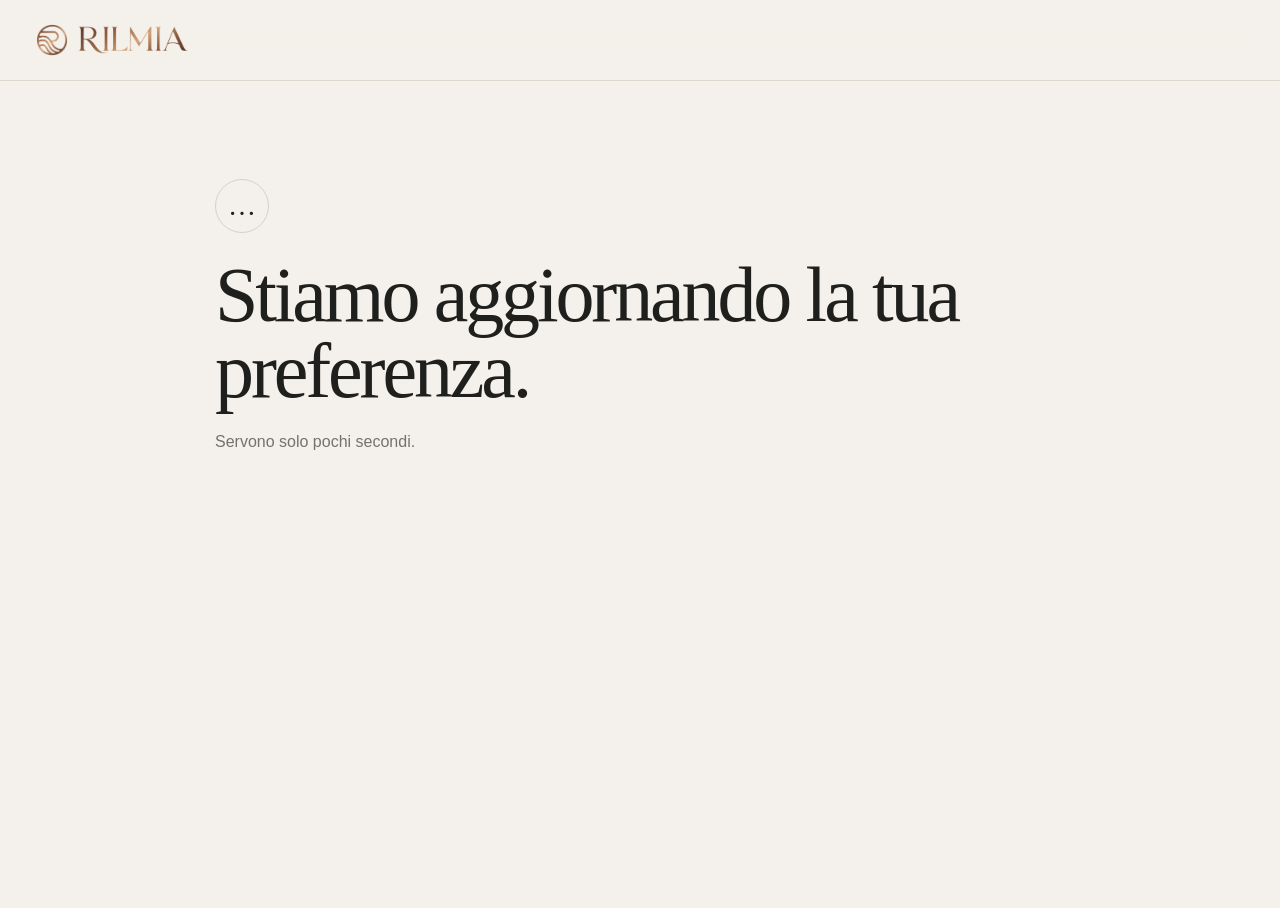
<file: unsubscribe.html>
<!doctype html>
<html lang="it">
<head>
  <meta charset="utf-8">
  <meta name="viewport" content="width=device-width, initial-scale=1">
  <meta name="description" content="Cancella la tua iscrizione agli avvisi RILMIA.">
  <meta name="theme-color" content="#f4f1ec">
<title>Cancellazione iscrizione — RILMIA</title>



  <link rel="icon" type="image/png" href="[data-uri]">
  <style>
:root {
  --paper: #f4f1ec;
  --paper-2: #ebe5dc;
  --surface: #fbfaf7;
  --ink: #1f201d;
  --muted: #72736c;
  --line: #d7d0c6;
  --accent: #9a725e;
  --accent-deep: #765443;
  --olive: #6e7465;
  --white: #ffffff;
  --danger: #8a403c;
  --success: #526b55;
  --radius-sm: 14px;
  --radius-md: 24px;
  --radius-lg: 36px;
  --shadow: 0 18px 50px rgba(31, 32, 29, .07);
  --content: min(1320px, calc(100vw - 36px));
  --sans: "Avenir Next", "Segoe UI", Helvetica, Arial, sans-serif;
  --serif: Iowan Old Style, Baskerville, "Times New Roman", serif;
}

*,
*::before,
*::after {
  box-sizing: border-box;
}

html {
  scroll-behavior: smooth;
}

body {
  margin: 0;
  background: var(--paper);
  color: var(--ink);
  font-family: var(--sans);
  font-size: 16px;
  line-height: 1.55;
  -webkit-font-smoothing: antialiased;
}

body.modal-open,
body.menu-open {
  overflow: hidden;
}

img {
  display: block;
  max-width: 100%;
}

a {
  color: inherit;
  text-decoration: none;
}

button,
input {
  font: inherit;
}

button,
a {
  -webkit-tap-highlight-color: transparent;
}

button:focus-visible,
a:focus-visible,
input:focus-visible {
  outline: 2px solid var(--accent);
  outline-offset: 3px;
}

[hidden] {
  display: none !important;
}

.site-shell {
  width: var(--content);
  margin-inline: auto;
}

.announcement {
  padding: 10px 18px;
  border-bottom: 1px solid var(--line);
  text-align: center;
  color: var(--muted);
  font-size: 12px;
  letter-spacing: .08em;
  text-transform: uppercase;
}

.site-header {
  position: relative;
  z-index: 20;
  border-bottom: 1px solid rgba(215, 208, 198, .78);
  background: rgba(244, 241, 236, .9);
  backdrop-filter: blur(14px);
}

.site-header__inner {
  width: var(--content);
  min-height: 72px;
  margin: 0 auto;
  display: flex;
  align-items: center;
  justify-content: space-between;
  gap: 24px;
}

.wordmark {
  font-size: 18px;
  font-weight: 700;
  letter-spacing: .34em;
  line-height: 1;
}

.desktop-nav {
  display: none;
  align-items: center;
  gap: 28px;
  color: var(--muted);
  font-size: 14px;
}

.desktop-nav a:hover {
  color: var(--ink);
}

.menu-toggle {
  width: 44px;
  height: 44px;
  padding: 0;
  border: 0;
  background: transparent;
  display: grid;
  place-items: center;
  cursor: pointer;
}

.menu-toggle span,
.menu-toggle::before,
.menu-toggle::after {
  content: "";
  width: 21px;
  height: 1.5px;
  background: var(--ink);
  display: block;
  transition: transform .2s ease;
}

.menu-toggle span {
  margin: 5px 0;
}

.mobile-nav {
  position: fixed;
  inset: 72px 0 0;
  z-index: 30;
  padding: 28px 18px;
  background: var(--paper);
  border-top: 1px solid var(--line);
}

.mobile-nav__inner {
  display: grid;
  gap: 4px;
}

.mobile-nav a {
  padding: 16px 0;
  border-bottom: 1px solid var(--line);
  font-family: var(--serif);
  font-size: 30px;
}

.hero {
  padding: 42px 0 74px;
}

.hero__grid {
  width: var(--content);
  margin: 0 auto;
  display: grid;
  gap: 36px;
}

.eyebrow {
  margin: 0 0 16px;
  color: var(--accent-deep);
  font-size: 12px;
  font-weight: 700;
  letter-spacing: .16em;
  text-transform: uppercase;
}

.hero h1,
.section-heading h2,
.product-info h1,
.legal-page h1,
.result-card h1 {
  margin: 0;
  font-family: var(--serif);
  font-weight: 400;
  letter-spacing: -.04em;
  line-height: .98;
}

.hero h1 {
  max-width: 9.5ch;
  font-size: clamp(54px, 16vw, 94px);
}

.hero__copy {
  max-width: 620px;
}

.hero__copy > p:not(.eyebrow) {
  max-width: 52ch;
  margin: 24px 0 0;
  color: var(--muted);
  font-size: clamp(17px, 2vw, 20px);
}

.hero__actions {
  margin-top: 32px;
  display: flex;
  flex-wrap: wrap;
  gap: 12px;
}

.button {
  min-height: 48px;
  padding: 12px 21px;
  border: 1px solid var(--ink);
  border-radius: 999px;
  display: inline-flex;
  align-items: center;
  justify-content: center;
  gap: 8px;
  background: transparent;
  color: var(--ink);
  font-weight: 650;
  cursor: pointer;
  transition:
    transform .18s ease,
    background .18s ease,
    color .18s ease,
    border-color .18s ease;
}

.button:hover {
  transform: translateY(-1px);
}

.button--dark {
  background: var(--ink);
  color: var(--paper);
}

.button--dark:hover {
  background: #34352f;
}

.button--soft {
  border-color: var(--line);
  background: rgba(255,255,255,.35);
}

.button[disabled] {
  opacity: .55;
  cursor: wait;
  transform: none;
}

.hero-art {
  min-height: 410px;
  position: relative;
  overflow: hidden;
  border-radius: var(--radius-lg);
  background:
    radial-gradient(circle at 22% 22%, rgba(255,255,255,.92), transparent 30%),
    linear-gradient(145deg, #d7cdc1 0%, #bfae9f 47%, #8f7769 100%);
}

.hero-art::before,
.hero-art::after {
  content: "";
  position: absolute;
  border: 1px solid rgba(255,255,255,.55);
  border-radius: 999px;
  transform: rotate(-16deg);
}

.hero-art::before {
  width: 76%;
  height: 42%;
  left: -12%;
  bottom: 10%;
}

.hero-art::after {
  width: 60%;
  height: 34%;
  right: -16%;
  top: 11%;
}


.hero-art__tag {
  position: absolute;
  left: 24px;
  bottom: 22px;
  padding: 9px 12px;
  border: 1px solid rgba(255,255,255,.45);
  border-radius: 999px;
  background: rgba(255,255,255,.18);
  backdrop-filter: blur(8px);
  color: rgba(31,32,29,.78);
  font-size: 12px;
  letter-spacing: .08em;
  text-transform: uppercase;
}

.section {
  padding: 76px 0;
}

.section--surface {
  background: var(--surface);
}

.section-heading {
  width: var(--content);
  margin: 0 auto 34px;
  display: grid;
  gap: 16px;
}

.section-heading h2 {
  max-width: 11ch;
  font-size: clamp(42px, 11vw, 68px);
}

.section-heading p {
  max-width: 58ch;
  margin: 0;
  color: var(--muted);
}

.product-grid {
  width: var(--content);
  margin: 0 auto;
  display: grid;
  gap: 34px;
}

.product-card {
  min-width: 0;
}

.product-card__media {
  aspect-ratio: 4 / 5;
  position: relative;
  overflow: hidden;
  border-radius: var(--radius-md);
  display: block;
  background: var(--paper-2);
}

.product-card__media img,
.product-card__image {
  width: 100%;
  height: 100%;
  object-fit: cover;
  transition: transform .55s cubic-bezier(.2,.75,.25,1);
}

.product-card:hover .product-card__media img {
  transform: scale(1.025);
}

.product-status {
  position: absolute;
  left: 14px;
  top: 14px;
  padding: 8px 11px;
  border-radius: 999px;
  background: rgba(251,250,247,.9);
  backdrop-filter: blur(8px);
  font-size: 11px;
  font-weight: 700;
  letter-spacing: .08em;
  text-transform: uppercase;
}

.product-card__content {
  padding-top: 18px;
}

.product-card__content h3 {
  margin: 3px 0 0;
  font-family: var(--serif);
  font-size: 30px;
  font-weight: 400;
  letter-spacing: -.025em;
}

.product-card__eyebrow {
  margin: 0;
  color: var(--muted);
  font-size: 12px;
  letter-spacing: .08em;
  text-transform: uppercase;
}

.product-card__meta {
  margin-top: 13px;
  padding-top: 13px;
  border-top: 1px solid var(--line);
  display: flex;
  align-items: center;
  justify-content: space-between;
  gap: 15px;
  color: var(--muted);
  font-size: 13px;
}

.arrow-link {
  flex: 0 0 auto;
  width: 38px;
  height: 38px;
  display: grid;
  place-items: center;
  border: 1px solid var(--line);
  border-radius: 50%;
  color: var(--ink);
}

.image-placeholder {
  width: 100%;
  height: 100%;
  min-height: 260px;
  display: grid;
  place-items: center;
  background:
    linear-gradient(135deg, rgba(255,255,255,.5), transparent 42%),
    radial-gradient(circle at 70% 25%, #dbd0c6, transparent 32%),
    #c8b8aa;
  color: rgba(31,32,29,.72);
}

.image-placeholder span {
  font-size: 14px;
  font-weight: 700;
  letter-spacing: .35em;
}

.loading-grid,
.empty-state {
  width: var(--content);
  margin: 0 auto;
}

.loading-grid {
  display: grid;
  gap: 22px;
}

.skeleton {
  min-height: 420px;
  border-radius: var(--radius-md);
  background:
    linear-gradient(90deg,
      rgba(255,255,255,.12),
      rgba(255,255,255,.58),
      rgba(255,255,255,.12)
    ),
    var(--paper-2);
  background-size: 220% 100%;
  animation: shimmer 1.7s infinite linear;
}

@keyframes shimmer {
  to { background-position: -220% 0; }
}

.empty-state {
  padding: 42px 0 10px;
  border-top: 1px solid var(--line);
}

.empty-state strong {
  display: block;
  font-family: var(--serif);
  font-size: 30px;
  font-weight: 400;
}

.empty-state span {
  color: var(--muted);
}

.about-grid {
  width: var(--content);
  margin: 0 auto;
  display: grid;
  gap: 28px;
}

.about-grid__lead {
  font-family: var(--serif);
  font-size: clamp(38px, 10vw, 66px);
  letter-spacing: -.04em;
  line-height: 1;
}

.about-grid__lead p {
  margin: 0;
}

.about-grid__body {
  max-width: 58ch;
  color: var(--muted);
}

.about-points {
  margin-top: 32px;
  display: grid;
  gap: 0;
  border-top: 1px solid var(--line);
}

.about-point {
  padding: 17px 0;
  border-bottom: 1px solid var(--line);
  display: grid;
  grid-template-columns: 36px 1fr;
  gap: 12px;
}

.about-point__number {
  color: var(--accent-deep);
  font-size: 12px;
  padding-top: 3px;
}

.site-footer {
  padding: 52px 0 26px;
  background: var(--ink);
  color: #e8e3db;
}

.site-footer__grid {
  width: var(--content);
  margin: 0 auto;
  display: grid;
  gap: 38px;
}

.site-footer .wordmark {
  font-size: 21px;
}

.site-footer__text {
  max-width: 40ch;
  margin: 14px 0 0;
  color: #aaa89f;
}

.footer-links {
  display: grid;
  gap: 10px;
  color: #c8c4bc;
  font-size: 14px;
}

.footer-bottom {
  width: var(--content);
  margin: 42px auto 0;
  padding-top: 18px;
  border-top: 1px solid #363730;
  display: flex;
  flex-wrap: wrap;
  justify-content: space-between;
  gap: 10px 20px;
  color: #888980;
  font-size: 12px;
}

/* PRODUCT PAGE */
.product-page {
  padding: 34px 0 80px;
}

.product-layout {
  width: var(--content);
  margin: 0 auto;
  display: grid;
  gap: 34px;
}

.product-gallery__main {
  aspect-ratio: 1 / 1.14;
  overflow: hidden;
  border-radius: var(--radius-md);
  background: var(--paper-2);
}

.product-gallery__main img,
.product-gallery__main-image,
.product-gallery__main-placeholder {
  width: 100%;
  height: 100%;
  object-fit: cover;
}

.product-gallery__thumbs {
  margin-top: 10px;
  display: grid;
  grid-template-columns: repeat(5, 1fr);
  gap: 8px;
}

.gallery-thumb {
  aspect-ratio: 1;
  padding: 0;
  overflow: hidden;
  border: 1px solid transparent;
  border-radius: 10px;
  background: transparent;
  opacity: .64;
  cursor: pointer;
}

.gallery-thumb.is-active {
  opacity: 1;
  border-color: var(--ink);
}

.gallery-thumb img {
  width: 100%;
  height: 100%;
  object-fit: cover;
}

.product-info {
  align-self: start;
}

.product-info__status {
  display: inline-flex;
  margin-bottom: 18px;
  padding: 7px 11px;
  border: 1px solid var(--line);
  border-radius: 999px;
  color: var(--accent-deep);
  font-size: 11px;
  font-weight: 700;
  letter-spacing: .08em;
  text-transform: uppercase;
}

.product-info h1 {
  font-size: clamp(50px, 14vw, 82px);
}

.product-info__subtitle {
  max-width: 46ch;
  margin: 20px 0 0;
  color: var(--muted);
  font-size: 18px;
}

.product-info__price {
  margin: 30px 0 0;
  font-size: 17px;
  font-weight: 700;
}

.product-info__price small {
  display: block;
  color: var(--muted);
  font-size: 11px;
  font-weight: 500;
  letter-spacing: .08em;
  text-transform: uppercase;
}

.product-info__cta {
  width: 100%;
  margin-top: 26px;
}

.product-details {
  margin-top: 36px;
  border-top: 1px solid var(--line);
}

.product-detail-row {
  padding: 17px 0;
  border-bottom: 1px solid var(--line);
  display: grid;
  grid-template-columns: 120px 1fr;
  gap: 14px;
  font-size: 14px;
}

.product-detail-row dt {
  color: var(--muted);
}

.product-detail-row dd {
  margin: 0;
}

.product-story {
  width: var(--content);
  margin: 62px auto 0;
  padding-top: 42px;
  border-top: 1px solid var(--line);
  display: grid;
  gap: 24px;
}

.product-story h2 {
  margin: 0;
  font-family: var(--serif);
  font-size: clamp(38px, 9vw, 58px);
  font-weight: 400;
  letter-spacing: -.035em;
  line-height: 1;
}

.product-story p {
  max-width: 65ch;
  margin: 0;
  color: var(--muted);
  white-space: pre-line;
}

/* MODAL */
.modal {
  position: fixed;
  inset: 0;
  z-index: 100;
}

.modal__backdrop {
  position: absolute;
  inset: 0;
  background: rgba(23,24,21,.58);
  backdrop-filter: blur(7px);
}

.modal__panel {
  width: min(620px, calc(100vw - 24px));
  max-height: calc(100vh - 24px);
  overflow-y: auto;
  position: absolute;
  left: 50%;
  bottom: 12px;
  transform: translateX(-50%);
  padding: 26px 20px 22px;
  border-radius: 28px;
  background: var(--surface);
  box-shadow: 0 30px 90px rgba(0,0,0,.24);
}

.modal__close {
  width: 40px;
  height: 40px;
  position: absolute;
  right: 14px;
  top: 14px;
  border: 1px solid var(--line);
  border-radius: 50%;
  background: transparent;
  cursor: pointer;
}

.modal h2 {
  max-width: 11ch;
  margin: 4px 48px 8px 0;
  font-family: var(--serif);
  font-size: 42px;
  font-weight: 400;
  letter-spacing: -.035em;
  line-height: 1;
}

.modal__lead {
  margin: 0 0 26px;
  color: var(--muted);
}

.form-field {
  display: grid;
  gap: 8px;
  margin-bottom: 17px;
}

.form-field label {
  font-size: 13px;
  font-weight: 650;
}

.form-field input[type="email"],
.form-field input[type="number"] {
  width: 100%;
  min-height: 52px;
  padding: 12px 14px;
  border: 1px solid var(--line);
  border-radius: 13px;
  background: var(--white);
  color: var(--ink);
}

.form-field input:focus {
  border-color: var(--accent);
  outline: none;
  box-shadow: 0 0 0 3px rgba(154,114,94,.13);
}

.checkbox {
  margin: 6px 0 22px;
  display: grid;
  grid-template-columns: 20px 1fr;
  align-items: start;
  gap: 10px;
  color: var(--muted);
  font-size: 12px;
}

.checkbox input {
  width: 18px;
  height: 18px;
  margin: 1px 0 0;
  accent-color: var(--ink);
}

.checkbox a {
  text-decoration: underline;
  text-underline-offset: 2px;
}

.form-status {
  min-height: 22px;
  margin: 0 0 10px;
  color: var(--danger);
  font-size: 13px;
}

.form-success {
  padding: 24px 0 10px;
}

.form-success strong {
  display: block;
  font-family: var(--serif);
  font-size: 36px;
  font-weight: 400;
}

.form-success span {
  color: var(--muted);
}

/* LEGAL / RESULT */
.legal-page,
.result-page {
  min-height: calc(100vh - 73px);
  padding: 58px 0 90px;
}

.legal-page__inner,
.result-card {
  width: min(850px, calc(100vw - 36px));
  margin: 0 auto;
}

.legal-page h1,
.result-card h1 {
  font-size: clamp(48px, 12vw, 78px);
}

.legal-page__intro {
  max-width: 60ch;
  margin: 22px 0 46px;
  color: var(--muted);
}

.legal-section {
  padding: 26px 0;
  border-top: 1px solid var(--line);
}

.legal-section h2 {
  margin: 0 0 10px;
  font-size: 17px;
}

.legal-section p,
.legal-section li {
  color: var(--muted);
}

.legal-section ul {
  padding-left: 22px;
}

.result-card {
  padding-top: 40px;
}

.result-mark {
  width: 54px;
  height: 54px;
  margin-bottom: 24px;
  display: grid;
  place-items: center;
  border: 1px solid var(--line);
  border-radius: 50%;
  font-family: var(--serif);
  font-size: 28px;
}

.result-card p {
  max-width: 48ch;
  margin: 20px 0 28px;
  color: var(--muted);
}

/* UTILITIES */
.toast-host {
  position: fixed;
  z-index: 200;
  right: 16px;
  bottom: 16px;
  display: grid;
  gap: 8px;
}

.toast {
  max-width: min(360px, calc(100vw - 32px));
  padding: 13px 15px;
  border: 1px solid var(--line);
  border-radius: 13px;
  background: var(--surface);
  box-shadow: var(--shadow);
  opacity: 0;
  transform: translateY(8px);
  transition: all .2s ease;
}

.toast.is-visible {
  opacity: 1;
  transform: none;
}

.reveal {
  animation: reveal .6s both;
  animation-delay: var(--delay, 0ms);
}

@keyframes reveal {
  from {
    opacity: 0;
    transform: translateY(12px);
  }
}

@media (prefers-reduced-motion: reduce) {
  *,
  *::before,
  *::after {
    scroll-behavior: auto !important;
    animation-duration: .001ms !important;
    animation-iteration-count: 1 !important;
    transition-duration: .001ms !important;
  }
}

@media (min-width: 720px) {
  :root {
    --content: min(1320px, calc(100vw - 72px));
  }

  .site-header__inner {
    min-height: 80px;
  }

  .menu-toggle,
  .mobile-nav {
    display: none !important;
  }

  .desktop-nav {
    display: flex;
  }

  .hero {
    padding: 64px 0 100px;
  }

  .hero__grid {
    grid-template-columns: minmax(0, .92fr) minmax(380px, 1.08fr);
    align-items: center;
    gap: 54px;
  }

  .hero-art {
    min-height: 610px;
  }

  .section {
    padding: 104px 0;
  }

  .section-heading {
    grid-template-columns: minmax(0, .95fr) minmax(300px, .65fr);
    align-items: end;
  }

  .product-grid,
  .loading-grid {
    grid-template-columns: repeat(2, minmax(0, 1fr));
  }

  .about-grid {
    grid-template-columns: minmax(0, 1fr) minmax(320px, .7fr);
    gap: 70px;
  }

  .site-footer__grid {
    grid-template-columns: 1fr auto;
  }

  .product-layout {
    grid-template-columns: minmax(0, 1.15fr) minmax(340px, .85fr);
    gap: 64px;
    align-items: start;
  }

  .product-info {
    position: sticky;
    top: 112px;
  }

  .product-story {
    grid-template-columns: minmax(260px, .7fr) minmax(0, 1fr);
  }

  .modal__panel {
    bottom: auto;
    top: 50%;
    transform: translate(-50%, -50%);
    padding: 34px;
  }
}

@media (min-width: 1080px) {
  .product-grid,
  .loading-grid {
    grid-template-columns: repeat(3, minmax(0, 1fr));
    gap: 30px;
  }

  .product-card__media {
    aspect-ratio: 4 / 5.15;
  }

  .hero h1 {
    font-size: clamp(72px, 7.2vw, 116px);
  }
}


/* =========================================================
   RILMIA — IDENTITÀ APPROVATA
   simbolo + scritta separati, finitura rilievo/bronzo
   ========================================================= */
.brand-link {
  display: inline-flex;
  align-items: center;
  min-width: 0;
}

.brand-lockup {
  display: inline-flex;
  align-items: center;
  gap: 9px;
  height: 34px;
}

.brand-symbol,
.brand-wordmark {
  display: block;
  flex: 0 0 auto;
  background:
    linear-gradient(145deg, #553326 0%, #946044 31%, #d3a077 54%, #825039 77%, #492c21 100%);
  filter:
    drop-shadow(0 1px 0 rgba(255,255,255,.58))
    drop-shadow(0 2px 2px rgba(65,37,25,.18));
}

.brand-symbol {
  width: 32px;
  height: 32px;
  -webkit-mask: url("[data-uri]") center / contain no-repeat;
  mask: url("[data-uri]") center / contain no-repeat;
}

.brand-wordmark {
  width: 112px;
  height: 30px;
  -webkit-mask: url("[data-uri]") center / contain no-repeat;
  mask: url("[data-uri]") center / contain no-repeat;
}

@supports not ((mask: url("")) or (-webkit-mask: url(""))) {
  .brand-symbol {
    background: transparent url("[data-uri]") center / contain no-repeat;
  }
  .brand-wordmark {
    background: transparent url("[data-uri]") center / contain no-repeat;
  }
}

.site-footer .brand-lockup {
  height: 42px;
}

.site-footer .brand-symbol {
  width: 39px;
  height: 39px;
  background: linear-gradient(145deg, #f0d0ad, #b47a51 58%, #e0b58c);
}

.site-footer .brand-wordmark {
  width: 138px;
  height: 36px;
  background: linear-gradient(145deg, #f0d0ad, #b47a51 58%, #e0b58c);
}

.hero-brand {
  position: absolute;
  z-index: 4;
  left: clamp(24px, 5vw, 62px);
  top: clamp(30px, 7vw, 74px);
  right: clamp(24px, 5vw, 62px);
  display: grid;
  grid-template-columns: auto minmax(0, 1fr);
  align-items: center;
  gap: clamp(16px, 2.2vw, 30px);
}

.hero-brand .brand-symbol {
  width: clamp(82px, 12vw, 130px);
  height: clamp(82px, 12vw, 130px);
  background:
    linear-gradient(145deg, #513124 0%, #966247 29%, #dba97d 52%, #835139 76%, #482b20 100%);
  filter:
    drop-shadow(0 2px 0 rgba(255,255,255,.52))
    drop-shadow(0 8px 9px rgba(69,39,25,.23));
}

.hero-brand .brand-wordmark {
  width: min(100%, 380px);
  height: clamp(70px, 9vw, 108px);
  background:
    linear-gradient(145deg, #513124 0%, #936046 29%, #dba97d 52%, #7e4d36 76%, #472a20 100%);
  filter:
    drop-shadow(0 2px 0 rgba(255,255,255,.52))
    drop-shadow(0 8px 9px rgba(69,39,25,.22));
}

.hero-art__relief {
  position: absolute;
  inset: auto 5% 7% 8%;
  height: 43%;
  opacity: .44;
  transform: rotate(-7deg);
}

.hero-art__relief span {
  position: absolute;
  left: 0;
  right: 0;
  height: 31%;
  border: 1px solid rgba(255,255,255,.60);
  border-radius: 999px 999px 42% 42%;
  box-shadow:
    inset 0 1px 0 rgba(255,255,255,.28),
    0 13px 30px rgba(81,50,34,.07);
}

.hero-art__relief span:nth-child(1) { top: 0; transform: translateX(7%); }
.hero-art__relief span:nth-child(2) { top: 30%; transform: translateX(1%); }
.hero-art__relief span:nth-child(3) { top: 60%; transform: translateX(-5%); }

.wordmark {
  display: none;
}

@media (max-width: 420px) {
  .brand-lockup {
    gap: 7px;
  }

  .brand-symbol {
    width: 29px;
    height: 29px;
  }

  .brand-wordmark {
    width: 99px;
    height: 27px;
  }

  .hero-brand {
    grid-template-columns: 72px minmax(0, 1fr);
    gap: 12px;
    left: 22px;
    right: 22px;
    top: 28px;
  }

  .hero-brand .brand-symbol {
    width: 72px;
    height: 72px;
  }

  .hero-brand .brand-wordmark {
    width: 100%;
    height: 62px;
  }
}

</style>
  <script>
window.RILMIA_CONFIG = Object.freeze({
  API_URL: "https://script.google.com/macros/s/AKfycbxsMFN6wtDQnZLeILydhGnTCQIdBZ5mix4perwW59-XrvgP5bIa4fxM4Z-cCzrNdbBt/exec",
  BRIDGE_URL: "https://script.google.com/macros/s/AKfycbxsMFN6wtDQnZLeILydhGnTCQIdBZ5mix4perwW59-XrvgP5bIa4fxM4Z-cCzrNdbBt/exec?bridge=1",
  API_TIMEOUT_MS: 20000,

  BRAND_NAME: "RILMIA",
  PRIVACY_EMAIL: "privacy@rilmia.it",

  // Cambia questi valori quando avrai dominio/social definitivi.
  INSTAGRAM_URL: "",
  SITE_URL: "",

  PRODUCT_PAGE: "prodotto.html",
  PRIVACY_PAGE: "privacy.html",
  UNSUBSCRIBE_PAGE: "unsubscribe.html"
});

</script>
<script>
(() => {
  "use strict";

  const cfg = window.RILMIA_CONFIG;
  if (!cfg) throw new Error("RILMIA_CONFIG non caricato.");

  const SITE_ORIGIN = window.location.origin;
  const BRIDGE_URL = "https://script.google.com/macros/s/AKfycbxsMFN6wtDQnZLeILydhGnTCQIdBZ5mix4perwW59-XrvgP5bIa4fxM4Z-cCzrNdbBt/exec?bridge=1";

  let outerFrame = null;
  let bridgeSource = null;
  let bridgeReadyPromise = null;
  const pending = new Map();

  function requestId() {
    if (window.crypto && crypto.randomUUID) return crypto.randomUUID();
    return "req_" + Date.now() + "_" + Math.random().toString(36).slice(2);
  }

  function sourceBelongsToFrame(source, frameWindow) {
    try {
      let current = source;
      for (let i = 0; i < 6 && current; i++) {
        if (current === frameWindow) return true;
        if (current === current.parent) break;
        current = current.parent;
      }
    } catch (_) {
      // WindowProxy cross-origin: il confronto/parent è comunque normalmente disponibile.
    }
    return false;
  }

  window.addEventListener("message", event => {
    const data = event.data || {};
    if (data.type !== "RILMIA_FROM_IFRAME") return;

    // Apps Script HTMLService esegue il JS dentro un frame googleusercontent.
    // Non assumiamo che event.source === outerFrame.contentWindow:
    // catturiamo la vera finestra interna quando invia bridgeReady.
    if (data.action === "bridgeReady") {
      if (!outerFrame) return;

      const host = (() => {
        try { return new URL(event.origin).hostname; }
        catch (_) { return ""; }
      })();

      const googleOrigin =
        host === "script.google.com" ||
        host.endsWith(".googleusercontent.com");

      if (!googleOrigin) return;

      if (!sourceBelongsToFrame(event.source, outerFrame.contentWindow)) {
        return;
      }

      bridgeSource = event.source;
      document.dispatchEvent(new CustomEvent("rilmia:bridge-ready"));
      return;
    }

    if (data.action === "serverResponse" && data.idRequest) {
      const req = pending.get(data.idRequest);
      if (!req) return;

      pending.delete(data.idRequest);
      clearTimeout(req.timer);

      if (data.data && data.data.error) {
        req.reject(new Error(data.data.error));
      } else {
        req.resolve(data.data ? data.data.result : null);
      }
    }
  });

  function ensureBridge() {
    if (bridgeSource) return Promise.resolve();

    if (bridgeReadyPromise) return bridgeReadyPromise;

    bridgeReadyPromise = new Promise((resolve, reject) => {
      if (!document.body) {
        reject(new Error("DOM non pronto."));
        return;
      }

      outerFrame = document.createElement("iframe");
      outerFrame.src = BRIDGE_URL;
      outerFrame.title = "RILMIA backend bridge";
      outerFrame.setAttribute("aria-hidden", "true");
      outerFrame.tabIndex = -1;
      outerFrame.style.cssText =
        "position:fixed;width:1px;height:1px;left:-9999px;top:-9999px;border:0;opacity:0;pointer-events:none;";

      const timeout = window.setTimeout(() => {
        reject(new Error(
          "Bridge Apps Script non inizializzato. Verifica Bridge.html e il deployment."
        ));
      }, cfg.API_TIMEOUT_MS);

      const onReady = () => {
        clearTimeout(timeout);
        document.removeEventListener("rilmia:bridge-ready", onReady);
        resolve();
      };

      document.addEventListener("rilmia:bridge-ready", onReady);
      document.body.appendChild(outerFrame);
    });

    return bridgeReadyPromise;
  }

  async function call(action, payload = {}) {
    await ensureBridge();

    if (!bridgeSource) {
      throw new Error("Bridge non disponibile.");
    }

    const id = requestId();

    return new Promise((resolve, reject) => {
      const timer = window.setTimeout(() => {
        pending.delete(id);
        reject(new Error("Timeout backend RILMIA."));
      }, cfg.API_TIMEOUT_MS);

      pending.set(id, { resolve, reject, timer });

      bridgeSource.postMessage(
        {
          type: "RILMIA_FROM_PARENT",
          action: "serverRequest",
          idRequest: id,
          data: {
            functionName: "rilmiaRpc",
            arguments: JSON.stringify([action, payload])
          }
        },
        "*"
      );
    });
  }

  window.RilmiaAPI = Object.freeze({ call, ensureBridge });
})();

</script>
<script>
(() => {
  "use strict";

  function escapeHtml(value) {
    return String(value ?? "")
      .replace(/&/g, "&amp;")
      .replace(/</g, "&lt;")
      .replace(/>/g, "&gt;")
      .replace(/"/g, "&quot;")
      .replace(/'/g, "&#039;");
  }

  function formatPrice(value) {
    if (value === "" || value === null || value === undefined) return "";
    const number = Number(value);
    if (!Number.isFinite(number)) return String(value);
    return new Intl.NumberFormat("it-IT", {
      style: "currency",
      currency: "EUR",
      maximumFractionDigits: Number.isInteger(number) ? 0 : 2
    }).format(number);
  }

  function statusLabel(status) {
    const map = {
      in_arrivo: "In arrivo",
      disponibile: "Disponibile"
    };
    return map[status] || status || "";
  }

  function imageOrPlaceholder(url, alt, className = "") {
    if (!url) {
      return `
        <div class="image-placeholder ${escapeHtml(className)}" role="img"
             aria-label="${escapeHtml(alt || "Immagine prodotto")}">
          <span>RILMIA</span>
        </div>`;
    }

    return `
      <img
        class="${escapeHtml(className)}"
        src="${escapeHtml(url)}"
        alt="${escapeHtml(alt || "")}"
        loading="lazy"
        decoding="async"
      >`;
  }

  function setYear() {
    document.querySelectorAll("[data-current-year]").forEach(el => {
      el.textContent = String(new Date().getFullYear());
    });
  }

  function initMenu() {
    const button = document.querySelector("[data-menu-toggle]");
    const nav = document.querySelector("[data-mobile-nav]");
    if (!button || !nav) return;

    button.addEventListener("click", () => {
      const open = button.getAttribute("aria-expanded") === "true";
      button.setAttribute("aria-expanded", String(!open));
      nav.hidden = open;
      document.body.classList.toggle("menu-open", !open);
    });

    nav.querySelectorAll("a").forEach(link => {
      link.addEventListener("click", () => {
        button.setAttribute("aria-expanded", "false");
        nav.hidden = true;
        document.body.classList.remove("menu-open");
      });
    });
  }

  function showToast(message, type = "info") {
    let host = document.querySelector(".toast-host");
    if (!host) {
      host = document.createElement("div");
      host.className = "toast-host";
      host.setAttribute("aria-live", "polite");
      document.body.appendChild(host);
    }

    const toast = document.createElement("div");
    toast.className = `toast toast--${type}`;
    toast.textContent = message;
    host.appendChild(toast);

    requestAnimationFrame(() => toast.classList.add("is-visible"));

    window.setTimeout(() => {
      toast.classList.remove("is-visible");
      window.setTimeout(() => toast.remove(), 220);
    }, 3600);
  }

  document.addEventListener("DOMContentLoaded", () => {
    setYear();
    initMenu();
  });

  window.RilmiaUI = Object.freeze({
    escapeHtml,
    formatPrice,
    statusLabel,
    imageOrPlaceholder,
    showToast
  });
})();

</script>
<script>
(() => {
  "use strict";

  const status = document.querySelector("[data-unsubscribe-status]");

  async function run() {
    const token = new URL(window.location.href).searchParams.get("token");

    if (!token) {
      render(
        "Link non valido",
        "Manca il codice necessario per cancellare l'iscrizione.",
        false
      );
      return;
    }

    try {
      const response = await window.RilmiaAPI.call("unsubscribe", { token });

      if (!response || !response.success) {
        throw new Error(
          (response && response.message) ||
          "Non è stato possibile cancellare l'iscrizione."
        );
      }

      render(
        "Iscrizione cancellata",
        response.alreadyInactive
          ? "Questa iscrizione risultava già cancellata."
          : "Non riceverai più notifiche per questo prodotto.",
        true
      );
    } catch (error) {
      render(
        "Non siamo riusciti a completare l'operazione",
        error.message || "Riprova più tardi.",
        false
      );
    }
  }

  function render(title, message, ok) {
    status.classList.toggle("is-success", ok);
    status.classList.toggle("is-error", !ok);
    status.innerHTML = `
      <span class="result-mark" aria-hidden="true">${ok ? "✓" : "!"}</span>
      <h1>${window.RilmiaUI.escapeHtml(title)}</h1>
      <p>${window.RilmiaUI.escapeHtml(message)}</p>
      <a class="button button--dark" href="index.html">Torna a RILMIA</a>
    `;
  }

  document.addEventListener("DOMContentLoaded", run);
})();

</script>
  <meta name="rilmia-build" content="final-bridge-v2">
</head>
<body>
  <header class="site-header">
    <div class="site-header__inner">
      <a class="brand-link" href="index.html"><span class="brand-lockup" aria-label="RILMIA">
          <span class="brand-symbol" aria-hidden="true"></span>
          <span class="brand-wordmark" aria-hidden="true"></span>
        </span></a>
    </div>
  </header>

  <main class="result-page">
    <section class="result-card" data-unsubscribe-status aria-live="polite">
      <span class="result-mark" aria-hidden="true">…</span>
      <h1>Stiamo aggiornando la tua preferenza.</h1>
      <p>Servono solo pochi secondi.</p>
    </section>
  </main>
</body>
</html>
</file>
<file: style.css>
:root {
  --paper: #f4f1ec;
  --paper-2: #ebe5dc;
  --surface: #fbfaf7;
  --ink: #1f201d;
  --muted: #72736c;
  --line: #d7d0c6;
  --accent: #9a725e;
  --accent-deep: #765443;
  --olive: #6e7465;
  --white: #ffffff;
  --danger: #8a403c;
  --success: #526b55;
  --radius-sm: 14px;
  --radius-md: 24px;
  --radius-lg: 36px;
  --shadow: 0 18px 50px rgba(31, 32, 29, .07);
  --content: min(1320px, calc(100vw - 36px));
  --sans: "Avenir Next", "Segoe UI", Helvetica, Arial, sans-serif;
  --serif: Iowan Old Style, Baskerville, "Times New Roman", serif;
}

*,
*::before,
*::after {
  box-sizing: border-box;
}

html {
  scroll-behavior: smooth;
}

body {
  margin: 0;
  background: var(--paper);
  color: var(--ink);
  font-family: var(--sans);
  font-size: 16px;
  line-height: 1.55;
  -webkit-font-smoothing: antialiased;
}

body.modal-open,
body.menu-open {
  overflow: hidden;
}

img {
  display: block;
  max-width: 100%;
}

a {
  color: inherit;
  text-decoration: none;
}

button,
input {
  font: inherit;
}

button,
a {
  -webkit-tap-highlight-color: transparent;
}

button:focus-visible,
a:focus-visible,
input:focus-visible {
  outline: 2px solid var(--accent);
  outline-offset: 3px;
}

[hidden] {
  display: none !important;
}

.site-shell {
  width: var(--content);
  margin-inline: auto;
}

.announcement {
  padding: 10px 18px;
  border-bottom: 1px solid var(--line);
  text-align: center;
  color: var(--muted);
  font-size: 12px;
  letter-spacing: .08em;
  text-transform: uppercase;
}

.site-header {
  position: relative;
  z-index: 20;
  border-bottom: 1px solid rgba(215, 208, 198, .78);
  background: rgba(244, 241, 236, .9);
  backdrop-filter: blur(14px);
}

.site-header__inner {
  width: var(--content);
  min-height: 72px;
  margin: 0 auto;
  display: flex;
  align-items: center;
  justify-content: space-between;
  gap: 24px;
}

.wordmark {
  font-size: 18px;
  font-weight: 700;
  letter-spacing: .34em;
  line-height: 1;
}

.desktop-nav {
  display: none;
  align-items: center;
  gap: 28px;
  color: var(--muted);
  font-size: 14px;
}

.desktop-nav a:hover {
  color: var(--ink);
}

.menu-toggle {
  width: 44px;
  height: 44px;
  padding: 0;
  border: 0;
  background: transparent;
  display: grid;
  place-items: center;
  cursor: pointer;
}

.menu-toggle span,
.menu-toggle::before,
.menu-toggle::after {
  content: "";
  width: 21px;
  height: 1.5px;
  background: var(--ink);
  display: block;
  transition: transform .2s ease;
}

.menu-toggle span {
  margin: 5px 0;
}

.mobile-nav {
  position: fixed;
  inset: 72px 0 0;
  z-index: 30;
  padding: 28px 18px;
  background: var(--paper);
  border-top: 1px solid var(--line);
}

.mobile-nav__inner {
  display: grid;
  gap: 4px;
}

.mobile-nav a {
  padding: 16px 0;
  border-bottom: 1px solid var(--line);
  font-family: var(--serif);
  font-size: 30px;
}

.hero {
  padding: 42px 0 74px;
}

.hero__grid {
  width: var(--content);
  margin: 0 auto;
  display: grid;
  gap: 36px;
}

.eyebrow {
  margin: 0 0 16px;
  color: var(--accent-deep);
  font-size: 12px;
  font-weight: 700;
  letter-spacing: .16em;
  text-transform: uppercase;
}

.hero h1,
.section-heading h2,
.product-info h1,
.legal-page h1,
.result-card h1 {
  margin: 0;
  font-family: var(--serif);
  font-weight: 400;
  letter-spacing: -.04em;
  line-height: .98;
}

.hero h1 {
  max-width: 9.5ch;
  font-size: clamp(54px, 16vw, 94px);
}

.hero__copy {
  max-width: 620px;
}

.hero__copy > p:not(.eyebrow) {
  max-width: 52ch;
  margin: 24px 0 0;
  color: var(--muted);
  font-size: clamp(17px, 2vw, 20px);
}

.hero__actions {
  margin-top: 32px;
  display: flex;
  flex-wrap: wrap;
  gap: 12px;
}

.button {
  min-height: 48px;
  padding: 12px 21px;
  border: 1px solid var(--ink);
  border-radius: 999px;
  display: inline-flex;
  align-items: center;
  justify-content: center;
  gap: 8px;
  background: transparent;
  color: var(--ink);
  font-weight: 650;
  cursor: pointer;
  transition:
    transform .18s ease,
    background .18s ease,
    color .18s ease,
    border-color .18s ease;
}

.button:hover {
  transform: translateY(-1px);
}

.button--dark {
  background: var(--ink);
  color: var(--paper);
}

.button--dark:hover {
  background: #34352f;
}

.button--soft {
  border-color: var(--line);
  background: rgba(255,255,255,.35);
}

.button[disabled] {
  opacity: .55;
  cursor: wait;
  transform: none;
}

.hero-art {
  min-height: 410px;
  position: relative;
  overflow: hidden;
  border-radius: var(--radius-lg);
  background:
    radial-gradient(circle at 22% 22%, rgba(255,255,255,.92), transparent 30%),
    linear-gradient(145deg, #d7cdc1 0%, #bfae9f 47%, #8f7769 100%);
}

.hero-art::before,
.hero-art::after {
  content: "";
  position: absolute;
  border: 1px solid rgba(255,255,255,.55);
  border-radius: 999px;
  transform: rotate(-16deg);
}

.hero-art::before {
  width: 76%;
  height: 42%;
  left: -12%;
  bottom: 10%;
}

.hero-art::after {
  width: 60%;
  height: 34%;
  right: -16%;
  top: 11%;
}


.hero-art__tag {
  position: absolute;
  left: 24px;
  bottom: 22px;
  padding: 9px 12px;
  border: 1px solid rgba(255,255,255,.45);
  border-radius: 999px;
  background: rgba(255,255,255,.18);
  backdrop-filter: blur(8px);
  color: rgba(31,32,29,.78);
  font-size: 12px;
  letter-spacing: .08em;
  text-transform: uppercase;
}

.section {
  padding: 76px 0;
}

.section--surface {
  background: var(--surface);
}

.section-heading {
  width: var(--content);
  margin: 0 auto 34px;
  display: grid;
  gap: 16px;
}

.section-heading h2 {
  max-width: 11ch;
  font-size: clamp(42px, 11vw, 68px);
}

.section-heading p {
  max-width: 58ch;
  margin: 0;
  color: var(--muted);
}

.product-grid {
  width: var(--content);
  margin: 0 auto;
  display: grid;
  gap: 34px;
}

.product-card {
  min-width: 0;
}

.product-card__media {
  aspect-ratio: 4 / 5;
  position: relative;
  overflow: hidden;
  border-radius: var(--radius-md);
  display: block;
  background: var(--paper-2);
}

.product-card__media img,
.product-card__image {
  width: 100%;
  height: 100%;
  object-fit: cover;
  transition: transform .55s cubic-bezier(.2,.75,.25,1);
}

.product-card:hover .product-card__media img {
  transform: scale(1.025);
}

.product-status {
  position: absolute;
  left: 14px;
  top: 14px;
  padding: 8px 11px;
  border-radius: 999px;
  background: rgba(251,250,247,.9);
  backdrop-filter: blur(8px);
  font-size: 11px;
  font-weight: 700;
  letter-spacing: .08em;
  text-transform: uppercase;
}

.product-card__content {
  padding-top: 18px;
}

.product-card__content h3 {
  margin: 3px 0 0;
  font-family: var(--serif);
  font-size: 30px;
  font-weight: 400;
  letter-spacing: -.025em;
}

.product-card__eyebrow {
  margin: 0;
  color: var(--muted);
  font-size: 12px;
  letter-spacing: .08em;
  text-transform: uppercase;
}

.product-card__meta {
  margin-top: 13px;
  padding-top: 13px;
  border-top: 1px solid var(--line);
  display: flex;
  align-items: center;
  justify-content: space-between;
  gap: 15px;
  color: var(--muted);
  font-size: 13px;
}

.arrow-link {
  flex: 0 0 auto;
  width: 38px;
  height: 38px;
  display: grid;
  place-items: center;
  border: 1px solid var(--line);
  border-radius: 50%;
  color: var(--ink);
}

.image-placeholder {
  width: 100%;
  height: 100%;
  min-height: 260px;
  display: grid;
  place-items: center;
  background:
    linear-gradient(135deg, rgba(255,255,255,.5), transparent 42%),
    radial-gradient(circle at 70% 25%, #dbd0c6, transparent 32%),
    #c8b8aa;
  color: rgba(31,32,29,.72);
}

.image-placeholder span {
  font-size: 14px;
  font-weight: 700;
  letter-spacing: .35em;
}

.loading-grid,
.empty-state {
  width: var(--content);
  margin: 0 auto;
}

.loading-grid {
  display: grid;
  gap: 22px;
}

.skeleton {
  min-height: 420px;
  border-radius: var(--radius-md);
  background:
    linear-gradient(90deg,
      rgba(255,255,255,.12),
      rgba(255,255,255,.58),
      rgba(255,255,255,.12)
    ),
    var(--paper-2);
  background-size: 220% 100%;
  animation: shimmer 1.7s infinite linear;
}

@keyframes shimmer {
  to { background-position: -220% 0; }
}

.empty-state {
  padding: 42px 0 10px;
  border-top: 1px solid var(--line);
}

.empty-state strong {
  display: block;
  font-family: var(--serif);
  font-size: 30px;
  font-weight: 400;
}

.empty-state span {
  color: var(--muted);
}

.about-grid {
  width: var(--content);
  margin: 0 auto;
  display: grid;
  gap: 28px;
}

.about-grid__lead {
  font-family: var(--serif);
  font-size: clamp(38px, 10vw, 66px);
  letter-spacing: -.04em;
  line-height: 1;
}

.about-grid__lead p {
  margin: 0;
}

.about-grid__body {
  max-width: 58ch;
  color: var(--muted);
}

.about-points {
  margin-top: 32px;
  display: grid;
  gap: 0;
  border-top: 1px solid var(--line);
}

.about-point {
  padding: 17px 0;
  border-bottom: 1px solid var(--line);
  display: grid;
  grid-template-columns: 36px 1fr;
  gap: 12px;
}

.about-point__number {
  color: var(--accent-deep);
  font-size: 12px;
  padding-top: 3px;
}

.site-footer {
  padding: 52px 0 26px;
  background: var(--ink);
  color: #e8e3db;
}

.site-footer__grid {
  width: var(--content);
  margin: 0 auto;
  display: grid;
  gap: 38px;
}

.site-footer .wordmark {
  font-size: 21px;
}

.site-footer__text {
  max-width: 40ch;
  margin: 14px 0 0;
  color: #aaa89f;
}

.footer-links {
  display: grid;
  gap: 10px;
  color: #c8c4bc;
  font-size: 14px;
}

.footer-bottom {
  width: var(--content);
  margin: 42px auto 0;
  padding-top: 18px;
  border-top: 1px solid #363730;
  display: flex;
  flex-wrap: wrap;
  justify-content: space-between;
  gap: 10px 20px;
  color: #888980;
  font-size: 12px;
}

/* PRODUCT PAGE */
.product-page {
  padding: 34px 0 80px;
}

.product-layout {
  width: var(--content);
  margin: 0 auto;
  display: grid;
  gap: 34px;
}

.product-gallery__main {
  aspect-ratio: 1 / 1.14;
  overflow: hidden;
  border-radius: var(--radius-md);
  background: var(--paper-2);
}

.product-gallery__main img,
.product-gallery__main-image,
.product-gallery__main-placeholder {
  width: 100%;
  height: 100%;
  object-fit: cover;
}

.product-gallery__thumbs {
  margin-top: 10px;
  display: grid;
  grid-template-columns: repeat(5, 1fr);
  gap: 8px;
}

.gallery-thumb {
  aspect-ratio: 1;
  padding: 0;
  overflow: hidden;
  border: 1px solid transparent;
  border-radius: 10px;
  background: transparent;
  opacity: .64;
  cursor: pointer;
}

.gallery-thumb.is-active {
  opacity: 1;
  border-color: var(--ink);
}

.gallery-thumb img {
  width: 100%;
  height: 100%;
  object-fit: cover;
}

.product-info {
  align-self: start;
}

.product-info__status {
  display: inline-flex;
  margin-bottom: 18px;
  padding: 7px 11px;
  border: 1px solid var(--line);
  border-radius: 999px;
  color: var(--accent-deep);
  font-size: 11px;
  font-weight: 700;
  letter-spacing: .08em;
  text-transform: uppercase;
}

.product-info h1 {
  font-size: clamp(50px, 14vw, 82px);
}

.product-info__subtitle {
  max-width: 46ch;
  margin: 20px 0 0;
  color: var(--muted);
  font-size: 18px;
}

.product-info__price {
  margin: 30px 0 0;
  font-size: 17px;
  font-weight: 700;
}

.product-info__price small {
  display: block;
  color: var(--muted);
  font-size: 11px;
  font-weight: 500;
  letter-spacing: .08em;
  text-transform: uppercase;
}

.product-info__cta {
  width: 100%;
  margin-top: 26px;
}

.product-details {
  margin-top: 36px;
  border-top: 1px solid var(--line);
}

.product-detail-row {
  padding: 17px 0;
  border-bottom: 1px solid var(--line);
  display: grid;
  grid-template-columns: 120px 1fr;
  gap: 14px;
  font-size: 14px;
}

.product-detail-row dt {
  color: var(--muted);
}

.product-detail-row dd {
  margin: 0;
}

.product-story {
  width: var(--content);
  margin: 62px auto 0;
  padding-top: 42px;
  border-top: 1px solid var(--line);
  display: grid;
  gap: 24px;
}

.product-story h2 {
  margin: 0;
  font-family: var(--serif);
  font-size: clamp(38px, 9vw, 58px);
  font-weight: 400;
  letter-spacing: -.035em;
  line-height: 1;
}

.product-story p {
  max-width: 65ch;
  margin: 0;
  color: var(--muted);
  white-space: pre-line;
}

/* MODAL */
.modal {
  position: fixed;
  inset: 0;
  z-index: 100;
}

.modal__backdrop {
  position: absolute;
  inset: 0;
  background: rgba(23,24,21,.58);
  backdrop-filter: blur(7px);
}

.modal__panel {
  width: min(620px, calc(100vw - 24px));
  max-height: calc(100vh - 24px);
  overflow-y: auto;
  position: absolute;
  left: 50%;
  bottom: 12px;
  transform: translateX(-50%);
  padding: 26px 20px 22px;
  border-radius: 28px;
  background: var(--surface);
  box-shadow: 0 30px 90px rgba(0,0,0,.24);
}

.modal__close {
  width: 40px;
  height: 40px;
  position: absolute;
  right: 14px;
  top: 14px;
  border: 1px solid var(--line);
  border-radius: 50%;
  background: transparent;
  cursor: pointer;
}

.modal h2 {
  max-width: 11ch;
  margin: 4px 48px 8px 0;
  font-family: var(--serif);
  font-size: 42px;
  font-weight: 400;
  letter-spacing: -.035em;
  line-height: 1;
}

.modal__lead {
  margin: 0 0 26px;
  color: var(--muted);
}

.form-field {
  display: grid;
  gap: 8px;
  margin-bottom: 17px;
}

.form-field label {
  font-size: 13px;
  font-weight: 650;
}

.form-field input[type="email"],
.form-field input[type="number"] {
  width: 100%;
  min-height: 52px;
  padding: 12px 14px;
  border: 1px solid var(--line);
  border-radius: 13px;
  background: var(--white);
  color: var(--ink);
}

.form-field input:focus {
  border-color: var(--accent);
  outline: none;
  box-shadow: 0 0 0 3px rgba(154,114,94,.13);
}

.checkbox {
  margin: 6px 0 22px;
  display: grid;
  grid-template-columns: 20px 1fr;
  align-items: start;
  gap: 10px;
  color: var(--muted);
  font-size: 12px;
}

.checkbox input {
  width: 18px;
  height: 18px;
  margin: 1px 0 0;
  accent-color: var(--ink);
}

.checkbox a {
  text-decoration: underline;
  text-underline-offset: 2px;
}

.form-status {
  min-height: 22px;
  margin: 0 0 10px;
  color: var(--danger);
  font-size: 13px;
}

.form-success {
  padding: 24px 0 10px;
}

.form-success strong {
  display: block;
  font-family: var(--serif);
  font-size: 36px;
  font-weight: 400;
}

.form-success span {
  color: var(--muted);
}

/* LEGAL / RESULT */
.legal-page,
.result-page {
  min-height: calc(100vh - 73px);
  padding: 58px 0 90px;
}

.legal-page__inner,
.result-card {
  width: min(850px, calc(100vw - 36px));
  margin: 0 auto;
}

.legal-page h1,
.result-card h1 {
  font-size: clamp(48px, 12vw, 78px);
}

.legal-page__intro {
  max-width: 60ch;
  margin: 22px 0 46px;
  color: var(--muted);
}

.legal-section {
  padding: 26px 0;
  border-top: 1px solid var(--line);
}

.legal-section h2 {
  margin: 0 0 10px;
  font-size: 17px;
}

.legal-section p,
.legal-section li {
  color: var(--muted);
}

.legal-section ul {
  padding-left: 22px;
}

.result-card {
  padding-top: 40px;
}

.result-mark {
  width: 54px;
  height: 54px;
  margin-bottom: 24px;
  display: grid;
  place-items: center;
  border: 1px solid var(--line);
  border-radius: 50%;
  font-family: var(--serif);
  font-size: 28px;
}

.result-card p {
  max-width: 48ch;
  margin: 20px 0 28px;
  color: var(--muted);
}

/* UTILITIES */
.toast-host {
  position: fixed;
  z-index: 200;
  right: 16px;
  bottom: 16px;
  display: grid;
  gap: 8px;
}

.toast {
  max-width: min(360px, calc(100vw - 32px));
  padding: 13px 15px;
  border: 1px solid var(--line);
  border-radius: 13px;
  background: var(--surface);
  box-shadow: var(--shadow);
  opacity: 0;
  transform: translateY(8px);
  transition: all .2s ease;
}

.toast.is-visible {
  opacity: 1;
  transform: none;
}

.reveal {
  animation: reveal .6s both;
  animation-delay: var(--delay, 0ms);
}

@keyframes reveal {
  from {
    opacity: 0;
    transform: translateY(12px);
  }
}

@media (prefers-reduced-motion: reduce) {
  *,
  *::before,
  *::after {
    scroll-behavior: auto !important;
    animation-duration: .001ms !important;
    animation-iteration-count: 1 !important;
    transition-duration: .001ms !important;
  }
}

@media (min-width: 720px) {
  :root {
    --content: min(1320px, calc(100vw - 72px));
  }

  .site-header__inner {
    min-height: 80px;
  }

  .menu-toggle,
  .mobile-nav {
    display: none !important;
  }

  .desktop-nav {
    display: flex;
  }

  .hero {
    padding: 64px 0 100px;
  }

  .hero__grid {
    grid-template-columns: minmax(0, .92fr) minmax(380px, 1.08fr);
    align-items: center;
    gap: 54px;
  }

  .hero-art {
    min-height: 610px;
  }

  .section {
    padding: 104px 0;
  }

  .section-heading {
    grid-template-columns: minmax(0, .95fr) minmax(300px, .65fr);
    align-items: end;
  }

  .product-grid,
  .loading-grid {
    grid-template-columns: repeat(2, minmax(0, 1fr));
  }

  .about-grid {
    grid-template-columns: minmax(0, 1fr) minmax(320px, .7fr);
    gap: 70px;
  }

  .site-footer__grid {
    grid-template-columns: 1fr auto;
  }

  .product-layout {
    grid-template-columns: minmax(0, 1.15fr) minmax(340px, .85fr);
    gap: 64px;
    align-items: start;
  }

  .product-info {
    position: sticky;
    top: 112px;
  }

  .product-story {
    grid-template-columns: minmax(260px, .7fr) minmax(0, 1fr);
  }

  .modal__panel {
    bottom: auto;
    top: 50%;
    transform: translate(-50%, -50%);
    padding: 34px;
  }
}

@media (min-width: 1080px) {
  .product-grid,
  .loading-grid {
    grid-template-columns: repeat(3, minmax(0, 1fr));
    gap: 30px;
  }

  .product-card__media {
    aspect-ratio: 4 / 5.15;
  }

  .hero h1 {
    font-size: clamp(72px, 7.2vw, 116px);
  }
}


/* =========================================================
   RILMIA — IDENTITÀ APPROVATA
   simbolo + scritta separati, finitura rilievo/bronzo
   ========================================================= */
.brand-link {
  display: inline-flex;
  align-items: center;
  min-width: 0;
}

.brand-lockup {
  display: inline-flex;
  align-items: center;
  gap: 9px;
  height: 34px;
}

.brand-symbol,
.brand-wordmark {
  display: block;
  flex: 0 0 auto;
  background:
    linear-gradient(145deg, #553326 0%, #946044 31%, #d3a077 54%, #825039 77%, #492c21 100%);
  filter:
    drop-shadow(0 1px 0 rgba(255,255,255,.58))
    drop-shadow(0 2px 2px rgba(65,37,25,.18));
}

.brand-symbol {
  width: 32px;
  height: 32px;
  -webkit-mask: url("rilmia-symbol.png") center / contain no-repeat;
  mask: url("rilmia-symbol.png") center / contain no-repeat;
}

.brand-wordmark {
  width: 112px;
  height: 30px;
  -webkit-mask: url("rilmia-wordmark.png") center / contain no-repeat;
  mask: url("rilmia-wordmark.png") center / contain no-repeat;
}

@supports not ((mask: url("")) or (-webkit-mask: url(""))) {
  .brand-symbol {
    background: transparent url("rilmia-symbol.png") center / contain no-repeat;
  }
  .brand-wordmark {
    background: transparent url("rilmia-wordmark.png") center / contain no-repeat;
  }
}

.site-footer .brand-lockup {
  height: 42px;
}

.site-footer .brand-symbol {
  width: 39px;
  height: 39px;
  background: linear-gradient(145deg, #f0d0ad, #b47a51 58%, #e0b58c);
}

.site-footer .brand-wordmark {
  width: 138px;
  height: 36px;
  background: linear-gradient(145deg, #f0d0ad, #b47a51 58%, #e0b58c);
}

.hero-brand {
  position: absolute;
  z-index: 4;
  left: clamp(24px, 5vw, 62px);
  top: clamp(30px, 7vw, 74px);
  right: clamp(24px, 5vw, 62px);
  display: grid;
  grid-template-columns: auto minmax(0, 1fr);
  align-items: center;
  gap: clamp(16px, 2.2vw, 30px);
}

.hero-brand .brand-symbol {
  width: clamp(82px, 12vw, 130px);
  height: clamp(82px, 12vw, 130px);
  background:
    linear-gradient(145deg, #513124 0%, #966247 29%, #dba97d 52%, #835139 76%, #482b20 100%);
  filter:
    drop-shadow(0 2px 0 rgba(255,255,255,.52))
    drop-shadow(0 8px 9px rgba(69,39,25,.23));
}

.hero-brand .brand-wordmark {
  width: min(100%, 380px);
  height: clamp(70px, 9vw, 108px);
  background:
    linear-gradient(145deg, #513124 0%, #936046 29%, #dba97d 52%, #7e4d36 76%, #472a20 100%);
  filter:
    drop-shadow(0 2px 0 rgba(255,255,255,.52))
    drop-shadow(0 8px 9px rgba(69,39,25,.22));
}

.hero-art__relief {
  position: absolute;
  inset: auto 5% 7% 8%;
  height: 43%;
  opacity: .44;
  transform: rotate(-7deg);
}

.hero-art__relief span {
  position: absolute;
  left: 0;
  right: 0;
  height: 31%;
  border: 1px solid rgba(255,255,255,.60);
  border-radius: 999px 999px 42% 42%;
  box-shadow:
    inset 0 1px 0 rgba(255,255,255,.28),
    0 13px 30px rgba(81,50,34,.07);
}

.hero-art__relief span:nth-child(1) { top: 0; transform: translateX(7%); }
.hero-art__relief span:nth-child(2) { top: 30%; transform: translateX(1%); }
.hero-art__relief span:nth-child(3) { top: 60%; transform: translateX(-5%); }

.wordmark {
  display: none;
}

@media (max-width: 420px) {
  .brand-lockup {
    gap: 7px;
  }

  .brand-symbol {
    width: 29px;
    height: 29px;
  }

  .brand-wordmark {
    width: 99px;
    height: 27px;
  }

  .hero-brand {
    grid-template-columns: 72px minmax(0, 1fr);
    gap: 12px;
    left: 22px;
    right: 22px;
    top: 28px;
  }

  .hero-brand .brand-symbol {
    width: 72px;
    height: 72px;
  }

  .hero-brand .brand-wordmark {
    width: 100%;
    height: 62px;
  }
}
</file>
